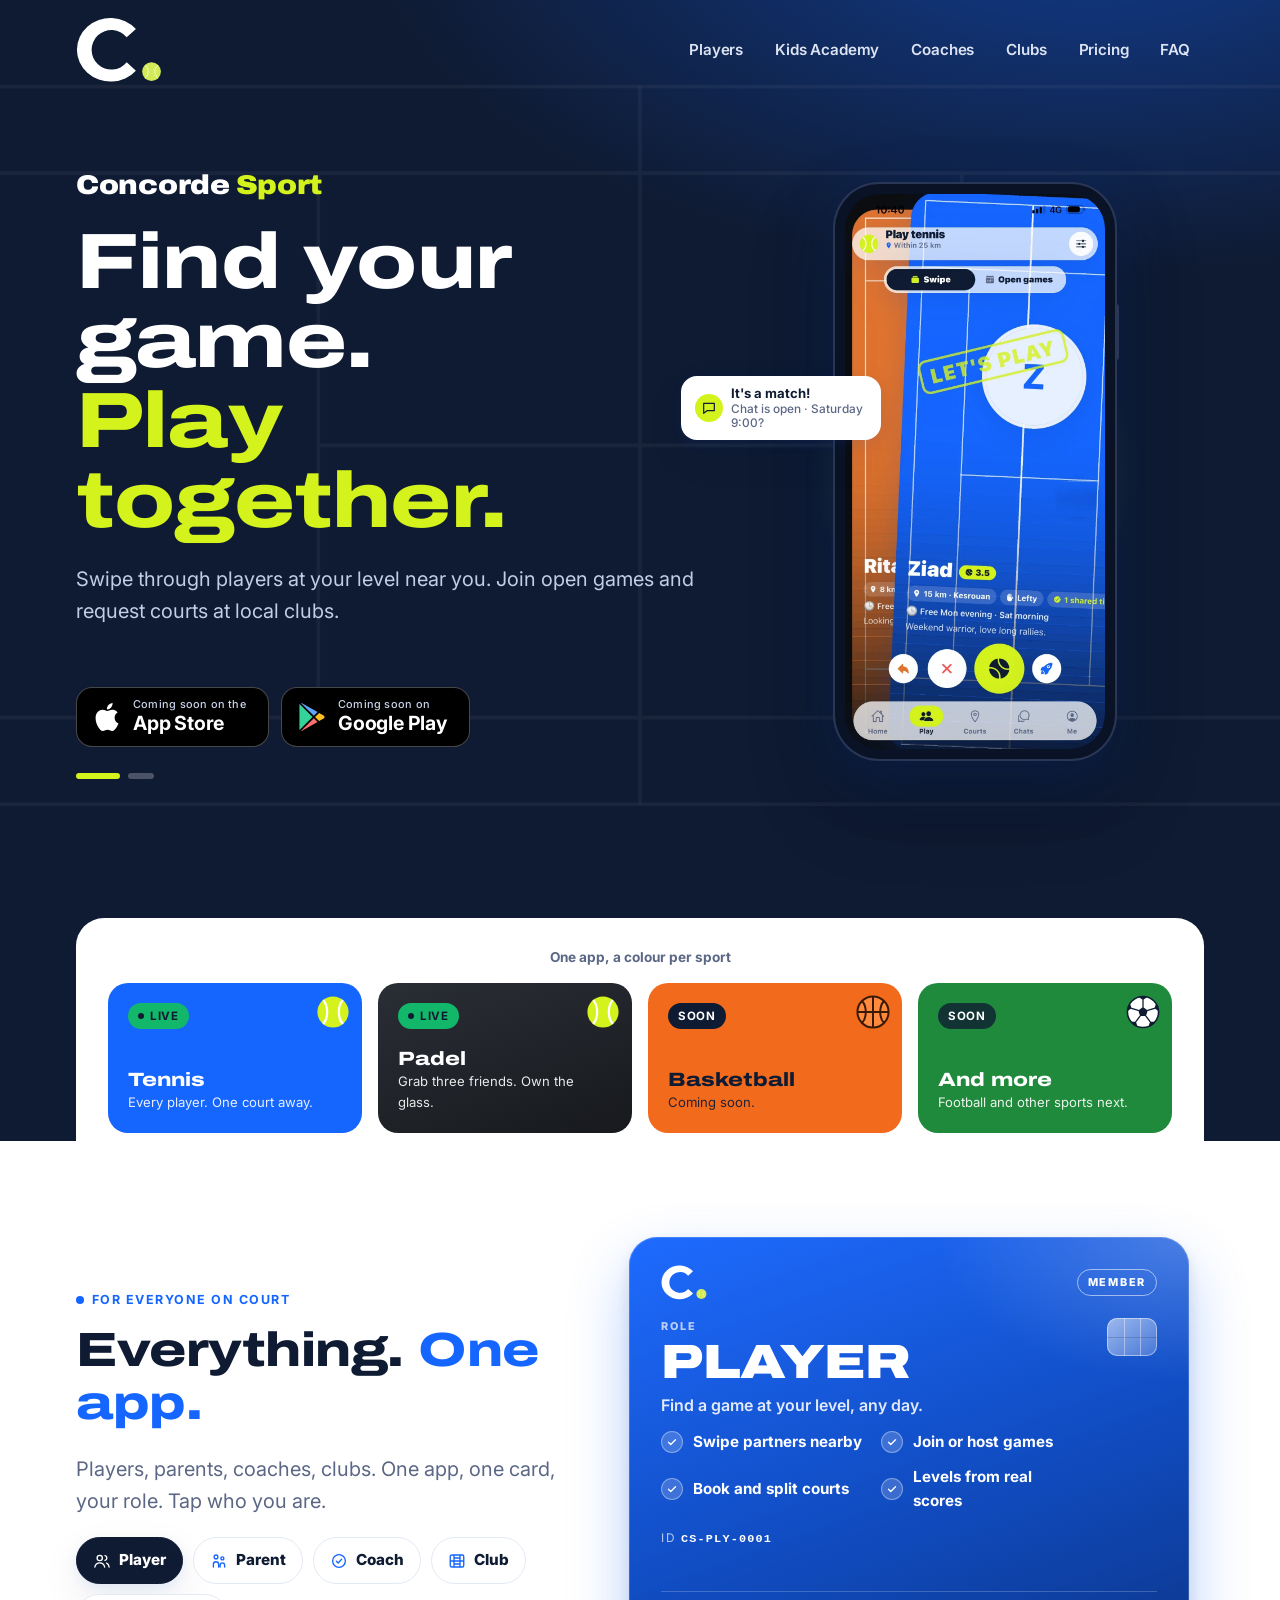
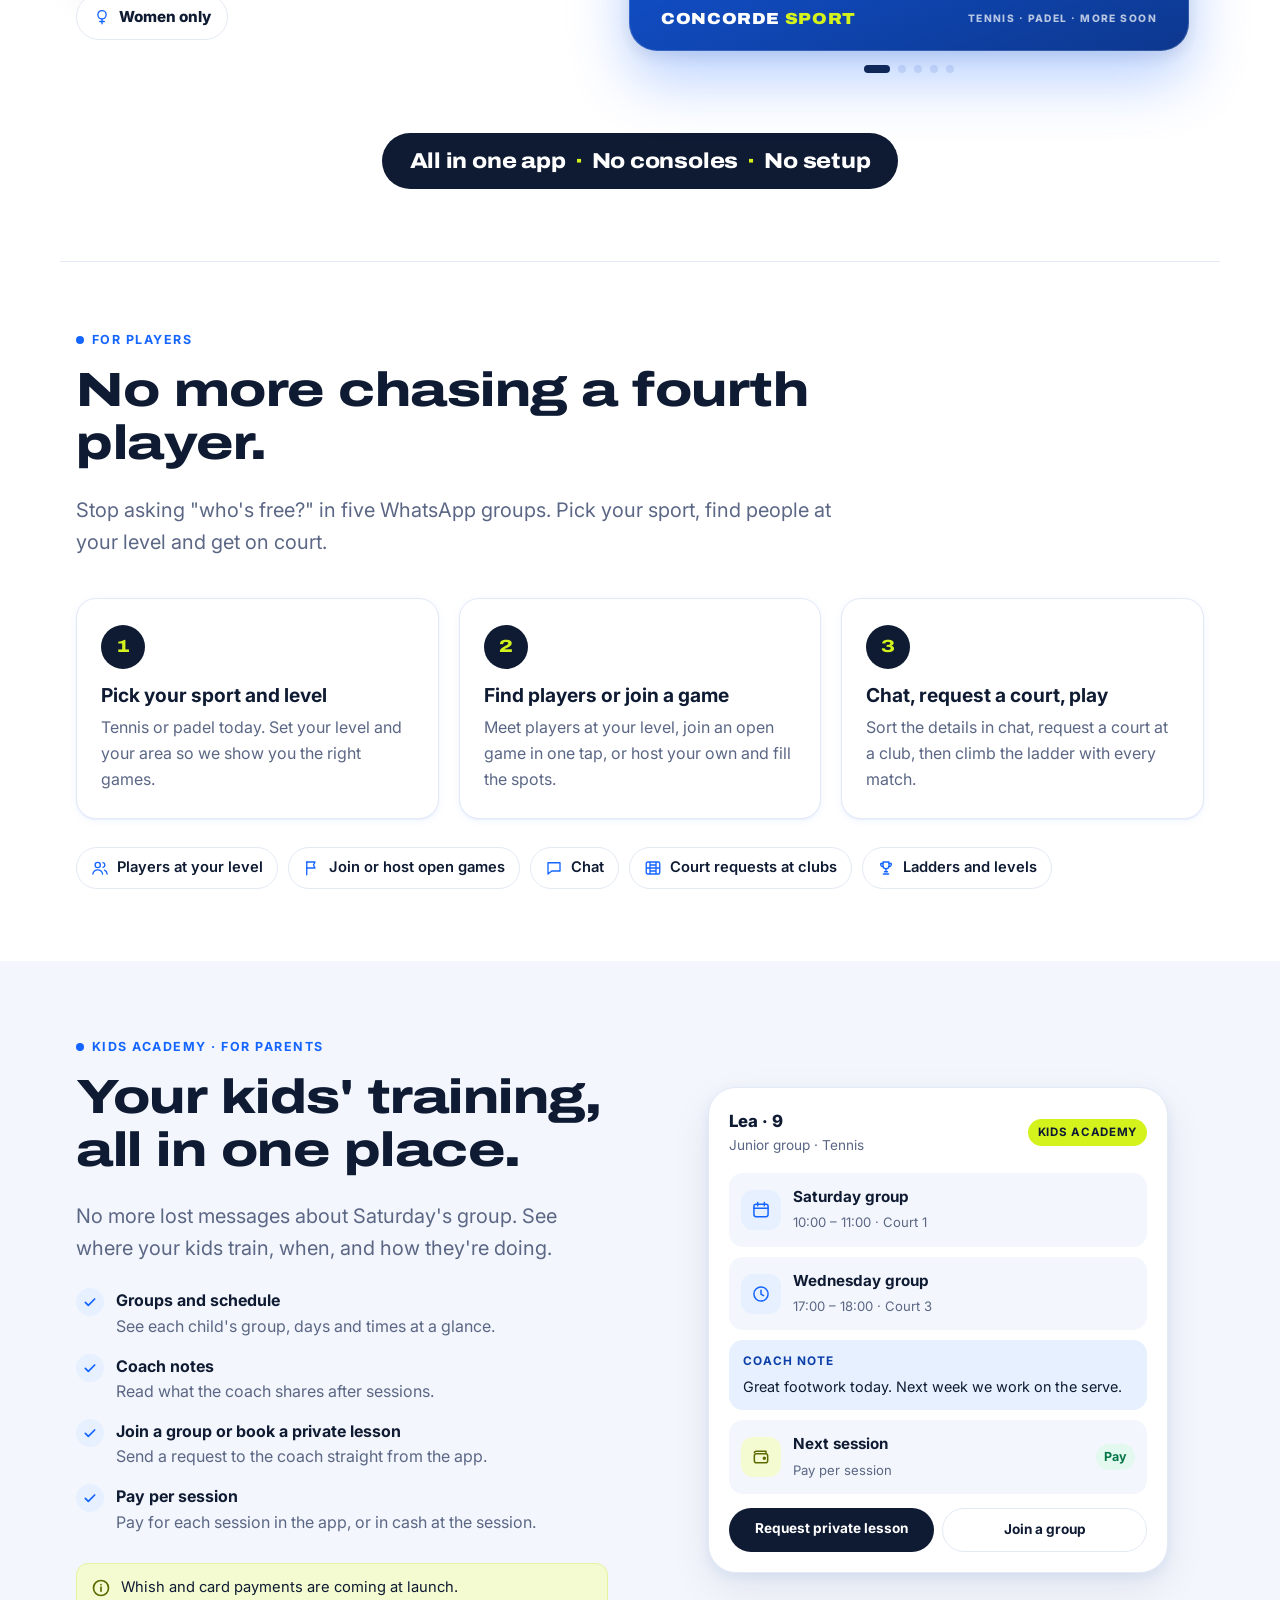
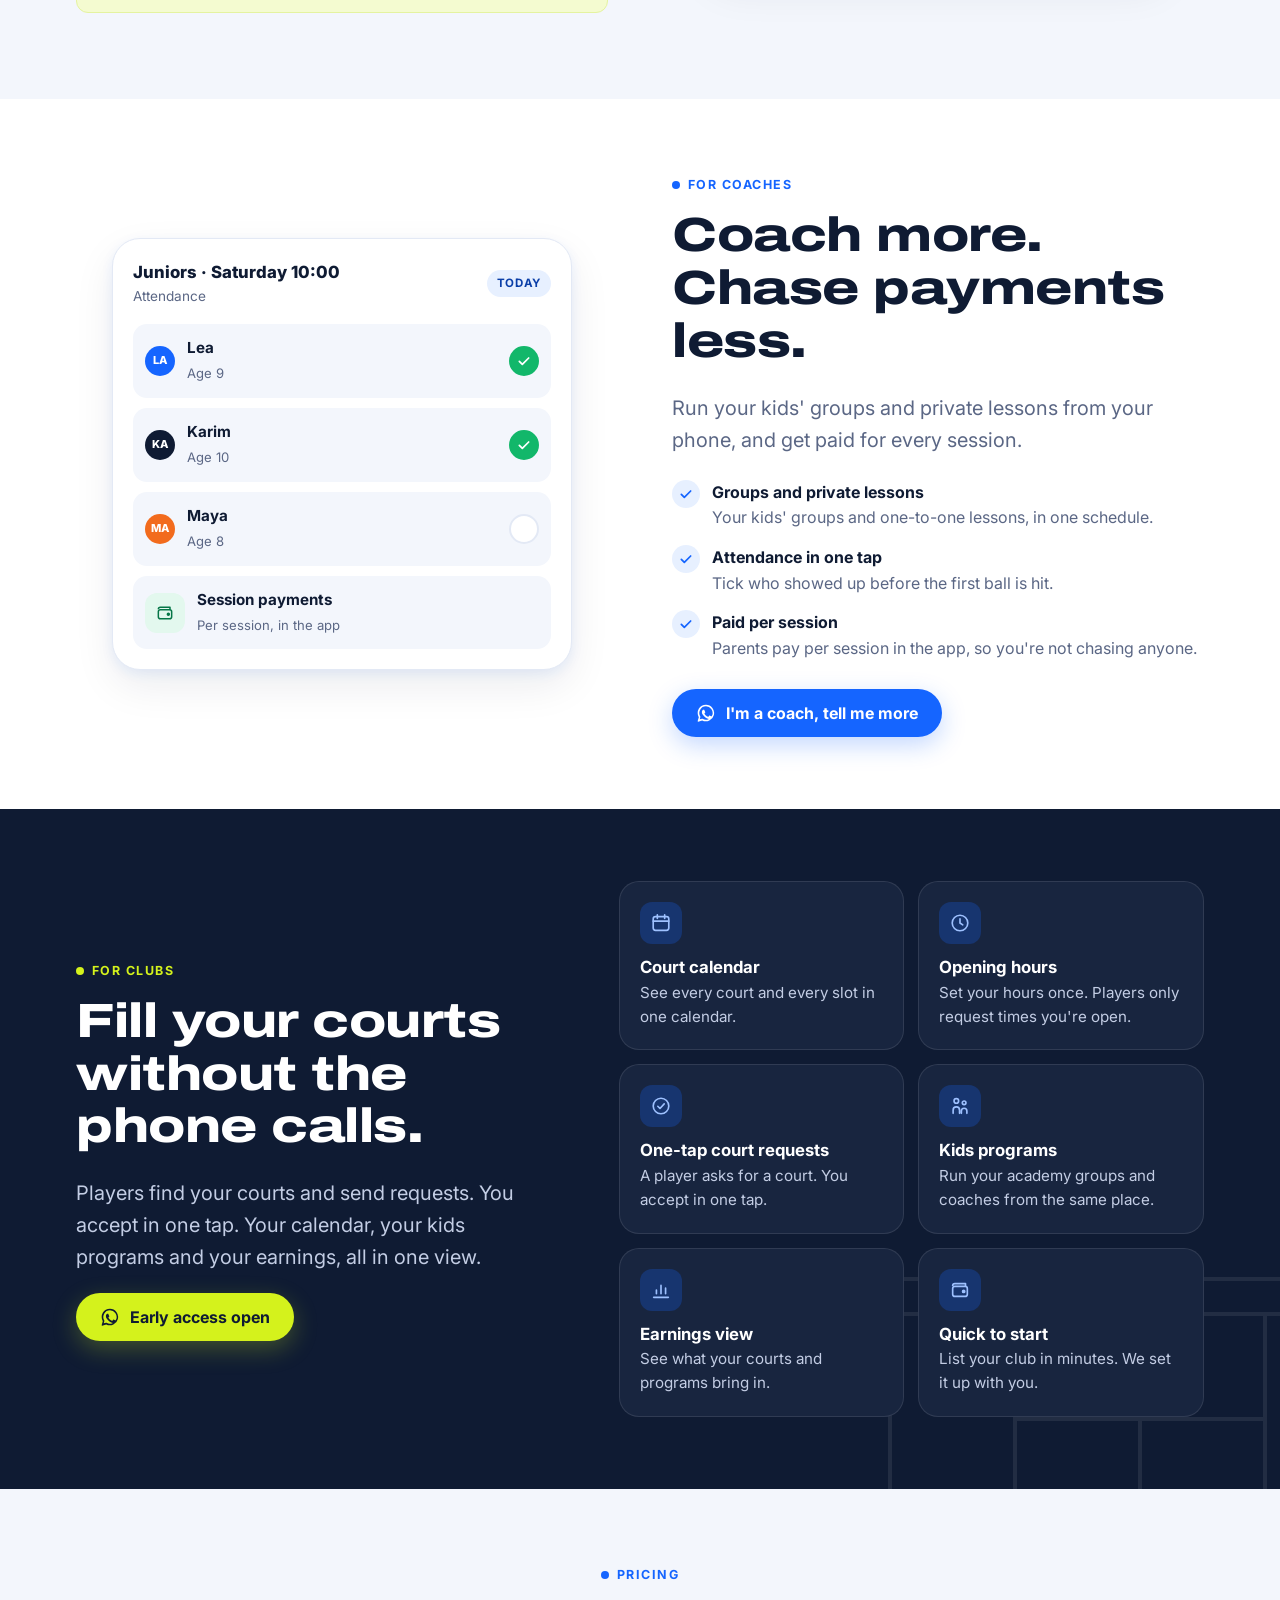
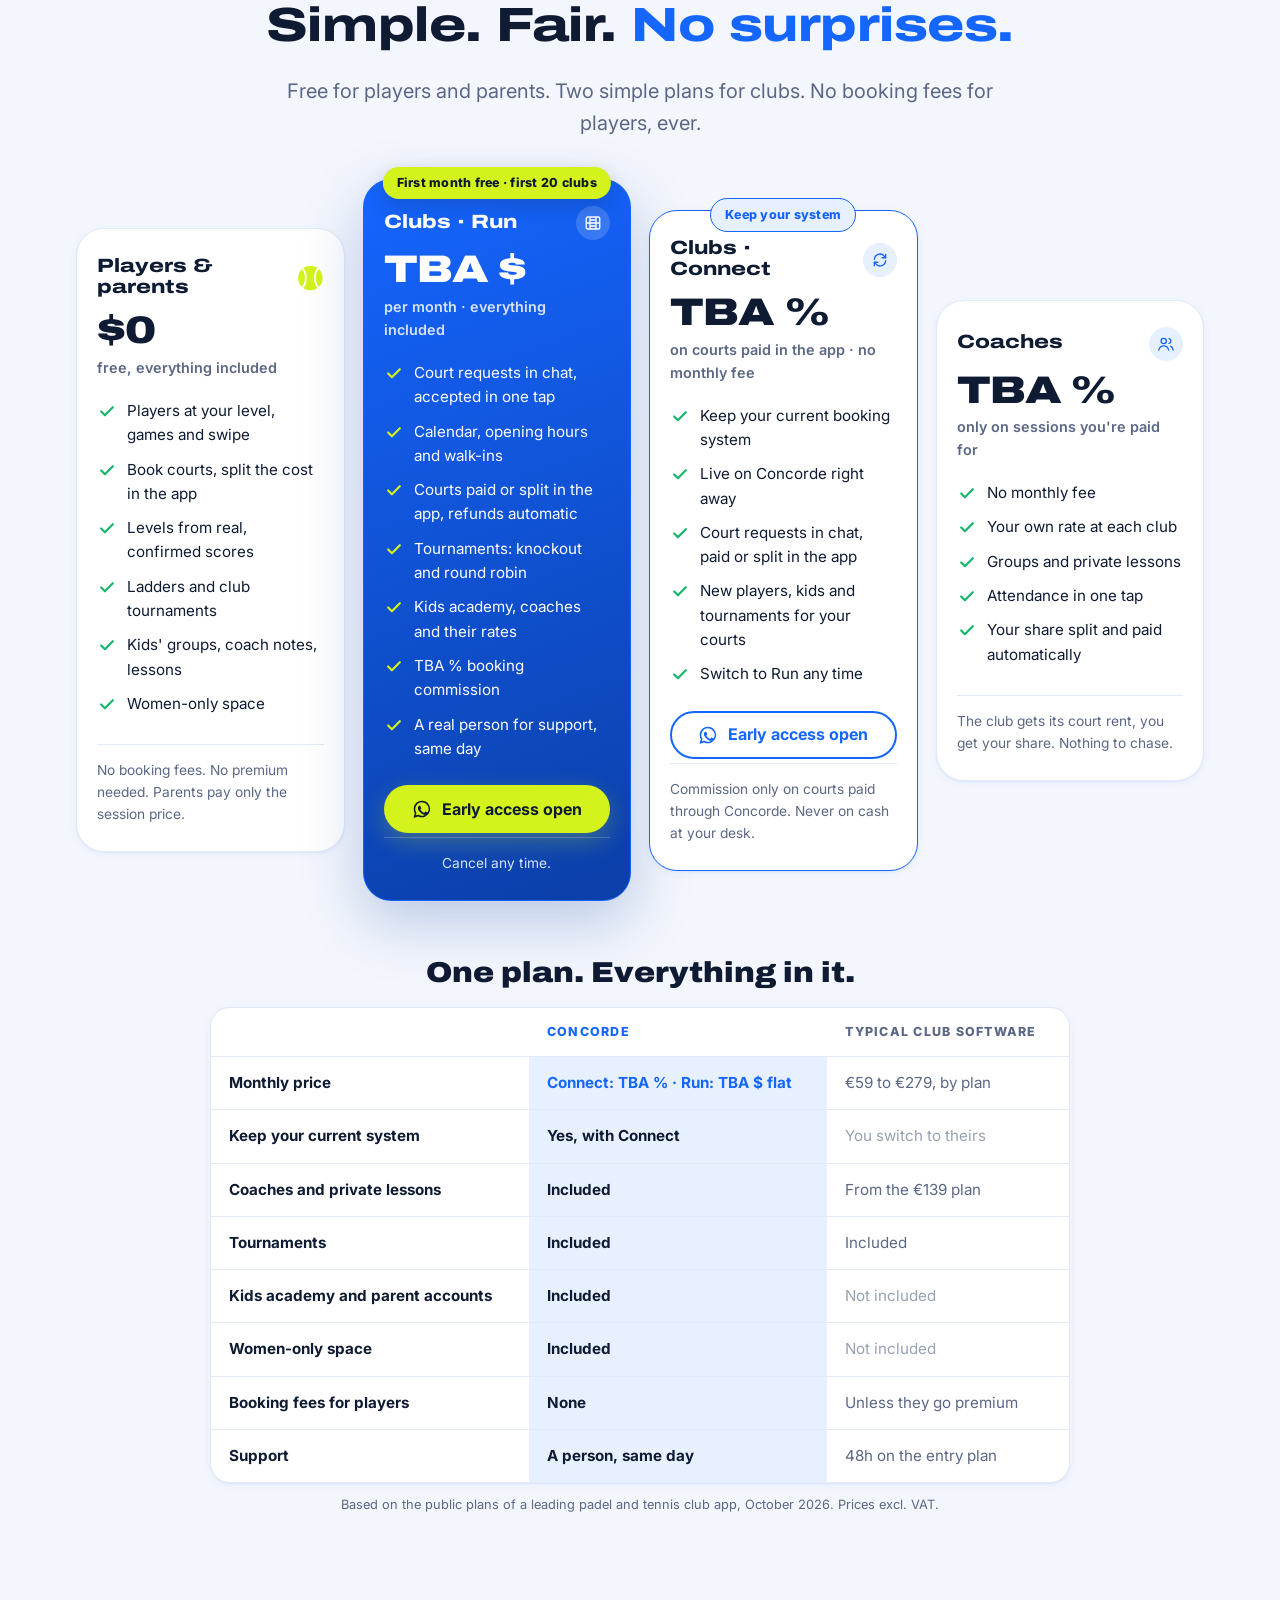
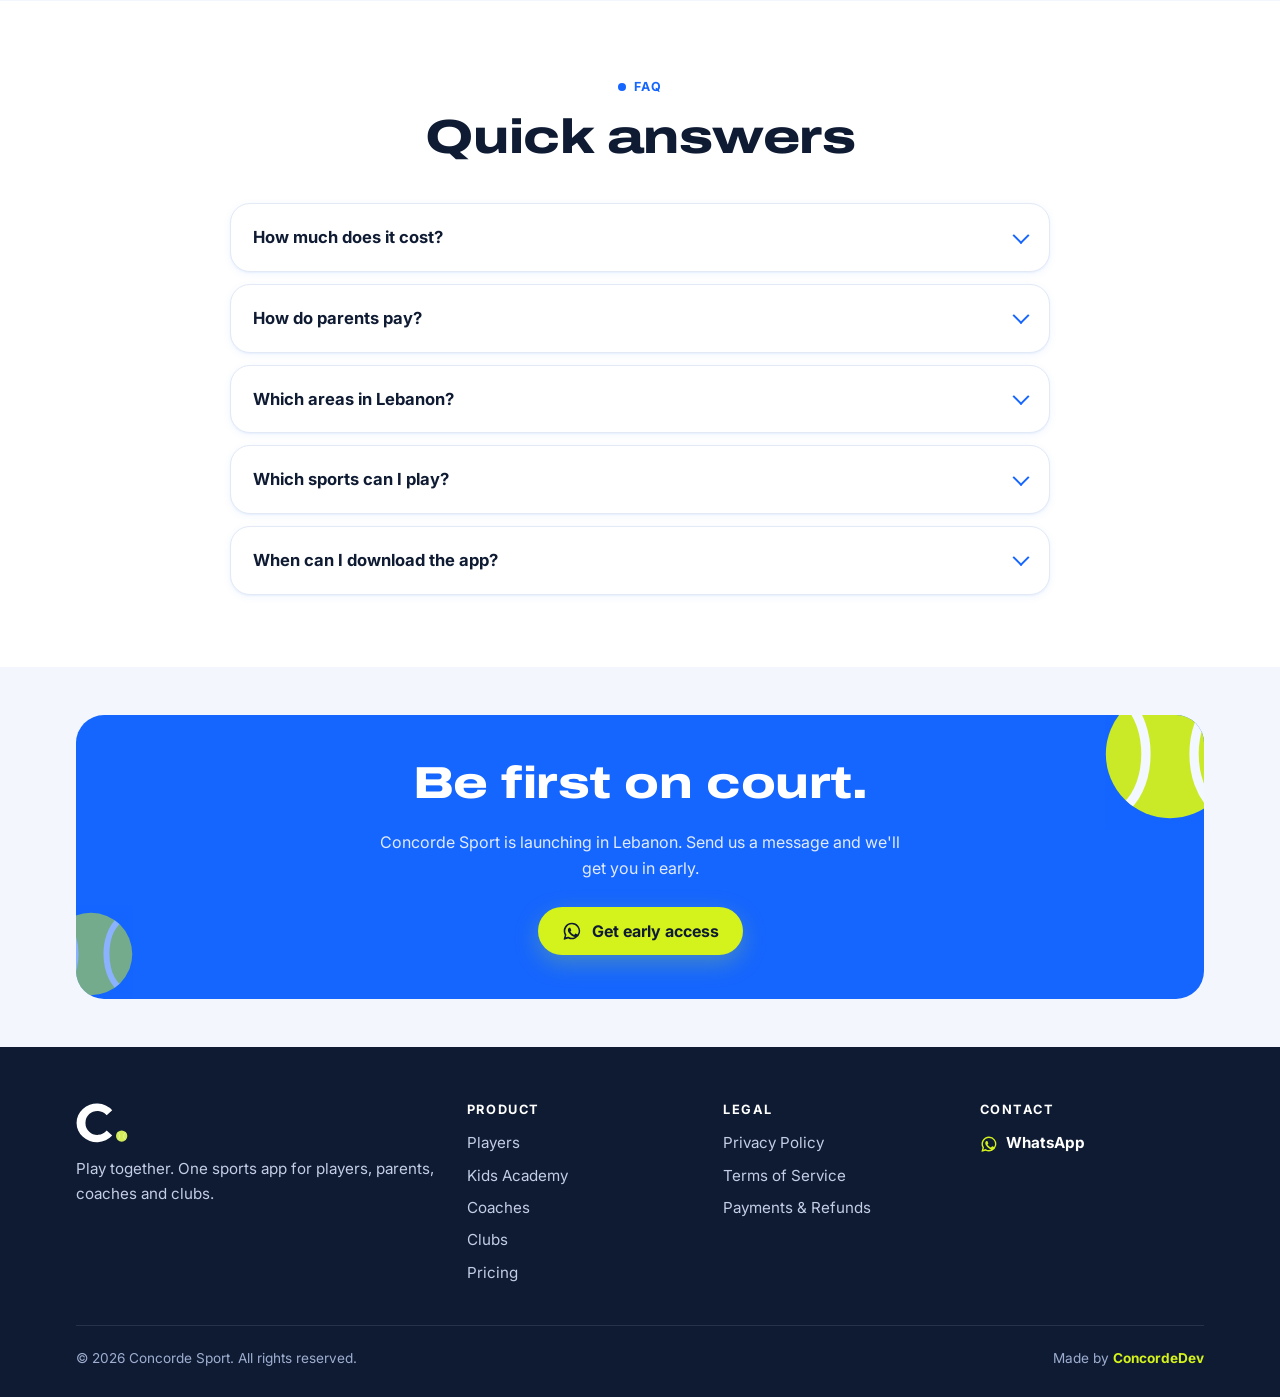
<file: index.html>
<!doctype html>
<html lang="en">
<head>
  <meta charset="utf-8">
  <meta name="viewport" content="width=device-width, initial-scale=1">
  <title>Concorde Sport · Play together</title>
  <meta name="description" content="Concorde Sport is the Lebanese app to find players at your level, join open games, request courts at clubs and run kids academies. Tennis and padel first. iPhone and Android coming soon.">
  <meta name="theme-color" content="#0F1B33">
  <link rel="canonical" href="https://concordesports.example/">

  <!-- Open Graph / Twitter (replace concordesports.example with the real domain) -->
  <meta property="og:type" content="website">
  <meta property="og:site_name" content="Concorde Sport">
  <meta property="og:title" content="Concorde Sport · Play together">
  <meta property="og:description" content="Find players at your level, join open games and request courts at clubs in Lebanon. Tennis and padel first.">
  <meta property="og:url" content="https://concordesports.example/">
  <meta property="og:image" content="https://concordesports.example/assets/img/og-image.png">
  <meta property="og:image:width" content="1200">
  <meta property="og:image:height" content="630">
  <meta property="og:image:alt" content="Concorde Sport. Play together.">
  <meta property="og:locale" content="en_LB">
  <meta name="twitter:card" content="summary_large_image">
  <meta name="twitter:title" content="Concorde Sport · Play together">
  <meta name="twitter:description" content="Find players at your level, join open games and request courts at clubs in Lebanon.">
  <meta name="twitter:image" content="https://concordesports.example/assets/img/og-image.png">

  <link rel="icon" href="assets/favicon.svg" type="image/svg+xml">
  <link rel="apple-touch-icon" href="assets/img/apple-touch-icon.png">
  <link rel="manifest" href="site.webmanifest">

  <link rel="preconnect" href="https://fonts.googleapis.com">
  <link rel="preconnect" href="https://fonts.gstatic.com" crossorigin>
  <link rel="stylesheet" href="https://fonts.googleapis.com/css2?family=Archivo:wdth,wght@100..125,700..900&family=Inter:wght@400;500;600;700;800&display=swap">
  <link rel="stylesheet" href="assets/css/styles.css?v=20261015">
  <script>document.documentElement.classList.add("js");</script>
  <!-- CONTACT EMAIL PLACEHOLDER: no public email yet. When ready, add it to the footer "Contact" list, e.g. hello@yourdomain -->
</head>
<body>
  <!-- Icon sprite -->
  <svg width="0" height="0" style="position:absolute" aria-hidden="true" focusable="false">
    <defs>
      <clipPath id="ballclip"><circle cx="12" cy="12" r="11"/></clipPath>
    </defs>
    <symbol id="i-chat" viewBox="0 0 24 24"><path fill="currentColor" d="M12 2a10 10 0 0 0-8.66 15l-1.3 4.74a.5.5 0 0 0 .62.62L7.4 21A10 10 0 1 0 12 2Zm0 2a8 8 0 1 1-4.1 14.88.9.9 0 0 0-.7-.09l-2.68.73.73-2.67a.9.9 0 0 0-.1-.7A8 8 0 0 1 12 4Zm-3.1 4.1c-.2 0-.52.07-.8.37-.27.3-1.04 1.02-1.04 2.48s1.07 2.88 1.21 3.08c.15.2 2.07 3.3 5.1 4.5 2.52 1 3.03.8 3.58.75.55-.05 1.77-.72 2.02-1.42.25-.7.25-1.3.17-1.42-.07-.13-.27-.2-.57-.35-.3-.15-1.77-.87-2.04-.97-.28-.1-.48-.15-.68.15-.2.3-.77.97-.95 1.17-.17.2-.35.22-.65.07-.3-.15-1.26-.46-2.4-1.48-.89-.79-1.49-1.77-1.66-2.07-.17-.3-.02-.46.13-.61.14-.13.3-.35.45-.52.15-.18.2-.3.3-.5.1-.2.05-.38-.02-.53-.08-.15-.66-1.63-.92-2.22-.23-.55-.47-.48-.65-.49h-.58Z"/></symbol>
    <symbol id="i-check" viewBox="0 0 24 24"><path fill="none" stroke="currentColor" stroke-width="2.6" stroke-linecap="round" stroke-linejoin="round" d="m5 12.5 4.5 4.5L19 7.5"/></symbol>
    <symbol id="i-menu" viewBox="0 0 24 24"><path fill="none" stroke="currentColor" stroke-width="2" stroke-linecap="round" d="M4 7h16M4 12h16M4 17h16"/></symbol>
    <symbol id="i-close" viewBox="0 0 24 24"><path fill="none" stroke="currentColor" stroke-width="2" stroke-linecap="round" d="M6 6l12 12M18 6 6 18"/></symbol>
    <symbol id="i-phone" viewBox="0 0 24 24"><g fill="none" stroke="currentColor" stroke-width="1.8" stroke-linecap="round"><rect x="6" y="2.5" width="12" height="19" rx="3"/><path d="M10.5 18.5h3"/></g></symbol>
    <symbol id="i-users" viewBox="0 0 24 24"><g fill="none" stroke="currentColor" stroke-width="1.8" stroke-linecap="round" stroke-linejoin="round"><circle cx="9" cy="8" r="3.5"/><path d="M2.5 20c.6-3.4 3.2-5.5 6.5-5.5s5.9 2.1 6.5 5.5"/><path d="M16 4.8a3.3 3.3 0 0 1 0 6.4M18 14.8c1.9.7 3.2 2.5 3.5 5.2"/></g></symbol>
    <symbol id="i-flag" viewBox="0 0 24 24"><g fill="none" stroke="currentColor" stroke-width="1.8" stroke-linecap="round" stroke-linejoin="round"><path d="M5 21V4"/><path d="M5 4h11l-2 4 2 4H5"/></g></symbol>
    <symbol id="i-msg" viewBox="0 0 24 24"><path fill="none" stroke="currentColor" stroke-width="1.8" stroke-linejoin="round" d="M4 5h16v11H9l-5 4V5Z"/></symbol>
    <symbol id="i-court" viewBox="0 0 24 24"><g fill="none" stroke="currentColor" stroke-width="1.8"><rect x="3" y="4" width="18" height="16" rx="2"/><path d="M3 12h18M8 4v16M16 4v16M8 8h8M8 16h8"/></g></symbol>
    <symbol id="i-trophy" viewBox="0 0 24 24"><g fill="none" stroke="currentColor" stroke-width="1.8" stroke-linecap="round" stroke-linejoin="round"><path d="M8 4h8v5a4 4 0 0 1-8 0V4Z"/><path d="M8 6H5a3 3 0 0 0 3 4M16 6h3a3 3 0 0 1-3 4M12 13v4M8.5 20h7M10 17h4"/></g></symbol>
    <symbol id="i-calendar" viewBox="0 0 24 24"><g fill="none" stroke="currentColor" stroke-width="1.8" stroke-linecap="round"><rect x="3.5" y="5" width="17" height="15" rx="2.5"/><path d="M3.5 10h17M8 3v4M16 3v4"/></g></symbol>
    <symbol id="i-clock" viewBox="0 0 24 24"><g fill="none" stroke="currentColor" stroke-width="1.8" stroke-linecap="round"><circle cx="12" cy="12" r="8.5"/><path d="M12 7.5V12l3 2"/></g></symbol>
    <symbol id="i-tap" viewBox="0 0 24 24"><g fill="none" stroke="currentColor" stroke-width="1.8" stroke-linecap="round" stroke-linejoin="round"><circle cx="12" cy="12" r="8.5"/><path d="m8.5 12.3 2.4 2.4 4.6-5"/></g></symbol>
    <symbol id="i-kids" viewBox="0 0 24 24"><g fill="none" stroke="currentColor" stroke-width="1.8" stroke-linecap="round" stroke-linejoin="round"><circle cx="8" cy="6.5" r="2.5"/><circle cx="16.5" cy="8.5" r="2"/><path d="M4.5 20v-3.5A3.5 3.5 0 0 1 8 13a3.5 3.5 0 0 1 3.5 3.5V20M13.5 20v-2.5a3 3 0 0 1 6 0V20"/></g></symbol>
    <symbol id="i-wallet" viewBox="0 0 24 24"><g fill="none" stroke="currentColor" stroke-width="1.8" stroke-linejoin="round"><path d="M4 7.5A2.5 2.5 0 0 1 6.5 5H18v3"/><rect x="4" y="8" width="16" height="11" rx="2.5"/><circle cx="16" cy="13.5" r="1.2" fill="currentColor"/></g></symbol>
    <symbol id="i-chart" viewBox="0 0 24 24"><g fill="none" stroke="currentColor" stroke-width="1.8" stroke-linecap="round"><path d="M4 20h16"/><path d="M7 16v-4M12 16V7M17 16v-6"/></g></symbol>
    <symbol id="i-note" viewBox="0 0 24 24"><g fill="none" stroke="currentColor" stroke-width="1.8" stroke-linecap="round" stroke-linejoin="round"><path d="M6 3.5h9l3.5 3.5v13.5H6z"/><path d="M9 11h6M9 15h6M9 7h3"/></g></symbol>
    <symbol id="i-info" viewBox="0 0 24 24"><g fill="none" stroke="currentColor" stroke-width="2" stroke-linecap="round"><circle cx="12" cy="12" r="9"/><path d="M12 11v5M12 8h.01"/></g></symbol>
    <symbol id="i-star" viewBox="0 0 24 24"><path fill="currentColor" d="m12 2.8 2.8 5.8 6.3.9-4.6 4.4 1.1 6.3L12 17.2l-5.6 3 1.1-6.3L2.9 9.5l6.3-.9L12 2.8Z"/></symbol>
    <symbol id="i-pin" viewBox="0 0 24 24"><g fill="none" stroke="currentColor" stroke-width="1.8"><path d="M12 21s-6.5-5.6-6.5-11a6.5 6.5 0 0 1 13 0c0 5.4-6.5 11-6.5 11Z"/><circle cx="12" cy="10" r="2.3"/></g></symbol>
    <symbol id="i-repeat" viewBox="0 0 24 24"><g fill="none" stroke="currentColor" stroke-width="1.8" stroke-linecap="round" stroke-linejoin="round"><path d="M4.5 11a7.5 7.5 0 0 1 13.2-4.2L19.5 9"/><path d="M19.5 4.5V9H15"/><path d="M19.5 13a7.5 7.5 0 0 1-13.2 4.2L4.5 15"/><path d="M4.5 19.5V15H9"/></g></symbol>
    <symbol id="i-women" viewBox="0 0 24 24"><g fill="none" stroke="currentColor" stroke-width="1.8" stroke-linecap="round"><circle cx="12" cy="9" r="5.5"/><path d="M12 14.5V21M9 18h6"/></g></symbol>
    <symbol id="i-globe" viewBox="0 0 24 24"><g fill="none" stroke="currentColor" stroke-width="1.8" stroke-linecap="round"><circle cx="12" cy="12" r="8.5"/><path d="M3.5 12h17M12 3.5c2.3 2.4 3.5 5.2 3.5 8.5s-1.2 6.1-3.5 8.5c-2.3-2.4-3.5-5.2-3.5-8.5s1.2-6.1 3.5-8.5Z"/></g></symbol>
    <!-- Sport balls -->
    <symbol id="ball-tennis" viewBox="0 0 24 24"><circle cx="12" cy="12" r="11" fill="#D4F21C"/><g clip-path="url(#ballclip)" fill="none" stroke="#fff" stroke-width="1.6" stroke-linecap="round"><path d="M4.5 3c4.5 4 4.5 14 0 18M19.5 3c-4.5 4-4.5 14 0 18"/></g></symbol>
    <symbol id="ball-padel" viewBox="0 0 24 24"><circle cx="12" cy="12" r="11" fill="#D4F21C"/><g clip-path="url(#ballclip)" fill="none" stroke="#fff" stroke-width="1.6" stroke-linecap="round"><path d="M4.5 3c4.5 4 4.5 14 0 18M19.5 3c-4.5 4-4.5 14 0 18"/></g></symbol>
    <symbol id="ball-basket" viewBox="0 0 24 24"><circle cx="12" cy="12" r="11" fill="#FF8A3D"/><g clip-path="url(#ballclip)" fill="none" stroke="#3A1A05" stroke-width="1.4"><path d="M1 12h22M12 1v22M4.2 4.2c3.6 3.6 3.6 12 0 15.6M19.8 4.2c-3.6 3.6-3.6 12 0 15.6"/></g><circle cx="12" cy="12" r="11" fill="none" stroke="#3A1A05" stroke-width="1.4"/></symbol>
    <symbol id="ball-football" viewBox="0 0 24 24"><circle cx="12" cy="12" r="11" fill="#fff"/><g clip-path="url(#ballclip)"><path fill="#0F1B33" d="M12,8.5L15.33,10.92L14.06,14.83L9.94,14.83L8.67,10.92ZM12,3.5L9.24,1.5L10.3,-1.75L13.7,-1.75L14.76,1.5ZM20.08,9.38L21.14,6.13L24.54,6.13L25.6,9.38L22.84,11.38ZM17,18.87L20.4,18.87L21.46,22.12L18.7,24.12L15.94,22.12ZM7,18.87L8.06,22.12L5.3,24.12L2.54,22.12L3.6,18.87ZM3.92,9.38L1.16,11.38L-1.6,9.38L-0.54,6.13L2.86,6.13Z"/><path fill="none" stroke="#0F1B33" stroke-width=".9" stroke-linecap="round" d="M12,8.5L12,3.5M15.33,10.92L20.08,9.37M14.06,14.83L17,18.88M9.94,14.83L7,18.88M8.67,10.92L3.92,9.37"/></g><circle cx="12" cy="12" r="11" fill="none" stroke="#0F1B33" stroke-width="1.1"/></symbol>
  </svg>

  <a class="skip-link" href="#main">Skip to content</a>

  <header class="site-header">
    <div class="container header-inner">
      <a class="brand" href="index.html" aria-label="Concorde Sport home">
        <span class="logo"><img src="assets/logo-mark.svg" alt="Concorde Sport" width="52" height="40"></span>
      </a>
      <button class="nav-toggle" type="button" aria-expanded="false" aria-controls="site-nav" aria-label="Open menu">
        <span class="burger" aria-hidden="true"><span></span><span></span></span>

      </button>
      <nav class="site-nav" id="site-nav" aria-label="Main">
        <ul>
          <li><a href="#players">Players</a></li>
          <li><a href="#academy">Kids Academy</a></li>
          <li><a href="#coaches">Coaches</a></li>
          <li><a href="#clubs">Clubs</a></li>
          <li><a href="#pricing">Pricing</a></li>
          <li><a href="#faq">FAQ</a></li>
        </ul>
      </nav>
    </div>
  </header>

  <main id="main">
    <!-- ============ HERO ============ -->
    <section class="hero on-dark" aria-labelledby="hero-title">
      <svg class="hero-court" viewBox="0 0 1200 720" preserveAspectRatio="xMidYMid slice" aria-hidden="true" focusable="false">
        <g fill="none" stroke="#FFFFFF" stroke-opacity=".09" stroke-width="3">
          <rect x="80" y="70" width="1040" height="580"/>
          <path d="M80 140h1040M80 580h1040M340 140v440M860 140v440M340 360h520M600 70v580"/>
        </g>
      </svg>

      <div class="container hero-inner" id="hero-rotator" aria-roledescription="carousel" aria-label="What Concorde does">
        <div class="hero-copy">
          <!-- Only this text and the phone screen change; the buttons stay put. -->
          <p class="hero-brand">Concorde <span>Sport</span></p>
          <div class="rot" aria-live="polite">
            <div class="rot-item is-active">
              <h1 id="hero-title" class="display hero-h1">Find your game. <span class="accent">Play together.</span></h1>
              <p class="lead">Swipe through players at your level near you. Join open games and request courts at local clubs.</p>
            </div>
            <div class="rot-item" aria-hidden="true">
              <p class="display hero-h1">Competitions. <span class="accent">No one forgets the score.</span></p>
              <p class="lead">Start a ladder with your friends. Both players confirm every score, and the ladder keeps count.</p>
            </div>
          </div>

          <!-- Store buttons: set href to the App Store / Google Play listing at launch and drop aria-disabled. -->
          <div class="store-row" aria-label="Get the app">
            <a class="store-btn" href="#" aria-disabled="true" data-store="ios" title="Coming soon">
              <svg viewBox="0 0 24 24" aria-hidden="true"><path fill="currentColor" d="M12.152 6.896c-.948 0-2.415-1.078-3.96-1.04-2.04.027-3.91 1.183-4.961 3.014-2.117 3.675-.546 9.103 1.519 12.09 1.013 1.454 2.208 3.09 3.792 3.039 1.52-.065 2.09-.987 3.935-.987 1.831 0 2.35.987 3.96.948 1.637-.026 2.676-1.48 3.676-2.948 1.156-1.688 1.636-3.325 1.662-3.415-.039-.013-3.182-1.221-3.22-4.857-.026-3.04 2.48-4.494 2.597-4.559-1.429-2.09-3.623-2.324-4.39-2.376-2-.156-3.675 1.09-4.61 1.09zM15.53 3.83c.843-1.012 1.4-2.427 1.245-3.83-1.207.052-2.662.805-3.532 1.818-.78.896-1.454 2.338-1.273 3.714 1.338.104 2.715-.688 3.559-1.701"/></svg>
              <span><small>Coming soon on the</small>App Store</span>
            </a>
            <a class="store-btn" href="#" aria-disabled="true" data-store="android" title="Coming soon">
              <svg viewBox="0 0 24 24" aria-hidden="true"><path fill="#34D399" d="M1.337.924a1.486 1.486 0 0 0-.112.568v21.017c0 .217.045.419.124.6l11.155-11.087L1.337.924z"/><path fill="#60A5FA" d="M13.544 10.989l3.258-3.238L3.45.195a1.466 1.466 0 0 0-.946-.179l11.04 10.973z"/><path fill="#FBBF24" d="M22.018 13.298l-3.919 2.218-3.515-3.493 3.543-3.521 3.891 2.202a1.49 1.49 0 0 1 0 2.594z"/><path fill="#F87171" d="M13.544 13.056l-11 10.933c.298.036.612-.016.906-.183l13.324-7.54-3.23-3.21z"/></svg>
              <span><small>Coming soon on</small>Google Play</span>
            </a>
          </div>
          <div class="hero-dots" role="tablist" aria-label="Choose a slide">
            <button class="hero-dot is-active" type="button" role="tab" aria-selected="true" aria-label="Play together"></button>
            <button class="hero-dot" type="button" role="tab" aria-selected="false" aria-label="Competitions"></button>
          </div>
        </div>

        <div class="phone-wrap">
          <div class="phone">
            <div class="phone-screen shot-screen">
              <img class="shot is-active" src="assets/img/screens/match.webp" width="924" height="2000" alt="Swiping right on a player in Concorde: Let's play">
              <img class="shot" src="assets/img/screens/ladder.webp" width="924" height="2000" alt="Saturday Crew, a friends' ladder: you are #2 of 4, latest result 6-4 7-5" loading="lazy">
            </div>
          </div>
          <!-- One bubble per slide, each in its own spot. -->
          <div class="float-chip chip-pos-1 is-active" data-slide="0" aria-hidden="true">
            <span class="dot" style="background:#D4F21C;color:#0F1B33"><svg><use href="#i-msg"/></svg></span>
            <span>It's a match! <small>Chat is open · Saturday 9:00?</small></span>
          </div>
          <div class="float-chip chip-pos-2" data-slide="1" aria-hidden="true">
            <span class="dot" style="background:#E3F8EE;color:#067647"><svg><use href="#i-trophy"/></svg></span>
            <span>Score confirmed <small>6–4, 7–5 · you moved up to #2</small></span>
          </div>
        </div>
      </div>
    </section>

    <!-- ============ SPORTS STRIP ============ -->
    <section class="sports" aria-labelledby="sports-title">
      <div class="container">
        <div class="sports-panel">
          <h2 id="sports-title" class="sports-title">One app, a colour per sport</h2>
          <ul class="sports-grid">
            <li class="sport sport--tennis reveal">
              <span class="badge badge--live">Live</span>
              <svg class="sport-ball" aria-hidden="true"><use href="#ball-tennis"/></svg>
              <div><h3>Tennis</h3><p>Every player. One court away.</p></div>
            </li>
            <li class="sport sport--padel reveal reveal-d1">
              <span class="badge badge--live">Live</span>
              <svg class="sport-ball" aria-hidden="true"><use href="#ball-padel"/></svg>
              <div><h3>Padel</h3><p>Grab three friends. Own the glass.</p></div>
            </li>
            <li class="sport sport--basket reveal reveal-d2">
              <span class="badge badge--soon">Soon</span>
              <svg class="sport-ball" aria-hidden="true"><use href="#ball-basket"/></svg>
              <div><h3>Basketball</h3><p>Coming soon.</p></div>
            </li>
            <li class="sport sport--football reveal reveal-d3">
              <span class="badge badge--soon">Soon</span>
              <svg class="sport-ball" aria-hidden="true"><use href="#ball-football"/></svg>
              <div><h3>And more</h3><p>Football and other sports next.</p></div>
            </li>
          </ul>
        </div>
      </div>
    </section>

    <!-- ============ EVERYTHING · ONE APP ============ -->
    <!-- One member card that changes with the role you tap: players, parents, coaches, clubs, women only. -->
    <section class="section everything" id="everything" aria-labelledby="everything-title">
      <div class="container everything-inner">
        <div class="everything-copy reveal">
          <p class="eyebrow">For everyone on court</p>
          <h2 id="everything-title" class="display h2">Everything. <span class="accent">One app.</span></h2>
          <p class="lead">Players, parents, coaches, clubs. One app, one card, your role. Tap who you are.</p>
          <div class="id-tabs" data-id-tabs>
            <button type="button" class="id-tab" data-id-tab aria-controls="id-players" id="id-tab-players"><svg aria-hidden="true"><use href="#i-users"/></svg>Player</button>
            <button type="button" class="id-tab" data-id-tab aria-controls="id-parents" id="id-tab-parents"><svg aria-hidden="true"><use href="#i-kids"/></svg>Parent</button>
            <button type="button" class="id-tab" data-id-tab aria-controls="id-coaches" id="id-tab-coaches"><svg aria-hidden="true"><use href="#i-tap"/></svg>Coach</button>
            <button type="button" class="id-tab" data-id-tab aria-controls="id-clubs" id="id-tab-clubs"><svg aria-hidden="true"><use href="#i-court"/></svg>Club</button>
            <button type="button" class="id-tab" data-id-tab aria-controls="id-women" id="id-tab-women"><svg aria-hidden="true"><use href="#i-women"/></svg>Women only</button>
          </div>
        </div>
        <div class="id-stage reveal reveal-d1" data-id>
          <div class="id-card" data-id-card>
            <div class="id-top">
              <img src="assets/logo-mark.svg" alt="" class="id-logo" width="44" height="34">
              <span class="id-kind">MEMBER</span>
            </div>
            <div class="id-chip" aria-hidden="true"><svg><use href="#ball-tennis"/></svg></div>
            <div class="id-faces">
              <div class="id-face" id="id-players" data-id-face>
                <p class="id-label">Role</p>
                <h3 class="id-role">Player</h3>
                <p class="id-line">Find a game at your level, any day.</p>
                <ul class="id-perks">
                    <li><svg aria-hidden="true"><use href="#i-check"/></svg>Swipe partners nearby</li>
                    <li><svg aria-hidden="true"><use href="#i-check"/></svg>Join or host games</li>
                    <li><svg aria-hidden="true"><use href="#i-check"/></svg>Book and split courts</li>
                    <li><svg aria-hidden="true"><use href="#i-check"/></svg>Levels from real scores</li>
                </ul>
                <p class="id-code">ID <b>CS-PLY-0001</b></p>
              </div>              <div class="id-face" id="id-parents" data-id-face>
                <p class="id-label">Role</p>
                <h3 class="id-role">Parent</h3>
                <p class="id-line">Your kids' training, on your phone.</p>
                <ul class="id-perks">
                    <li><svg aria-hidden="true"><use href="#i-check"/></svg>Groups and schedule</li>
                    <li><svg aria-hidden="true"><use href="#i-check"/></svg>Notes from the coach</li>
                    <li><svg aria-hidden="true"><use href="#i-check"/></svg>Lessons at any club</li>
                    <li><svg aria-hidden="true"><use href="#i-check"/></svg>Pay per session</li>
                </ul>
                <p class="id-code">ID <b>CS-PAR-0001</b></p>
              </div>              <div class="id-face" id="id-coaches" data-id-face>
                <p class="id-label">Role</p>
                <h3 class="id-role">Coach</h3>
                <p class="id-line">Your rate, your clubs, paid automatically.</p>
                <ul class="id-perks">
                    <li><svg aria-hidden="true"><use href="#i-check"/></svg>A rate per club</li>
                    <li><svg aria-hidden="true"><use href="#i-check"/></svg>Groups and lessons</li>
                    <li><svg aria-hidden="true"><use href="#i-check"/></svg>Attendance in one tap</li>
                    <li><svg aria-hidden="true"><use href="#i-check"/></svg>Your share, automatic</li>
                </ul>
                <p class="id-code">ID <b>CS-CCH-0001</b></p>
              </div>              <div class="id-face" id="id-clubs" data-id-face>
                <p class="id-label">Role</p>
                <h3 class="id-role">Club</h3>
                <p class="id-line">Your courts and academy, from one screen.</p>
                <ul class="id-perks">
                    <li><svg aria-hidden="true"><use href="#i-check"/></svg>Court requests in chat</li>
                    <li><svg aria-hidden="true"><use href="#i-check"/></svg>Calendar and hours</li>
                    <li><svg aria-hidden="true"><use href="#i-check"/></svg>Tournaments and coaches</li>
                    <li><svg aria-hidden="true"><use href="#i-check"/></svg>Paid courts, refunds done</li>
                </ul>
                <p class="id-code">ID <b>CS-CLB-0001</b></p>
              </div>              <div class="id-face" id="id-women" data-id-face>
                <p class="id-label">Role</p>
                <h3 class="id-role">Women only</h3>
                <p class="id-line">A space where only women can find you.</p>
                <ul class="id-perks">
                    <li><svg aria-hidden="true"><use href="#i-check"/></svg>Only women see you</li>
                    <li><svg aria-hidden="true"><use href="#i-check"/></svg>Women-only games</li>
                    <li><svg aria-hidden="true"><use href="#i-check"/></svg>Ladies' padel nights</li>
                    <li><svg aria-hidden="true"><use href="#i-check"/></svg>On or off in one tap</li>
                </ul>
                <p class="id-code">ID <b>CS-WMN-0001</b></p>
              </div>            </div>
            <div class="id-bottom" aria-hidden="true">
              <span class="id-brand">CONCORDE <span>SPORT</span></span>
              <span class="id-sports">TENNIS · PADEL · MORE SOON</span>
            </div>
          </div>
          <div class="id-nav" aria-hidden="true">
            <div class="id-dots" data-id-dots></div>
            <p class="id-hint" data-id-hint><span class="hint-hand">👈</span> Swipe the card to change role</p>
          </div>
        </div>
      </div>
      <div class="container"><p class="all-line reveal">All in one app <span aria-hidden="true">·</span> No consoles <span aria-hidden="true">·</span> No setup</p></div>
    </section>
    <!-- ============ PLAYERS ============ -->
    <section class="section section--white" id="players" aria-labelledby="players-title">
      <div class="container">
        <div class="section-head reveal">
          <p class="eyebrow">For players</p>
          <h2 id="players-title" class="display h2">No more chasing a fourth player.</h2>
          <p class="lead">Stop asking "who's free?" in five WhatsApp groups. Pick your sport, find people at your level and get on court.</p>
        </div>
        <ol class="steps">
          <li class="step reveal">
            <span class="step-num" aria-hidden="true">1</span>
            <h3 class="h3">Pick your sport and level</h3>
            <p>Tennis or padel today. Set your level and your area so we show you the right games.</p>
          </li>
          <li class="step reveal reveal-d1">
            <span class="step-num" aria-hidden="true">2</span>
            <h3 class="h3">Find players or join a game</h3>
            <p>Meet players at your level, join an open game in one tap, or host your own and fill the spots.</p>
          </li>
          <li class="step reveal reveal-d2">
            <span class="step-num" aria-hidden="true">3</span>
            <h3 class="h3">Chat, request a court, play</h3>
            <p>Sort the details in chat, request a court at a club, then climb the ladder with every match.</p>
          </li>
        </ol>
        <ul class="feature-chips reveal" aria-label="Player features">
          <li><svg aria-hidden="true"><use href="#i-users"/></svg>Players at your level</li>
          <li><svg aria-hidden="true"><use href="#i-flag"/></svg>Join or host open games</li>
          <li><svg aria-hidden="true"><use href="#i-msg"/></svg>Chat</li>
          <li><svg aria-hidden="true"><use href="#i-court"/></svg>Court requests at clubs</li>
          <li><svg aria-hidden="true"><use href="#i-trophy"/></svg>Ladders and levels</li>
        </ul>
      </div>
    </section>

    <!-- ============ KIDS ACADEMY ============ -->
    <section class="section" id="academy" aria-labelledby="academy-title">
      <div class="container split">
        <div class="reveal">
          <p class="eyebrow">Kids Academy · For parents</p>
          <h2 id="academy-title" class="display h2">Your kids' training, all in one place.</h2>
          <p class="lead">No more lost messages about Saturday's group. See where your kids train, when, and how they're doing.</p>
          <ul class="check-list">
            <li><span class="tick"><svg aria-hidden="true"><use href="#i-check"/></svg></span><span><strong>Groups and schedule</strong><span class="txt">See each child's group, days and times at a glance.</span></span></li>
            <li><span class="tick"><svg aria-hidden="true"><use href="#i-check"/></svg></span><span><strong>Coach notes</strong><span class="txt">Read what the coach shares after sessions.</span></span></li>
            <li><span class="tick"><svg aria-hidden="true"><use href="#i-check"/></svg></span><span><strong>Join a group or book a private lesson</strong><span class="txt">Send a request to the coach straight from the app.</span></span></li>
            <li><span class="tick"><svg aria-hidden="true"><use href="#i-check"/></svg></span><span><strong>Pay per session</strong><span class="txt">Pay for each session in the app, or in cash at the session.</span></span></li>
          </ul>
          <p class="note"><svg aria-hidden="true"><use href="#i-info"/></svg><span>Whish and card payments are coming at launch.</span></p>
        </div>
        <div class="split-visual reveal reveal-d1" aria-hidden="true">
          <div class="mock">
            <div class="mock-head">
              <div>
                <p class="mock-title">Lea · 9</p>
                <p class="mock-sub">Junior group · Tennis</p>
              </div>
              <span class="badge badge--ball">Kids Academy</span>
            </div>
            <div class="mock-row">
              <span class="mock-icon" style="background:#E7F0FF;color:#1565FF"><svg><use href="#i-calendar"/></svg></span>
              <div class="grow"><strong>Saturday group</strong><small>10:00 – 11:00 · Court 1</small></div>
            </div>
            <div class="mock-row">
              <span class="mock-icon" style="background:#E7F0FF;color:#1565FF"><svg><use href="#i-clock"/></svg></span>
              <div class="grow"><strong>Wednesday group</strong><small>17:00 – 18:00 · Court 3</small></div>
            </div>
            <p class="mock-quote"><b>Coach note</b>Great footwork today. Next week we work on the serve.</p>
            <div class="mock-row">
              <span class="mock-icon" style="background:#F4FBD0;color:#5C6B00"><svg><use href="#i-wallet"/></svg></span>
              <div class="grow"><strong>Next session</strong><small>Pay per session</small></div>
              <span class="paid">Pay</span>
            </div>
            <div class="mock-actions">
              <span class="a1">Request private lesson</span>
              <span class="a2">Join a group</span>
            </div>
          </div>
        </div>
      </div>
    </section>

    <!-- ============ COACHES ============ -->
    <section class="section section--white" id="coaches" aria-labelledby="coaches-title">
      <div class="container split split--flip">
        <div class="reveal">
          <p class="eyebrow">For coaches</p>
          <h2 id="coaches-title" class="display h2">Coach more. Chase payments less.</h2>
          <p class="lead">Run your kids' groups and private lessons from your phone, and get paid for every session.</p>
          <ul class="check-list">
            <li><span class="tick"><svg aria-hidden="true"><use href="#i-check"/></svg></span><span><strong>Groups and private lessons</strong><span class="txt">Your kids' groups and one-to-one lessons, in one schedule.</span></span></li>
            <li><span class="tick"><svg aria-hidden="true"><use href="#i-check"/></svg></span><span><strong>Attendance in one tap</strong><span class="txt">Tick who showed up before the first ball is hit.</span></span></li>
            <li><span class="tick"><svg aria-hidden="true"><use href="#i-check"/></svg></span><span><strong>Paid per session</strong><span class="txt">Parents pay per session in the app, so you're not chasing anyone.</span></span></li>
          </ul>
          <a class="btn btn--primary" href="https://wa.me/96176370727?text=Hi%20Concorde!%20I%27m%20a%20coach%20and%20I%27d%20like%20to%20know%20more." target="_blank" rel="noopener">
            <svg aria-hidden="true"><use href="#i-chat"/></svg>
            I'm a coach, tell me more
          </a>
        </div>
        <div class="split-visual reveal reveal-d1" aria-hidden="true">
          <div class="mock">
            <div class="mock-head">
              <div>
                <p class="mock-title">Juniors · Saturday 10:00</p>
                <p class="mock-sub">Attendance</p>
              </div>
              <span class="badge badge--blue">Today</span>
            </div>
            <div class="mock-row">
              <span class="avatar" style="background:#1565FF">LA</span>
              <div class="grow"><strong>Lea</strong><small>Age 9</small></div>
              <span class="att-toggle is-on"><svg><use href="#i-check"/></svg></span>
            </div>
            <div class="mock-row">
              <span class="avatar" style="background:#0F1B33">KA</span>
              <div class="grow"><strong>Karim</strong><small>Age 10</small></div>
              <span class="att-toggle is-on"><svg><use href="#i-check"/></svg></span>
            </div>
            <div class="mock-row">
              <span class="avatar" style="background:#F26B1D">MA</span>
              <div class="grow"><strong>Maya</strong><small>Age 8</small></div>
              <span class="att-toggle"><svg><use href="#i-check"/></svg></span>
            </div>
            <div class="mock-row">
              <span class="mock-icon" style="background:#E3F8EE;color:#067647"><svg><use href="#i-wallet"/></svg></span>
              <div class="grow"><strong>Session payments</strong><small>Per session, in the app</small></div>
            </div>
          </div>
        </div>
      </div>
    </section>

    <!-- ============ CLUBS ============ -->
    <section class="section clubs on-dark" id="clubs" aria-labelledby="clubs-title">
      <svg class="clubs-court" viewBox="0 0 520 300" aria-hidden="true" focusable="false">
        <g fill="none" stroke="#FFFFFF" stroke-width="4"><rect x="10" y="10" width="500" height="280"/><path d="M10 45h500M10 255h500M135 45v210M385 45v210M135 150h250M260 10v280"/></g>
      </svg>
      <div class="container clubs-layout">
        <div class="reveal">
          <p class="eyebrow">For clubs</p>
          <h2 id="clubs-title" class="display h2">Fill your courts without the phone calls.</h2>
          <p class="lead">Players find your courts and send requests. You accept in one tap. Your calendar, your kids programs and your earnings, all in one view.</p>
          <a class="btn btn--ball" href="https://wa.me/96176370727?text=Hi%20Concorde!%20I%20run%20a%20club%20and%20I%27d%20like%20to%20join." target="_blank" rel="noopener">
            <svg aria-hidden="true"><use href="#i-chat"/></svg>
            Early access open
          </a>
        </div>
        <ul class="club-grid">
          <li class="club-card reveal">
            <span class="ic"><svg aria-hidden="true"><use href="#i-calendar"/></svg></span>
            <h3>Court calendar</h3>
            <p>See every court and every slot in one calendar.</p>
          </li>
          <li class="club-card reveal reveal-d1">
            <span class="ic"><svg aria-hidden="true"><use href="#i-clock"/></svg></span>
            <h3>Opening hours</h3>
            <p>Set your hours once. Players only request times you're open.</p>
          </li>
          <li class="club-card reveal">
            <span class="ic"><svg aria-hidden="true"><use href="#i-tap"/></svg></span>
            <h3>One-tap court requests</h3>
            <p>A player asks for a court. You accept in one tap.</p>
          </li>
          <li class="club-card reveal reveal-d1">
            <span class="ic"><svg aria-hidden="true"><use href="#i-kids"/></svg></span>
            <h3>Kids programs</h3>
            <p>Run your academy groups and coaches from the same place.</p>
          </li>
          <li class="club-card reveal">
            <span class="ic"><svg aria-hidden="true"><use href="#i-chart"/></svg></span>
            <h3>Earnings view</h3>
            <p>See what your courts and programs bring in.</p>
          </li>
          <li class="club-card reveal reveal-d1">
            <span class="ic"><svg aria-hidden="true"><use href="#i-wallet"/></svg></span>
            <h3>Quick to start</h3>
            <p>List your club in minutes. We set it up with you.</p>
          </li>
        </ul>
      </div>
    </section>

    <!-- ============ PRICING ============ -->
    <section class="section" id="pricing" aria-labelledby="pricing-title">
      <div class="container">
        <div class="section-head section-head--center reveal">
          <p class="eyebrow">Pricing</p>
          <h2 id="pricing-title" class="display h2">Simple. Fair. <span class="accent">No surprises.</span></h2>
          <p class="lead">Free for players and parents. Two simple plans for clubs. No booking fees for players, ever.</p>
        </div>
        <div class="plans plans--4">
          <article class="plan reveal">
            <div class="plan-top"><h3>Players &amp; parents</h3><svg class="plan-ball" aria-hidden="true"><use href="#ball-tennis"/></svg></div>
            <p class="plan-price"><b>$0</b><span>free, everything included</span></p>
            <ul>
              <li><svg aria-hidden="true"><use href="#i-check"/></svg>Players at your level, games and swipe</li>
              <li><svg aria-hidden="true"><use href="#i-check"/></svg>Book courts, split the cost in the app</li>
              <li><svg aria-hidden="true"><use href="#i-check"/></svg>Levels from real, confirmed scores</li>
              <li><svg aria-hidden="true"><use href="#i-check"/></svg>Ladders and club tournaments</li>
              <li><svg aria-hidden="true"><use href="#i-check"/></svg>Kids' groups, coach notes, lessons</li>
              <li><svg aria-hidden="true"><use href="#i-check"/></svg>Women-only space</li>
            </ul>
            <p class="plan-note">No booking fees. No premium needed. Parents pay only the session price.</p>
          </article>
          <article class="plan plan--pro plan--hero reveal reveal-d1">
            <span class="plan-flag">First month free · first 20 clubs</span>
            <div class="plan-top"><h3>Clubs · Run</h3><span class="ic-badge ic-badge--light"><svg aria-hidden="true"><use href="#i-court"/></svg></span></div>
            <p class="plan-price"><b>TBA $</b><span>per month · everything included</span></p>
            <ul>
              <li><svg aria-hidden="true"><use href="#i-check"/></svg>Court requests in chat, accepted in one tap</li>
              <li><svg aria-hidden="true"><use href="#i-check"/></svg>Calendar, opening hours and walk-ins</li>
              <li><svg aria-hidden="true"><use href="#i-check"/></svg>Courts paid or split in the app, refunds automatic</li>
              <li><svg aria-hidden="true"><use href="#i-check"/></svg>Tournaments: knockout and round robin</li>
              <li><svg aria-hidden="true"><use href="#i-check"/></svg>Kids academy, coaches and their rates</li>
              <li><svg aria-hidden="true"><use href="#i-check"/></svg>TBA % booking commission</li>
              <li><svg aria-hidden="true"><use href="#i-check"/></svg>A real person for support, same day</li>
            </ul>
            <a class="btn btn--ball" href="https://wa.me/96176370727?text=Hi%20Concorde!%20I%20run%20a%20club%20and%20I%27d%20like%20to%20join." target="_blank" rel="noopener"><svg aria-hidden="true"><use href="#i-chat"/></svg>Early access open</a>
            <p class="plan-note plan-note--light">Cancel any time.</p>
          </article>
          <article class="plan plan--connect reveal reveal-d2">
            <span class="plan-flag plan-flag--soft">Keep your system</span>
            <div class="plan-top"><h3>Clubs · Connect</h3><span class="ic-badge"><svg aria-hidden="true"><use href="#i-repeat"/></svg></span></div>
            <p class="plan-price"><b>TBA %</b><span>on courts paid in the app · no monthly fee</span></p>
            <ul>
              <li><svg aria-hidden="true"><use href="#i-check"/></svg>Keep your current booking system</li>
              <li><svg aria-hidden="true"><use href="#i-check"/></svg>Live on Concorde right away</li>
              <li><svg aria-hidden="true"><use href="#i-check"/></svg>Court requests in chat, paid or split in the app</li>
              <li><svg aria-hidden="true"><use href="#i-check"/></svg>New players, kids and tournaments for your courts</li>
              <li><svg aria-hidden="true"><use href="#i-check"/></svg>Switch to Run any time</li>
            </ul>
            <a class="btn btn--outline" href="https://wa.me/96176370727?text=Hi%20Concorde!%20I%20run%20a%20club%20and%20I%27d%20like%20to%20join%20with%20Connect." target="_blank" rel="noopener"><svg aria-hidden="true"><use href="#i-chat"/></svg>Early access open</a>
            <p class="plan-note">Commission only on courts paid through Concorde. Never on cash at your desk.</p>
          </article>
          <article class="plan reveal reveal-d3">
            <div class="plan-top"><h3>Coaches</h3><span class="ic-badge"><svg aria-hidden="true"><use href="#i-users"/></svg></span></div>
            <p class="plan-price"><b>TBA %</b><span>only on sessions you're paid for</span></p>
            <ul>
              <li><svg aria-hidden="true"><use href="#i-check"/></svg>No monthly fee</li>
              <li><svg aria-hidden="true"><use href="#i-check"/></svg>Your own rate at each club</li>
              <li><svg aria-hidden="true"><use href="#i-check"/></svg>Groups and private lessons</li>
              <li><svg aria-hidden="true"><use href="#i-check"/></svg>Attendance in one tap</li>
              <li><svg aria-hidden="true"><use href="#i-check"/></svg>Your share split and paid automatically</li>
            </ul>
            <p class="plan-note">The club gets its court rent, you get your share. Nothing to chase.</p>
          </article>
        </div>

        <div class="compare reveal">
          <h3 class="compare-title">One plan. Everything in it.</h3>
          <div class="compare-scroll">
            <table>
              <thead><tr><th scope="col"><span class="visually-hidden">Feature</span></th><th scope="col" class="us">Concorde</th><th scope="col">Typical club software</th></tr></thead>
              <tbody>
                <tr><th scope="row">Monthly price</th><td class="us"><b>Connect: TBA % · Run: TBA $ flat</b></td><td>€59 to €279, by plan</td></tr>
                <tr><th scope="row">Keep your current system</th><td class="us">Yes, with Connect</td><td class="no">You switch to theirs</td></tr>
                <tr><th scope="row">Coaches and private lessons</th><td class="us">Included</td><td>From the €139 plan</td></tr>
                <tr><th scope="row">Tournaments</th><td class="us">Included</td><td>Included</td></tr>
                <tr><th scope="row">Kids academy and parent accounts</th><td class="us">Included</td><td class="no">Not included</td></tr>
                <tr><th scope="row">Women-only space</th><td class="us">Included</td><td class="no">Not included</td></tr>
                <tr><th scope="row">Booking fees for players</th><td class="us">None</td><td>Unless they go premium</td></tr>
                <tr><th scope="row">Support</th><td class="us">A person, same day</td><td>48h on the entry plan</td></tr>
              </tbody>
            </table>
          </div>
          <p class="compare-note">Based on the public plans of a leading padel and tennis club app, October 2026. Prices excl. VAT.</p>
        </div>
      </div>
    </section>
    <!-- ============ FAQ ============ -->
    <section class="section section--white" id="faq" aria-labelledby="faq-title">
      <div class="container">
        <div class="section-head section-head--center reveal">
          <p class="eyebrow">FAQ</p>
          <h2 id="faq-title" class="display h2">Quick answers</h2>
        </div>
        <div class="faq">
          <details class="reveal">
            <summary>How much does it cost?</summary>
            <div class="answer"><p>Players and parents: free, with no booking fees. Clubs pick one of two plans: Run, TBA $ a month with everything included and TBA % commission (first month free for the first 20 clubs), or Connect, free every month with TBA % only on courts paid in the app, so you can keep your current system. Coaches: no monthly fee, TBA % only on sessions they're paid for.</p></div>
          </details>
          <details class="reveal">
            <summary>How do parents pay?</summary>
            <div class="answer"><p>Per session, in the app by Whish or card, or in cash at the session. Card details are handled by the payment provider, never stored by Concorde.</p></div>
          </details>
          <details class="reveal">
            <summary>Which areas in Lebanon?</summary>
            <div class="answer"><p>We're starting in Beirut and Metn, and opening more areas as players join. Tell us where you play on WhatsApp and we'll let you know when your area is on.</p></div>
          </details>
          <details class="reveal">
            <summary>Which sports can I play?</summary>
            <div class="answer"><p>Tennis and padel are live. Basketball and more sports are coming soon.</p></div>
          </details>
          <details class="reveal">
            <summary>When can I download the app?</summary>
            <div class="answer"><p>The iPhone and Android apps are coming soon. Message us on <a href="https://wa.me/96176370727?text=Hi%20Concorde!%20I%27d%20like%20early%20access." target="_blank" rel="noopener">WhatsApp</a> to get early access.</p></div>
          </details>
        </div>
      </div>
    </section>

    <!-- ============ CTA ============ -->
    <section class="section section--tight" aria-labelledby="cta-title">
      <div class="container">
        <div class="cta-band reveal">
          <svg class="ball-deco" aria-hidden="true"><use href="#ball-tennis"/></svg>
          <svg class="ball-deco ball-deco--2" aria-hidden="true"><use href="#ball-tennis"/></svg>
          <h2 id="cta-title" class="display">Be first on court.</h2>
          <p>Concorde Sport is launching in Lebanon. Send us a message and we'll get you in early.</p>
          <div class="btn-row">
            <a class="btn btn--ball" href="https://wa.me/96176370727?text=Hi%20Concorde!%20I%27d%20like%20early%20access." target="_blank" rel="noopener">
              <svg aria-hidden="true"><use href="#i-chat"/></svg>
              Get early access
            </a>
          </div>
        </div>
      </div>
    </section>
  </main>

  <footer class="site-footer">
    <div class="container">
      <div class="footer-grid">
        <div class="footer-brand">
          <span class="logo"><img src="assets/logo-mark.svg" alt="Concorde Sport" width="52" height="40"></span>
          <p>Play together. One sports app for players, parents, coaches and clubs.</p>
        </div>
        <nav aria-label="Product">
          <h2>Product</h2>
          <ul>
            <li><a href="#players">Players</a></li>
            <li><a href="#academy">Kids Academy</a></li>
            <li><a href="#coaches">Coaches</a></li>
            <li><a href="#clubs">Clubs</a></li>
            <li><a href="#pricing">Pricing</a></li>
          </ul>
        </nav>
        <nav aria-label="Legal">
          <h2>Legal</h2>
          <ul>
            <li><a href="privacy.html">Privacy Policy</a></li>
            <li><a href="terms.html">Terms of Service</a></li>
            <li><a href="refund.html">Payments &amp; Refunds</a></li>
          </ul>
        </nav>
        <div>
          <h2>Contact</h2>
          <ul>
            <li><a class="footer-wa" href="https://wa.me/96176370727" target="_blank" rel="noopener"><svg aria-hidden="true"><use href="#i-chat"/></svg>WhatsApp</a></li>
            <!-- EMAIL PLACEHOLDER: <li><a href="mailto:hello@yourdomain">hello@yourdomain</a></li> -->
          </ul>
        </div>
      </div>
      <div class="footer-bottom">
        <span>© <span data-year>2026</span> Concorde Sport. All rights reserved.</span>
        <span>Made by <a href="https://concordedev.com" target="_blank" rel="noopener">ConcordeDev</a></span>
      </div>
    </div>
  </footer>

  <script src="assets/js/main.js?v=20261015" defer></script>
</body>
</html>
</file>
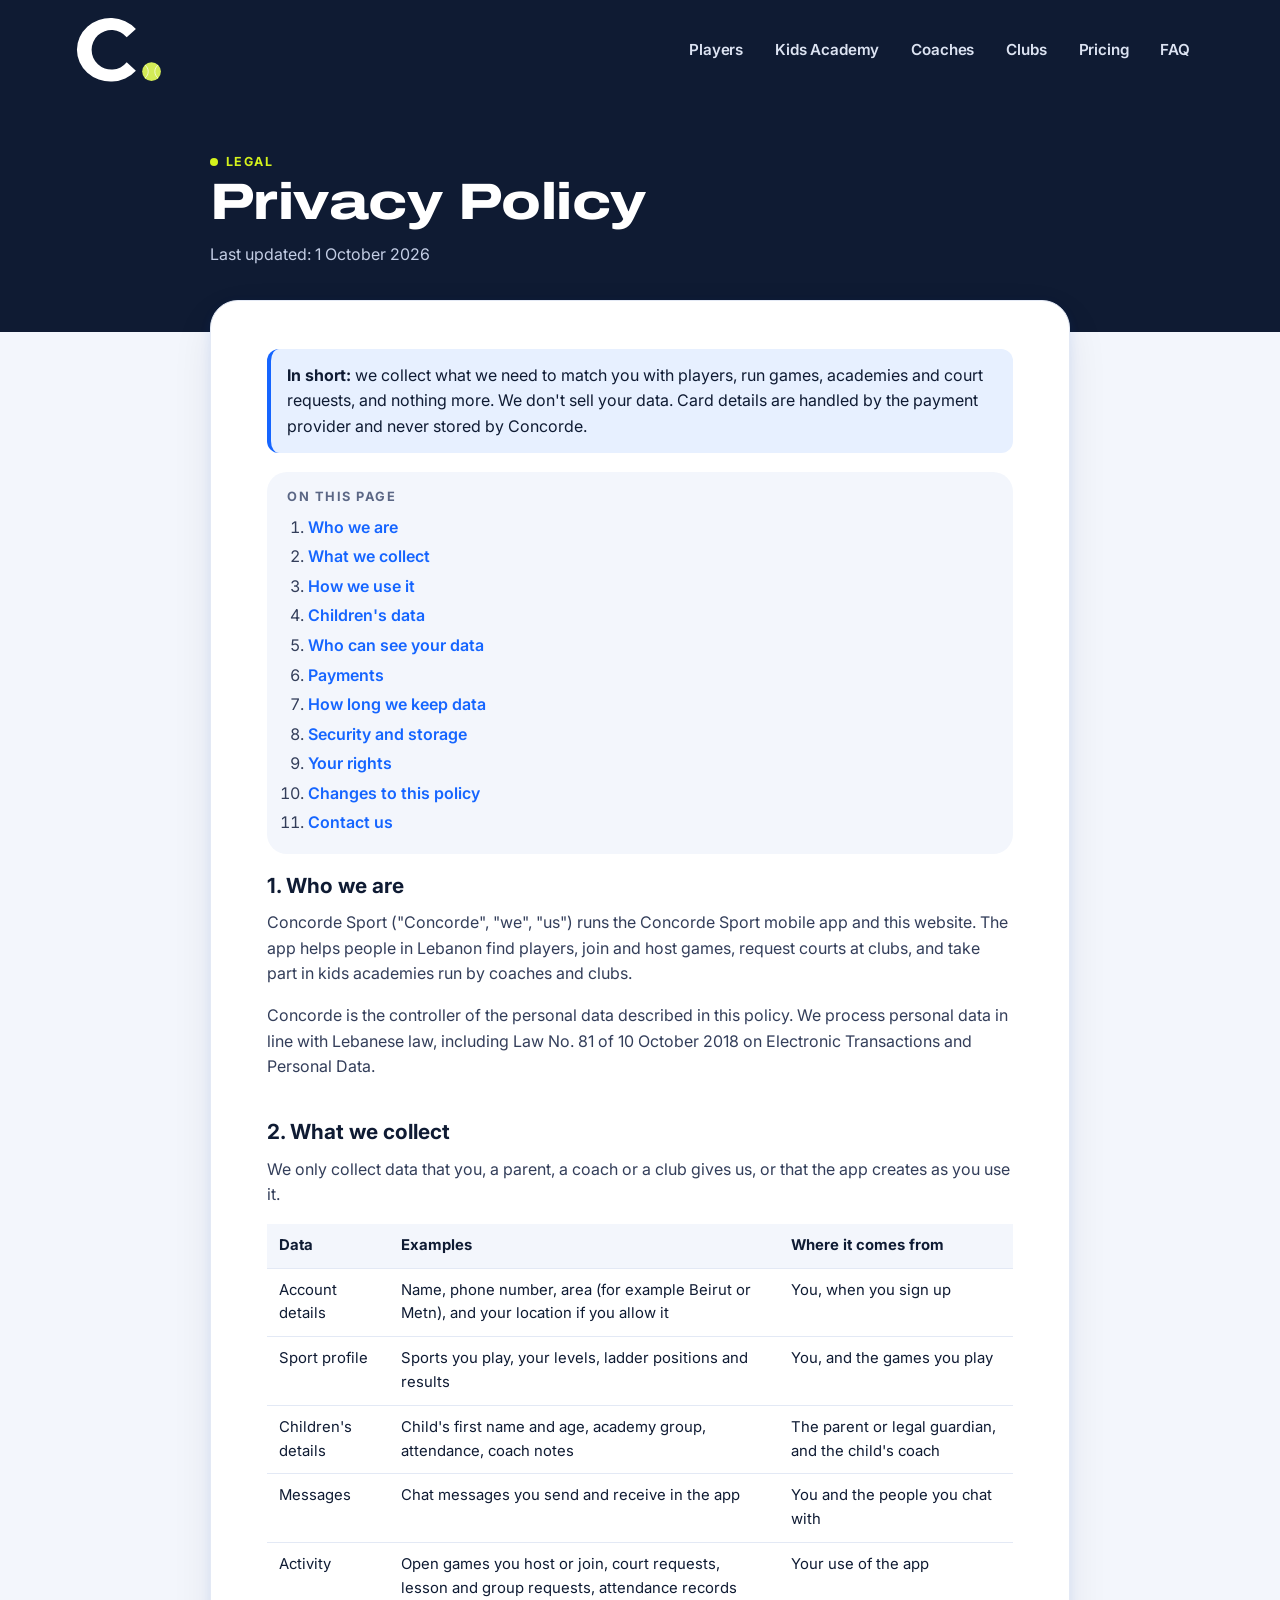
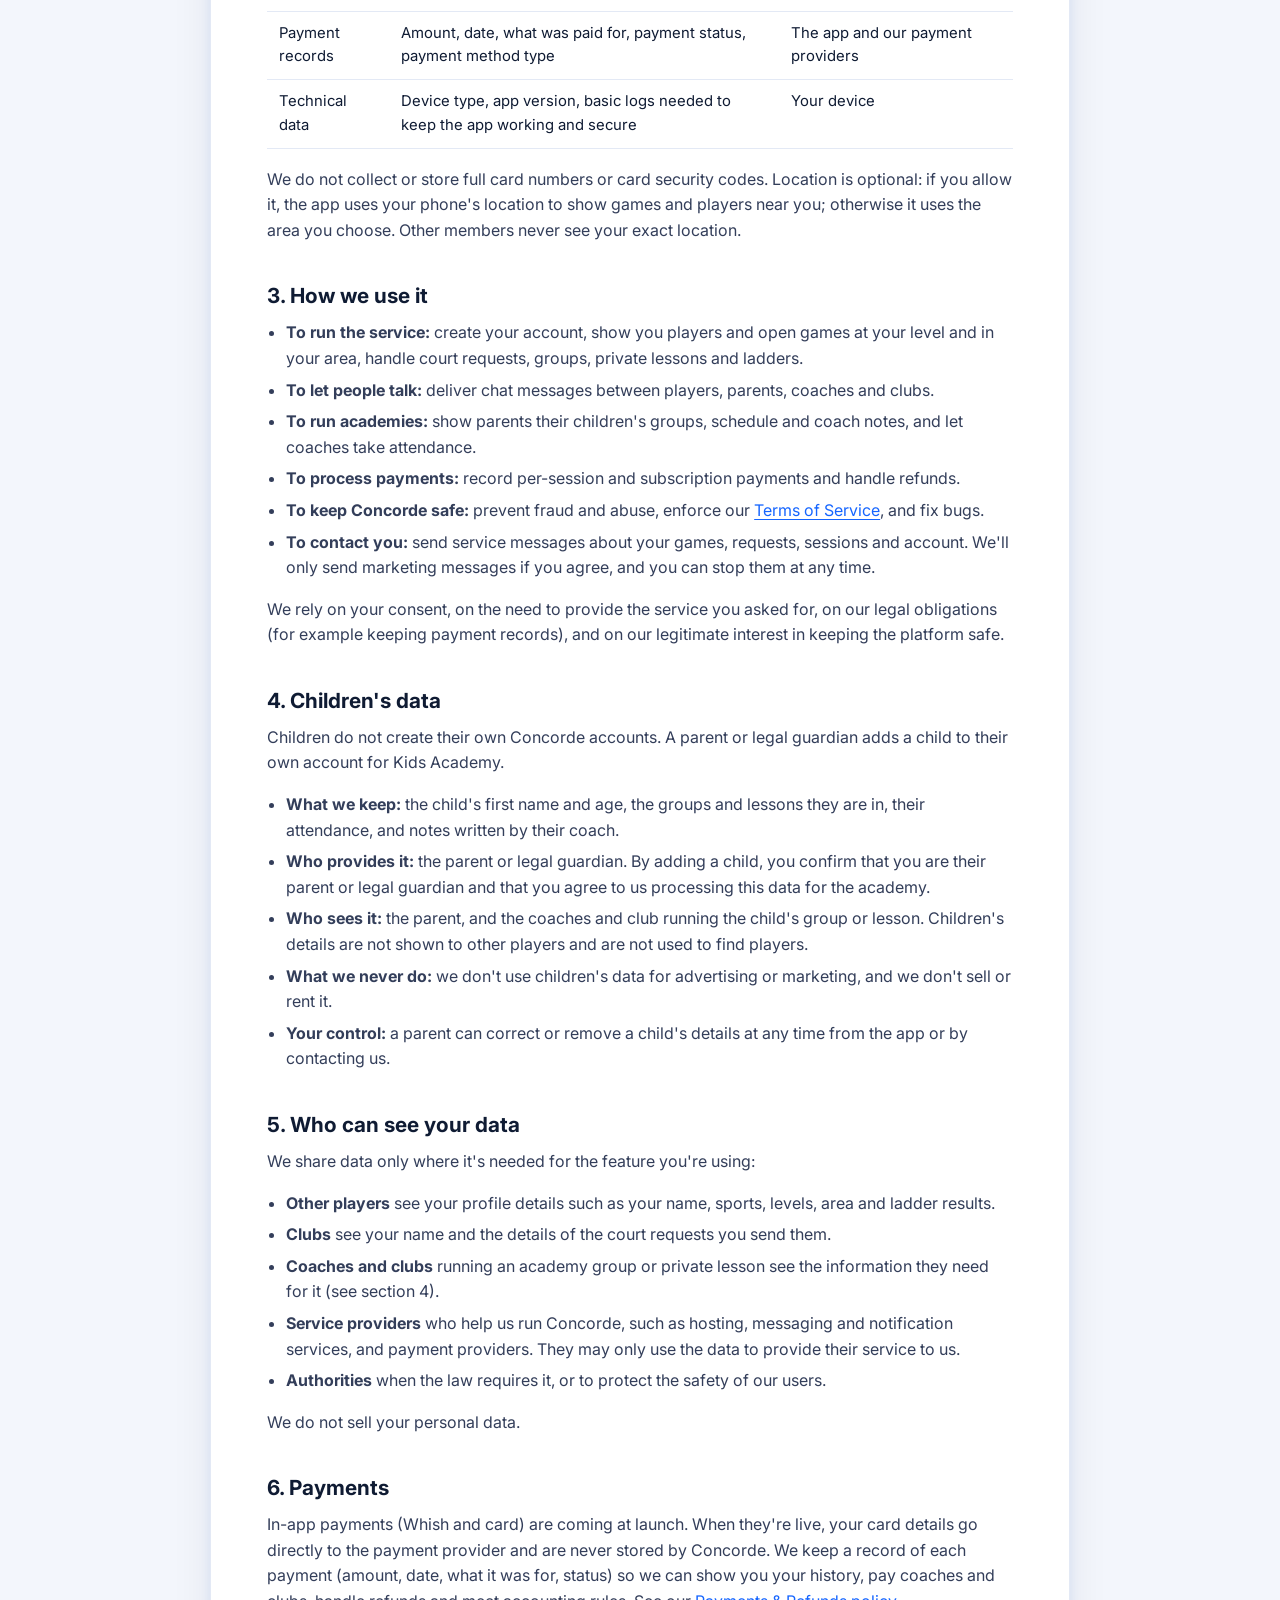
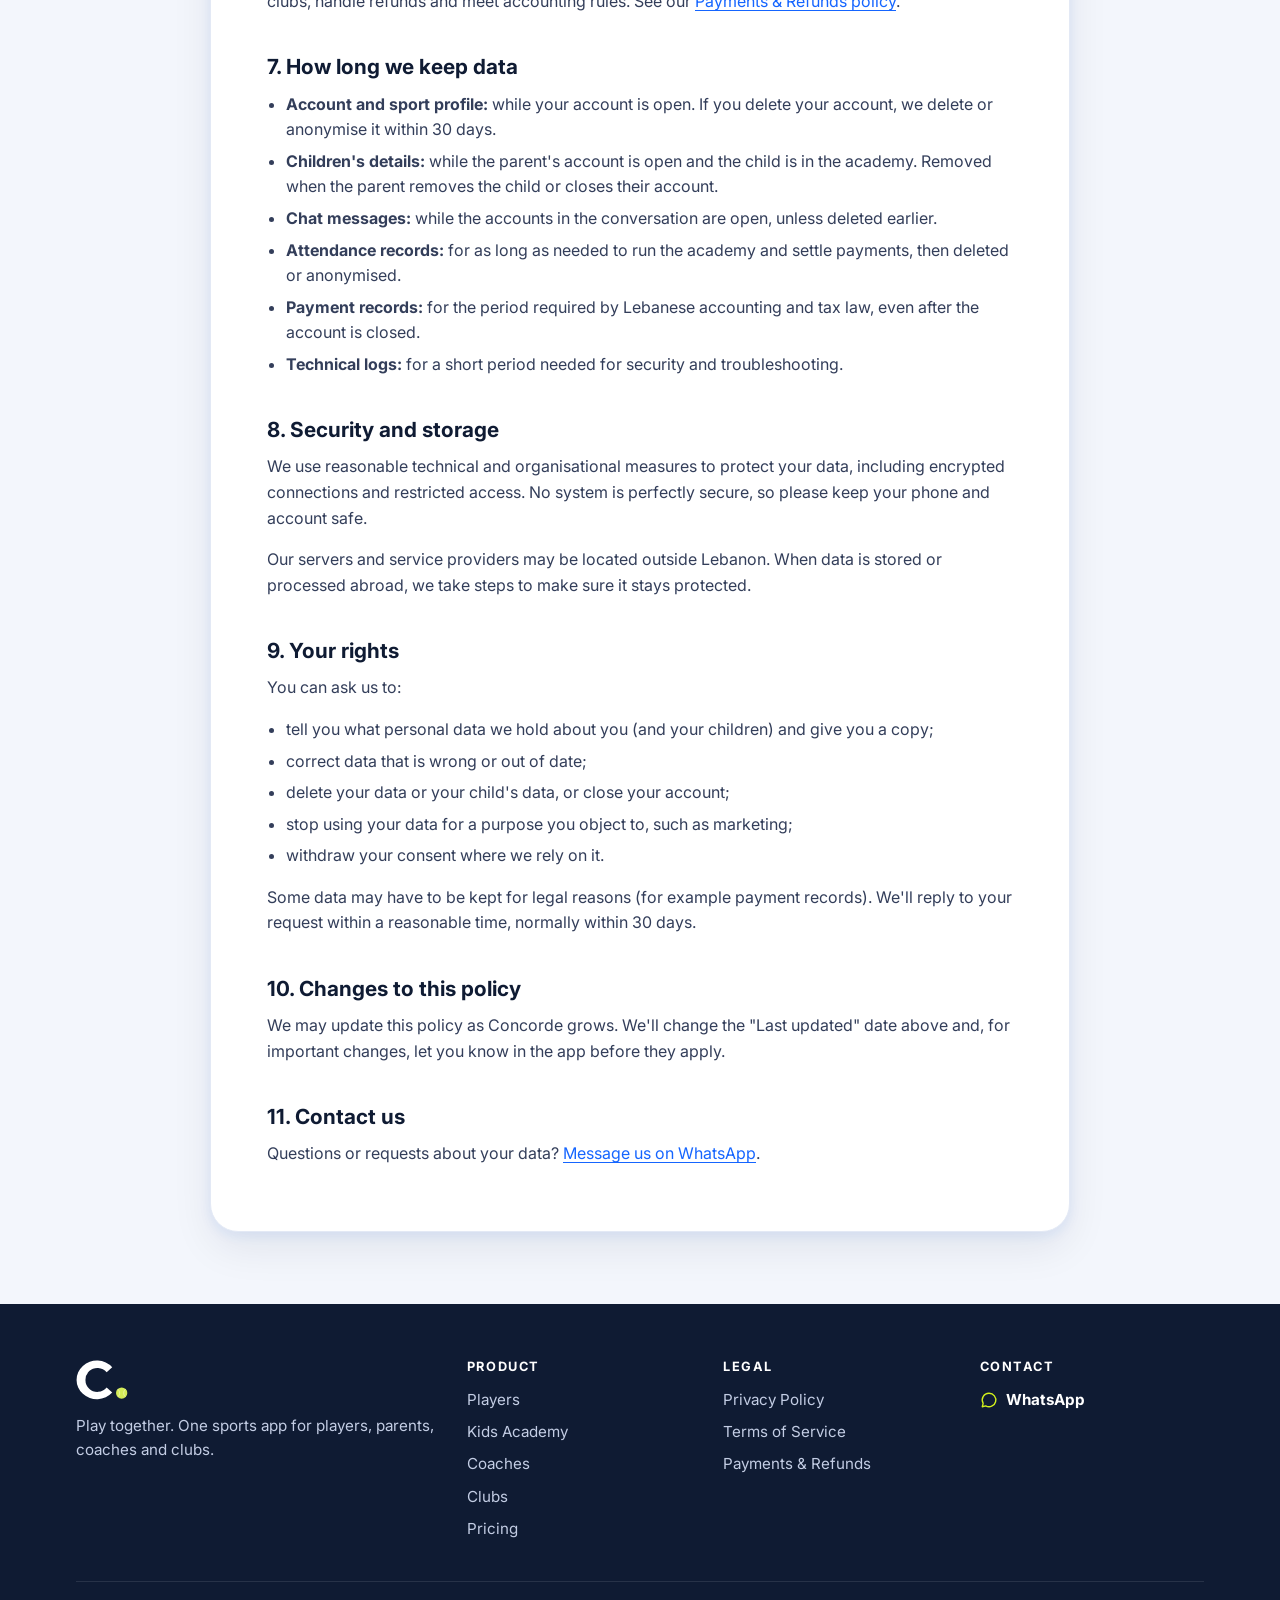
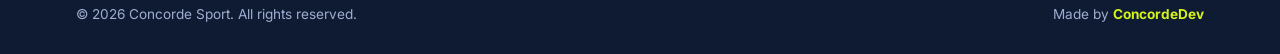
<file: privacy.html>
<!doctype html>
<!--
  TEMPLATE — TO BE REVIEWED BY A LAWYER BEFORE PUBLICATION.
  This Privacy Policy is a starting draft written for Concorde Sport (Lebanon). It is not legal advice.
  Have it checked against Lebanese Law No. 81 of 10 October 2018 (Electronic Transactions and Personal Data)
  and any other applicable rules, and fill in the company's legal name, registration number and address.
-->
<html lang="en">
<head>
  <meta charset="utf-8">
  <meta name="viewport" content="width=device-width, initial-scale=1">
  <title>Privacy Policy · Concorde Sport</title>
  <meta name="description" content="How Concorde Sport collects, uses and protects your personal data, including children's data provided by parents.">
  <meta name="theme-color" content="#0F1B33">
  <link rel="canonical" href="https://concordesports.example/privacy.html">
  <meta property="og:type" content="website">
  <meta property="og:site_name" content="Concorde Sport">
  <meta property="og:title" content="Privacy Policy · Concorde Sport">
  <meta property="og:description" content="How Concorde Sport collects, uses and protects your personal data.">
  <meta property="og:url" content="https://concordesports.example/privacy.html">
  <meta property="og:image" content="https://concordesports.example/assets/img/og-image.png">
  <meta name="twitter:card" content="summary_large_image">
  <link rel="icon" href="assets/favicon.svg" type="image/svg+xml">
  <link rel="apple-touch-icon" href="assets/img/apple-touch-icon.png">
  <link rel="manifest" href="site.webmanifest">
  <link rel="preconnect" href="https://fonts.googleapis.com">
  <link rel="preconnect" href="https://fonts.gstatic.com" crossorigin>
  <link rel="stylesheet" href="https://fonts.googleapis.com/css2?family=Archivo:wdth,wght@100..125,700..900&family=Inter:wght@400;500;600;700;800&display=swap">
  <link rel="stylesheet" href="assets/css/styles.css?v=20261007">
  <script>document.documentElement.classList.add("js");</script>
</head>
<body>
  <svg width="0" height="0" style="position:absolute" aria-hidden="true" focusable="false">
    <symbol id="i-chat" viewBox="0 0 24 24"><path fill="none" stroke="currentColor" stroke-width="1.8" stroke-linejoin="round" d="M12 3a9 9 0 0 0-7.8 13.5L3 21l4.6-1.2A9 9 0 1 0 12 3Z"/></symbol>
    <symbol id="i-menu" viewBox="0 0 24 24"><path fill="none" stroke="currentColor" stroke-width="2" stroke-linecap="round" d="M4 7h16M4 12h16M4 17h16"/></symbol>
    <symbol id="i-close" viewBox="0 0 24 24"><path fill="none" stroke="currentColor" stroke-width="2" stroke-linecap="round" d="M6 6l12 12M18 6 6 18"/></symbol>
  </svg>
  <a class="skip-link" href="#main">Skip to content</a>

  <header class="site-header">
    <div class="container header-inner">
      <a class="brand" href="index.html" aria-label="Concorde Sport home">
        <span class="logo"><img src="assets/logo-mark.svg" alt="Concorde Sport" width="52" height="40"></span>
      </a>
      <button class="nav-toggle" type="button" aria-expanded="false" aria-controls="site-nav" aria-label="Open menu">
        <span class="burger" aria-hidden="true"><span></span><span></span></span>

      </button>
      <nav class="site-nav" id="site-nav" aria-label="Main">
        <ul>
          <li><a href="index.html#players">Players</a></li>
          <li><a href="index.html#academy">Kids Academy</a></li>
          <li><a href="index.html#coaches">Coaches</a></li>
          <li><a href="index.html#clubs">Clubs</a></li>
          <li><a href="index.html#pricing">Pricing</a></li>
          <li><a href="index.html#faq">FAQ</a></li>
        </ul>
      </nav>
    </div>
  </header>

  <main id="main">
    <section class="legal-hero on-dark">
      <div class="container" style="max-width:892px">
        <p class="eyebrow">Legal</p>
        <h1 class="display">Privacy Policy</h1>
        <p>Last updated: 1 October 2026</p>
      </div>
    </section>

    <div class="legal-wrap">
      <div class="container">
        <article class="legal">
          <div class="callout"><p><strong>In short:</strong> we collect what we need to match you with players, run games, academies and court requests, and nothing more. We don't sell your data. Card details are handled by the payment provider and never stored by Concorde.</p></div>

          <nav class="toc" aria-label="On this page">
            <h2>On this page</h2>
            <ol>
              <li><a href="#who">Who we are</a></li>
              <li><a href="#data">What we collect</a></li>
              <li><a href="#use">How we use it</a></li>
              <li><a href="#children">Children's data</a></li>
              <li><a href="#sharing">Who can see your data</a></li>
              <li><a href="#payments">Payments</a></li>
              <li><a href="#retention">How long we keep data</a></li>
              <li><a href="#security">Security and storage</a></li>
              <li><a href="#rights">Your rights</a></li>
              <li><a href="#changes">Changes to this policy</a></li>
              <li><a href="#contact">Contact us</a></li>
            </ol>
          </nav>

          <h2 id="who">1. Who we are</h2>
          <p>Concorde Sport ("Concorde", "we", "us") runs the Concorde Sport mobile app and this website. The app helps people in Lebanon find players, join and host games, request courts at clubs, and take part in kids academies run by coaches and clubs.</p>
          <p>Concorde is the controller of the personal data described in this policy. We process personal data in line with Lebanese law, including Law No. 81 of 10 October 2018 on Electronic Transactions and Personal Data.</p>
          <!-- TODO: add company legal name, commercial registration number and registered address once available. -->

          <h2 id="data">2. What we collect</h2>
          <p>We only collect data that you, a parent, a coach or a club gives us, or that the app creates as you use it.</p>
          <div class="table-scroll">
            <table>
              <thead><tr><th scope="col">Data</th><th scope="col">Examples</th><th scope="col">Where it comes from</th></tr></thead>
              <tbody>
                <tr><td>Account details</td><td>Name, phone number, area (for example Beirut or Metn), and your location if you allow it</td><td>You, when you sign up</td></tr>
                <tr><td>Sport profile</td><td>Sports you play, your levels, ladder positions and results</td><td>You, and the games you play</td></tr>
                <tr><td>Children's details</td><td>Child's first name and age, academy group, attendance, coach notes</td><td>The parent or legal guardian, and the child's coach</td></tr>
                <tr><td>Messages</td><td>Chat messages you send and receive in the app</td><td>You and the people you chat with</td></tr>
                <tr><td>Activity</td><td>Open games you host or join, court requests, lesson and group requests, attendance records</td><td>Your use of the app</td></tr>
                <tr><td>Payment records</td><td>Amount, date, what was paid for, payment status, payment method type</td><td>The app and our payment providers</td></tr>
                <tr><td>Technical data</td><td>Device type, app version, basic logs needed to keep the app working and secure</td><td>Your device</td></tr>
              </tbody>
            </table>
          </div>
          <p>We do not collect or store full card numbers or card security codes. Location is optional: if you allow it, the app uses your phone's location to show games and players near you; otherwise it uses the area you choose. Other members never see your exact location.</p>

          <h2 id="use">3. How we use it</h2>
          <ul>
            <li><strong>To run the service:</strong> create your account, show you players and open games at your level and in your area, handle court requests, groups, private lessons and ladders.</li>
            <li><strong>To let people talk:</strong> deliver chat messages between players, parents, coaches and clubs.</li>
            <li><strong>To run academies:</strong> show parents their children's groups, schedule and coach notes, and let coaches take attendance.</li>
            <li><strong>To process payments:</strong> record per-session and subscription payments and handle refunds.</li>
            <li><strong>To keep Concorde safe:</strong> prevent fraud and abuse, enforce our <a href="terms.html">Terms of Service</a>, and fix bugs.</li>
            <li><strong>To contact you:</strong> send service messages about your games, requests, sessions and account. We'll only send marketing messages if you agree, and you can stop them at any time.</li>
          </ul>
          <p>We rely on your consent, on the need to provide the service you asked for, on our legal obligations (for example keeping payment records), and on our legitimate interest in keeping the platform safe.</p>

          <h2 id="children">4. Children's data</h2>
          <p>Children do not create their own Concorde accounts. A parent or legal guardian adds a child to their own account for Kids Academy.</p>
          <ul>
            <li><strong>What we keep:</strong> the child's first name and age, the groups and lessons they are in, their attendance, and notes written by their coach.</li>
            <li><strong>Who provides it:</strong> the parent or legal guardian. By adding a child, you confirm that you are their parent or legal guardian and that you agree to us processing this data for the academy.</li>
            <li><strong>Who sees it:</strong> the parent, and the coaches and club running the child's group or lesson. Children's details are not shown to other players and are not used to find players.</li>
            <li><strong>What we never do:</strong> we don't use children's data for advertising or marketing, and we don't sell or rent it.</li>
            <li><strong>Your control:</strong> a parent can correct or remove a child's details at any time from the app or by contacting us.</li>
          </ul>

          <h2 id="sharing">5. Who can see your data</h2>
          <p>We share data only where it's needed for the feature you're using:</p>
          <ul>
            <li><strong>Other players</strong> see your profile details such as your name, sports, levels, area and ladder results.</li>
            <li><strong>Clubs</strong> see your name and the details of the court requests you send them.</li>
            <li><strong>Coaches and clubs</strong> running an academy group or private lesson see the information they need for it (see section 4).</li>
            <li><strong>Service providers</strong> who help us run Concorde, such as hosting, messaging and notification services, and payment providers. They may only use the data to provide their service to us.</li>
            <li><strong>Authorities</strong> when the law requires it, or to protect the safety of our users.</li>
          </ul>
          <p>We do not sell your personal data.</p>

          <h2 id="payments">6. Payments</h2>
          <p>In-app payments (Whish and card) are coming at launch. When they're live, your card details go directly to the payment provider and are never stored by Concorde. We keep a record of each payment (amount, date, what it was for, status) so we can show you your history, pay coaches and clubs, handle refunds and meet accounting rules. See our <a href="refund.html">Payments &amp; Refunds policy</a>.</p>

          <h2 id="retention">7. How long we keep data</h2>
          <ul>
            <li><strong>Account and sport profile:</strong> while your account is open. If you delete your account, we delete or anonymise it within 30 days.</li>
            <li><strong>Children's details:</strong> while the parent's account is open and the child is in the academy. Removed when the parent removes the child or closes their account.</li>
            <li><strong>Chat messages:</strong> while the accounts in the conversation are open, unless deleted earlier.</li>
            <li><strong>Attendance records:</strong> for as long as needed to run the academy and settle payments, then deleted or anonymised.</li>
            <li><strong>Payment records:</strong> for the period required by Lebanese accounting and tax law, even after the account is closed.</li>
            <li><strong>Technical logs:</strong> for a short period needed for security and troubleshooting.</li>
          </ul>
          <!-- TODO (lawyer): confirm exact retention periods, in particular for payment records under Lebanese law. -->

          <h2 id="security">8. Security and storage</h2>
          <p>We use reasonable technical and organisational measures to protect your data, including encrypted connections and restricted access. No system is perfectly secure, so please keep your phone and account safe.</p>
          <p>Our servers and service providers may be located outside Lebanon. When data is stored or processed abroad, we take steps to make sure it stays protected.</p>

          <h2 id="rights">9. Your rights</h2>
          <p>You can ask us to:</p>
          <ul>
            <li>tell you what personal data we hold about you (and your children) and give you a copy;</li>
            <li>correct data that is wrong or out of date;</li>
            <li>delete your data or your child's data, or close your account;</li>
            <li>stop using your data for a purpose you object to, such as marketing;</li>
            <li>withdraw your consent where we rely on it.</li>
          </ul>
          <p>Some data may have to be kept for legal reasons (for example payment records). We'll reply to your request within a reasonable time, normally within 30 days.</p>

          <h2 id="changes">10. Changes to this policy</h2>
          <p>We may update this policy as Concorde grows. We'll change the "Last updated" date above and, for important changes, let you know in the app before they apply.</p>

          <h2 id="contact">11. Contact us</h2>
          <p>Questions or requests about your data? <a href="https://wa.me/96176370727" target="_blank" rel="noopener">Message us on WhatsApp</a>.</p>
          <!-- EMAIL PLACEHOLDER: add a privacy contact email here when available. -->
        </article>
      </div>
    </div>
  </main>

  <footer class="site-footer">
    <div class="container">
      <div class="footer-grid">
        <div class="footer-brand">
          <span class="logo"><img src="assets/logo-mark.svg" alt="Concorde Sport" width="52" height="40"></span>
          <p>Play together. One sports app for players, parents, coaches and clubs.</p>
        </div>
        <nav aria-label="Product">
          <h2>Product</h2>
          <ul>
            <li><a href="index.html#players">Players</a></li>
            <li><a href="index.html#academy">Kids Academy</a></li>
            <li><a href="index.html#coaches">Coaches</a></li>
            <li><a href="index.html#clubs">Clubs</a></li>
            <li><a href="index.html#pricing">Pricing</a></li>
          </ul>
        </nav>
        <nav aria-label="Legal">
          <h2>Legal</h2>
          <ul>
            <li><a href="privacy.html" aria-current="page">Privacy Policy</a></li>
            <li><a href="terms.html">Terms of Service</a></li>
            <li><a href="refund.html">Payments &amp; Refunds</a></li>
          </ul>
        </nav>
        <div>
          <h2>Contact</h2>
          <ul>
            <li><a class="footer-wa" href="https://wa.me/96176370727" target="_blank" rel="noopener"><svg aria-hidden="true"><use href="#i-chat"/></svg>WhatsApp</a></li>
            <!-- EMAIL PLACEHOLDER: <li><a href="mailto:hello@yourdomain">hello@yourdomain</a></li> -->
          </ul>
        </div>
      </div>
      <div class="footer-bottom">
        <span>© <span data-year>2026</span> Concorde Sport. All rights reserved.</span>
        <span>Made by <a href="https://concordedev.com" target="_blank" rel="noopener">ConcordeDev</a></span>
      </div>
    </div>
  </footer>
  <script src="assets/js/main.js?v=20261007" defer></script>
</body>
</html>
</file>
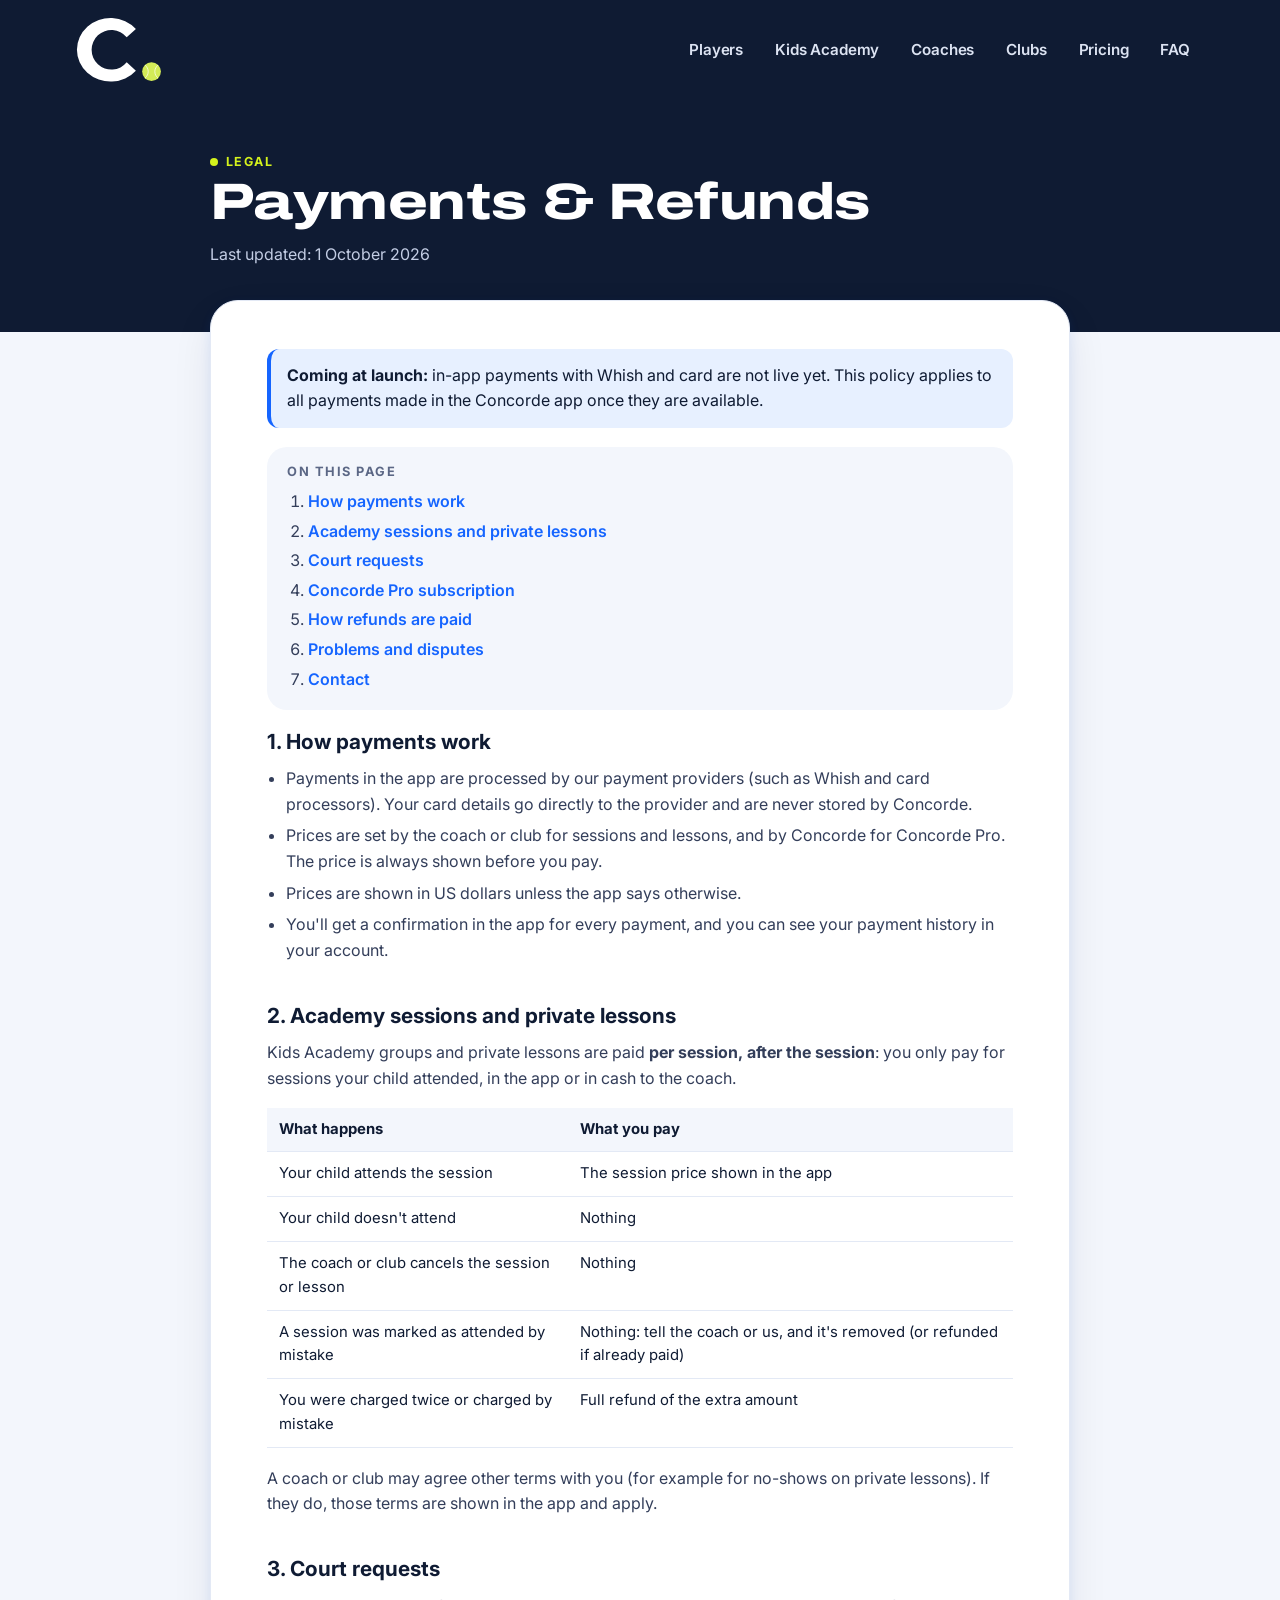
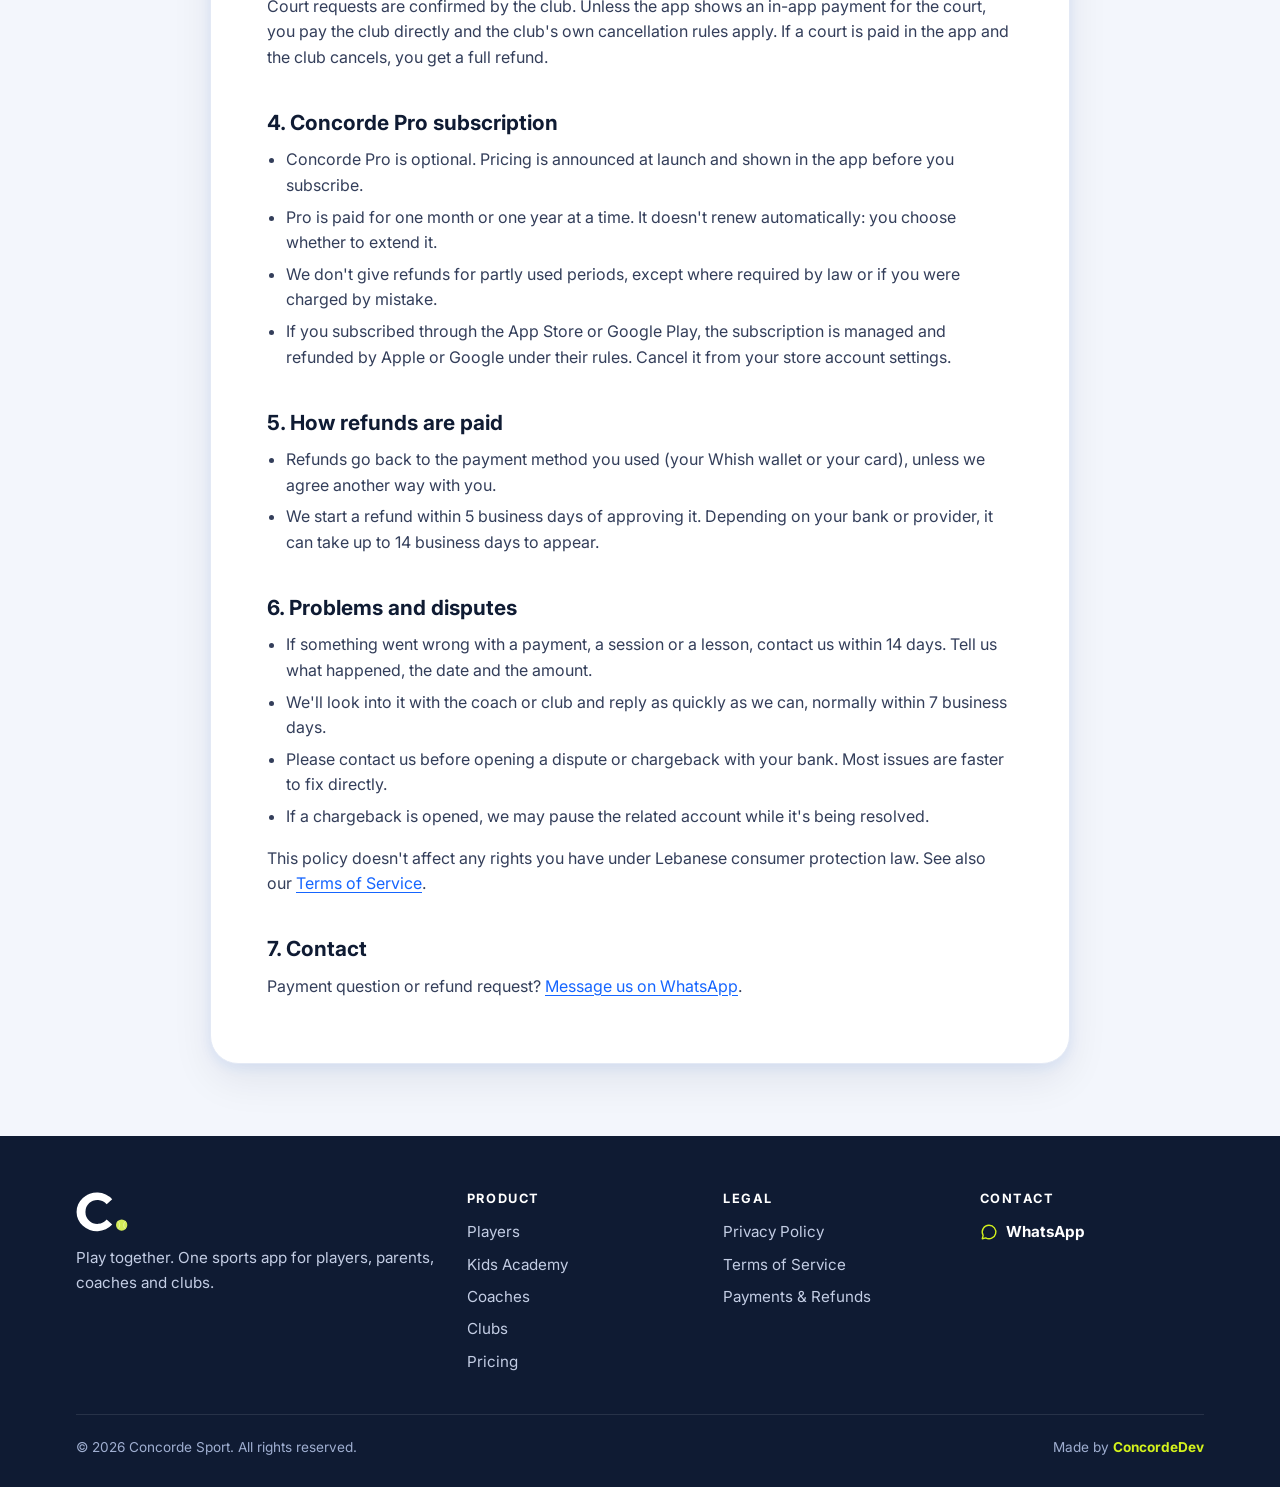
<file: refund.html>
<!doctype html>
<!--
  TEMPLATE — TO BE REVIEWED BY A LAWYER BEFORE PUBLICATION.
  This Payments & Refunds policy is a starting draft for Concorde Sport (Lebanon). It is not legal advice.
  Payment gateways (Whish, card processors) usually require a public refund policy: confirm the notice periods,
  refund timings and currency below with your lawyer and your payment providers before going live.
-->
<html lang="en">
<head>
  <meta charset="utf-8">
  <meta name="viewport" content="width=device-width, initial-scale=1">
  <title>Payments &amp; Refunds · Concorde Sport</title>
  <meta name="description" content="How payments, cancellations and refunds work on Concorde Sport: per-session academy payments, Concorde Pro and disputes.">
  <meta name="theme-color" content="#0F1B33">
  <link rel="canonical" href="https://concordesports.example/refund.html">
  <meta property="og:type" content="website">
  <meta property="og:site_name" content="Concorde Sport">
  <meta property="og:title" content="Payments &amp; Refunds · Concorde Sport">
  <meta property="og:description" content="How payments, cancellations and refunds work on Concorde Sport.">
  <meta property="og:url" content="https://concordesports.example/refund.html">
  <meta property="og:image" content="https://concordesports.example/assets/img/og-image.png">
  <meta name="twitter:card" content="summary_large_image">
  <link rel="icon" href="assets/favicon.svg" type="image/svg+xml">
  <link rel="apple-touch-icon" href="assets/img/apple-touch-icon.png">
  <link rel="manifest" href="site.webmanifest">
  <link rel="preconnect" href="https://fonts.googleapis.com">
  <link rel="preconnect" href="https://fonts.gstatic.com" crossorigin>
  <link rel="stylesheet" href="https://fonts.googleapis.com/css2?family=Archivo:wdth,wght@100..125,700..900&family=Inter:wght@400;500;600;700;800&display=swap">
  <link rel="stylesheet" href="assets/css/styles.css?v=20261007">
  <script>document.documentElement.classList.add("js");</script>
</head>
<body>
  <svg width="0" height="0" style="position:absolute" aria-hidden="true" focusable="false">
    <symbol id="i-chat" viewBox="0 0 24 24"><path fill="none" stroke="currentColor" stroke-width="1.8" stroke-linejoin="round" d="M12 3a9 9 0 0 0-7.8 13.5L3 21l4.6-1.2A9 9 0 1 0 12 3Z"/></symbol>
    <symbol id="i-menu" viewBox="0 0 24 24"><path fill="none" stroke="currentColor" stroke-width="2" stroke-linecap="round" d="M4 7h16M4 12h16M4 17h16"/></symbol>
    <symbol id="i-close" viewBox="0 0 24 24"><path fill="none" stroke="currentColor" stroke-width="2" stroke-linecap="round" d="M6 6l12 12M18 6 6 18"/></symbol>
  </svg>
  <a class="skip-link" href="#main">Skip to content</a>

  <header class="site-header">
    <div class="container header-inner">
      <a class="brand" href="index.html" aria-label="Concorde Sport home">
        <span class="logo"><img src="assets/logo-mark.svg" alt="Concorde Sport" width="52" height="40"></span>
      </a>
      <button class="nav-toggle" type="button" aria-expanded="false" aria-controls="site-nav" aria-label="Open menu">
        <span class="burger" aria-hidden="true"><span></span><span></span></span>

      </button>
      <nav class="site-nav" id="site-nav" aria-label="Main">
        <ul>
          <li><a href="index.html#players">Players</a></li>
          <li><a href="index.html#academy">Kids Academy</a></li>
          <li><a href="index.html#coaches">Coaches</a></li>
          <li><a href="index.html#clubs">Clubs</a></li>
          <li><a href="index.html#pricing">Pricing</a></li>
          <li><a href="index.html#faq">FAQ</a></li>
        </ul>
      </nav>
    </div>
  </header>

  <main id="main">
    <section class="legal-hero on-dark">
      <div class="container" style="max-width:892px">
        <p class="eyebrow">Legal</p>
        <h1 class="display">Payments &amp; Refunds</h1>
        <p>Last updated: 1 October 2026</p>
      </div>
    </section>

    <div class="legal-wrap">
      <div class="container">
        <article class="legal">
          <div class="callout"><p><strong>Coming at launch:</strong> in-app payments with Whish and card are not live yet. This policy applies to all payments made in the Concorde app once they are available.</p></div>

          <nav class="toc" aria-label="On this page">
            <h2>On this page</h2>
            <ol>
              <li><a href="#how">How payments work</a></li>
              <li><a href="#academy">Academy sessions and private lessons</a></li>
              <li><a href="#courts">Court requests</a></li>
              <li><a href="#pro">Concorde Pro subscription</a></li>
              <li><a href="#refunds">How refunds are paid</a></li>
              <li><a href="#disputes">Problems and disputes</a></li>
              <li><a href="#contact">Contact</a></li>
            </ol>
          </nav>

          <h2 id="how">1. How payments work</h2>
          <ul>
            <li>Payments in the app are processed by our payment providers (such as Whish and card processors). Your card details go directly to the provider and are never stored by Concorde.</li>
            <li>Prices are set by the coach or club for sessions and lessons, and by Concorde for Concorde Pro. The price is always shown before you pay.</li>
            <li>Prices are shown in US dollars unless the app says otherwise.</li>
            <li>You'll get a confirmation in the app for every payment, and you can see your payment history in your account.</li>
          </ul>

          <h2 id="academy">2. Academy sessions and private lessons</h2>
          <p>Kids Academy groups and private lessons are paid <strong>per session, after the session</strong>: you only pay for sessions your child attended, in the app or in cash to the coach.</p>
          <div class="table-scroll">
            <table>
              <thead><tr><th scope="col">What happens</th><th scope="col">What you pay</th></tr></thead>
              <tbody>
                <tr><td>Your child attends the session</td><td>The session price shown in the app</td></tr>
                <tr><td>Your child doesn't attend</td><td>Nothing</td></tr>
                <tr><td>The coach or club cancels the session or lesson</td><td>Nothing</td></tr>
                <tr><td>A session was marked as attended by mistake</td><td>Nothing: tell the coach or us, and it's removed (or refunded if already paid)</td></tr>
                <tr><td>You were charged twice or charged by mistake</td><td>Full refund of the extra amount</td></tr>
              </tbody>
            </table>
          </div>
          <p>A coach or club may agree other terms with you (for example for no-shows on private lessons). If they do, those terms are shown in the app and apply.</p>
          <!-- TODO (lawyer/business): confirm whether coaches may charge for late cancellations of private lessons. -->

          <h2 id="courts">3. Court requests</h2>
          <p>Court requests are confirmed by the club. Unless the app shows an in-app payment for the court, you pay the club directly and the club's own cancellation rules apply. If a court is paid in the app and the club cancels, you get a full refund.</p>

          <h2 id="pro">4. Concorde Pro subscription</h2>
          <ul>
            <li>Concorde Pro is optional. Pricing is announced at launch and shown in the app before you subscribe.</li>
            <li>Pro is paid for one month or one year at a time. It doesn't renew automatically: you choose whether to extend it.</li>
            <li>We don't give refunds for partly used periods, except where required by law or if you were charged by mistake.</li>
            <li>If you subscribed through the App Store or Google Play, the subscription is managed and refunded by Apple or Google under their rules. Cancel it from your store account settings.</li>
          </ul>

          <h2 id="refunds">5. How refunds are paid</h2>
          <ul>
            <li>Refunds go back to the payment method you used (your Whish wallet or your card), unless we agree another way with you.</li>
            <li>We start a refund within 5 business days of approving it. Depending on your bank or provider, it can take up to 14 business days to appear.</li>
          </ul>

          <h2 id="disputes">6. Problems and disputes</h2>
          <ul>
            <li>If something went wrong with a payment, a session or a lesson, contact us within 14 days. Tell us what happened, the date and the amount.</li>
            <li>We'll look into it with the coach or club and reply as quickly as we can, normally within 7 business days.</li>
            <li>Please contact us before opening a dispute or chargeback with your bank. Most issues are faster to fix directly.</li>
            <li>If a chargeback is opened, we may pause the related account while it's being resolved.</li>
          </ul>
          <p>This policy doesn't affect any rights you have under Lebanese consumer protection law. See also our <a href="terms.html">Terms of Service</a>.</p>

          <h2 id="contact">7. Contact</h2>
          <p>Payment question or refund request? <a href="https://wa.me/96176370727" target="_blank" rel="noopener">Message us on WhatsApp</a>.</p>
          <!-- EMAIL PLACEHOLDER: add a billing/support email here when available (payment providers often require one). -->
        </article>
      </div>
    </div>
  </main>

  <footer class="site-footer">
    <div class="container">
      <div class="footer-grid">
        <div class="footer-brand">
          <span class="logo"><img src="assets/logo-mark.svg" alt="Concorde Sport" width="52" height="40"></span>
          <p>Play together. One sports app for players, parents, coaches and clubs.</p>
        </div>
        <nav aria-label="Product">
          <h2>Product</h2>
          <ul>
            <li><a href="index.html#players">Players</a></li>
            <li><a href="index.html#academy">Kids Academy</a></li>
            <li><a href="index.html#coaches">Coaches</a></li>
            <li><a href="index.html#clubs">Clubs</a></li>
            <li><a href="index.html#pricing">Pricing</a></li>
          </ul>
        </nav>
        <nav aria-label="Legal">
          <h2>Legal</h2>
          <ul>
            <li><a href="privacy.html">Privacy Policy</a></li>
            <li><a href="terms.html">Terms of Service</a></li>
            <li><a href="refund.html" aria-current="page">Payments &amp; Refunds</a></li>
          </ul>
        </nav>
        <div>
          <h2>Contact</h2>
          <ul>
            <li><a class="footer-wa" href="https://wa.me/96176370727" target="_blank" rel="noopener"><svg aria-hidden="true"><use href="#i-chat"/></svg>WhatsApp</a></li>
            <!-- EMAIL PLACEHOLDER: <li><a href="mailto:hello@yourdomain">hello@yourdomain</a></li> -->
          </ul>
        </div>
      </div>
      <div class="footer-bottom">
        <span>© <span data-year>2026</span> Concorde Sport. All rights reserved.</span>
        <span>Made by <a href="https://concordedev.com" target="_blank" rel="noopener">ConcordeDev</a></span>
      </div>
    </div>
  </footer>
  <script src="assets/js/main.js?v=20261007" defer></script>
</body>
</html>
</file>
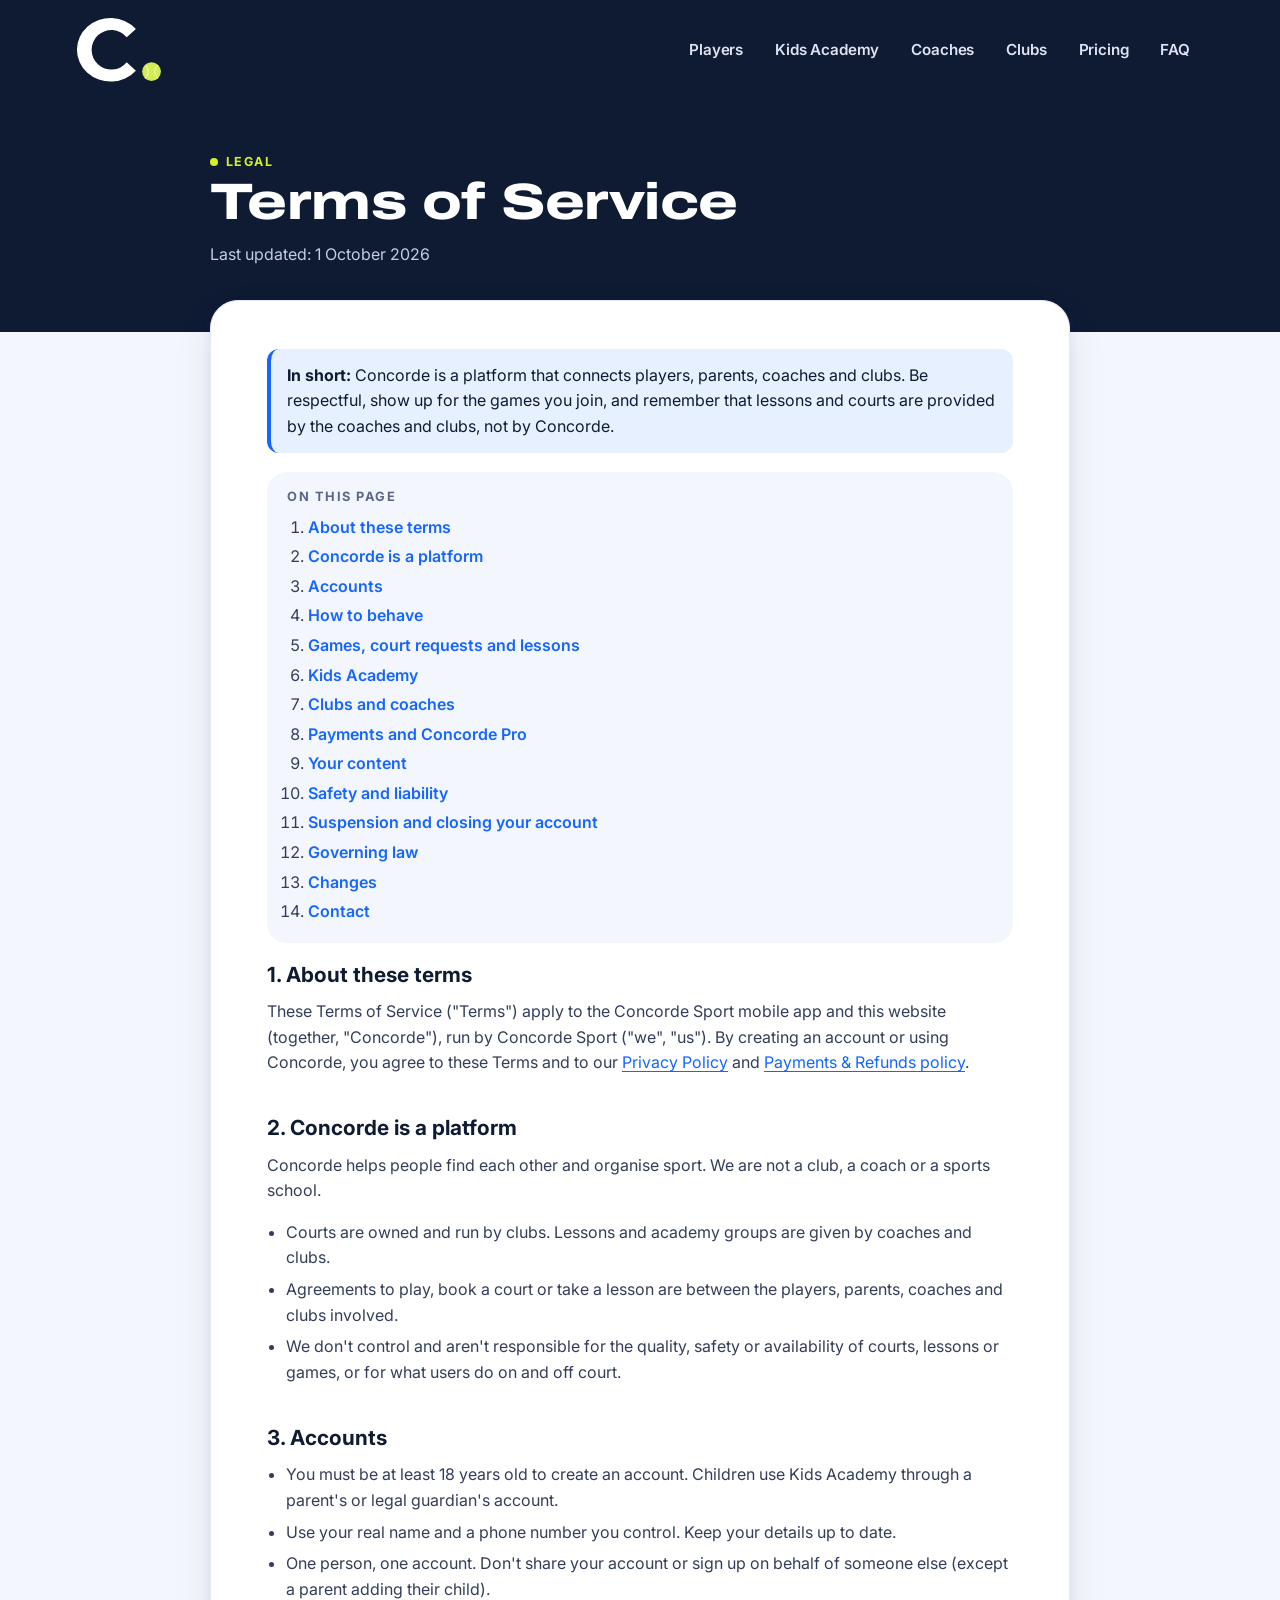
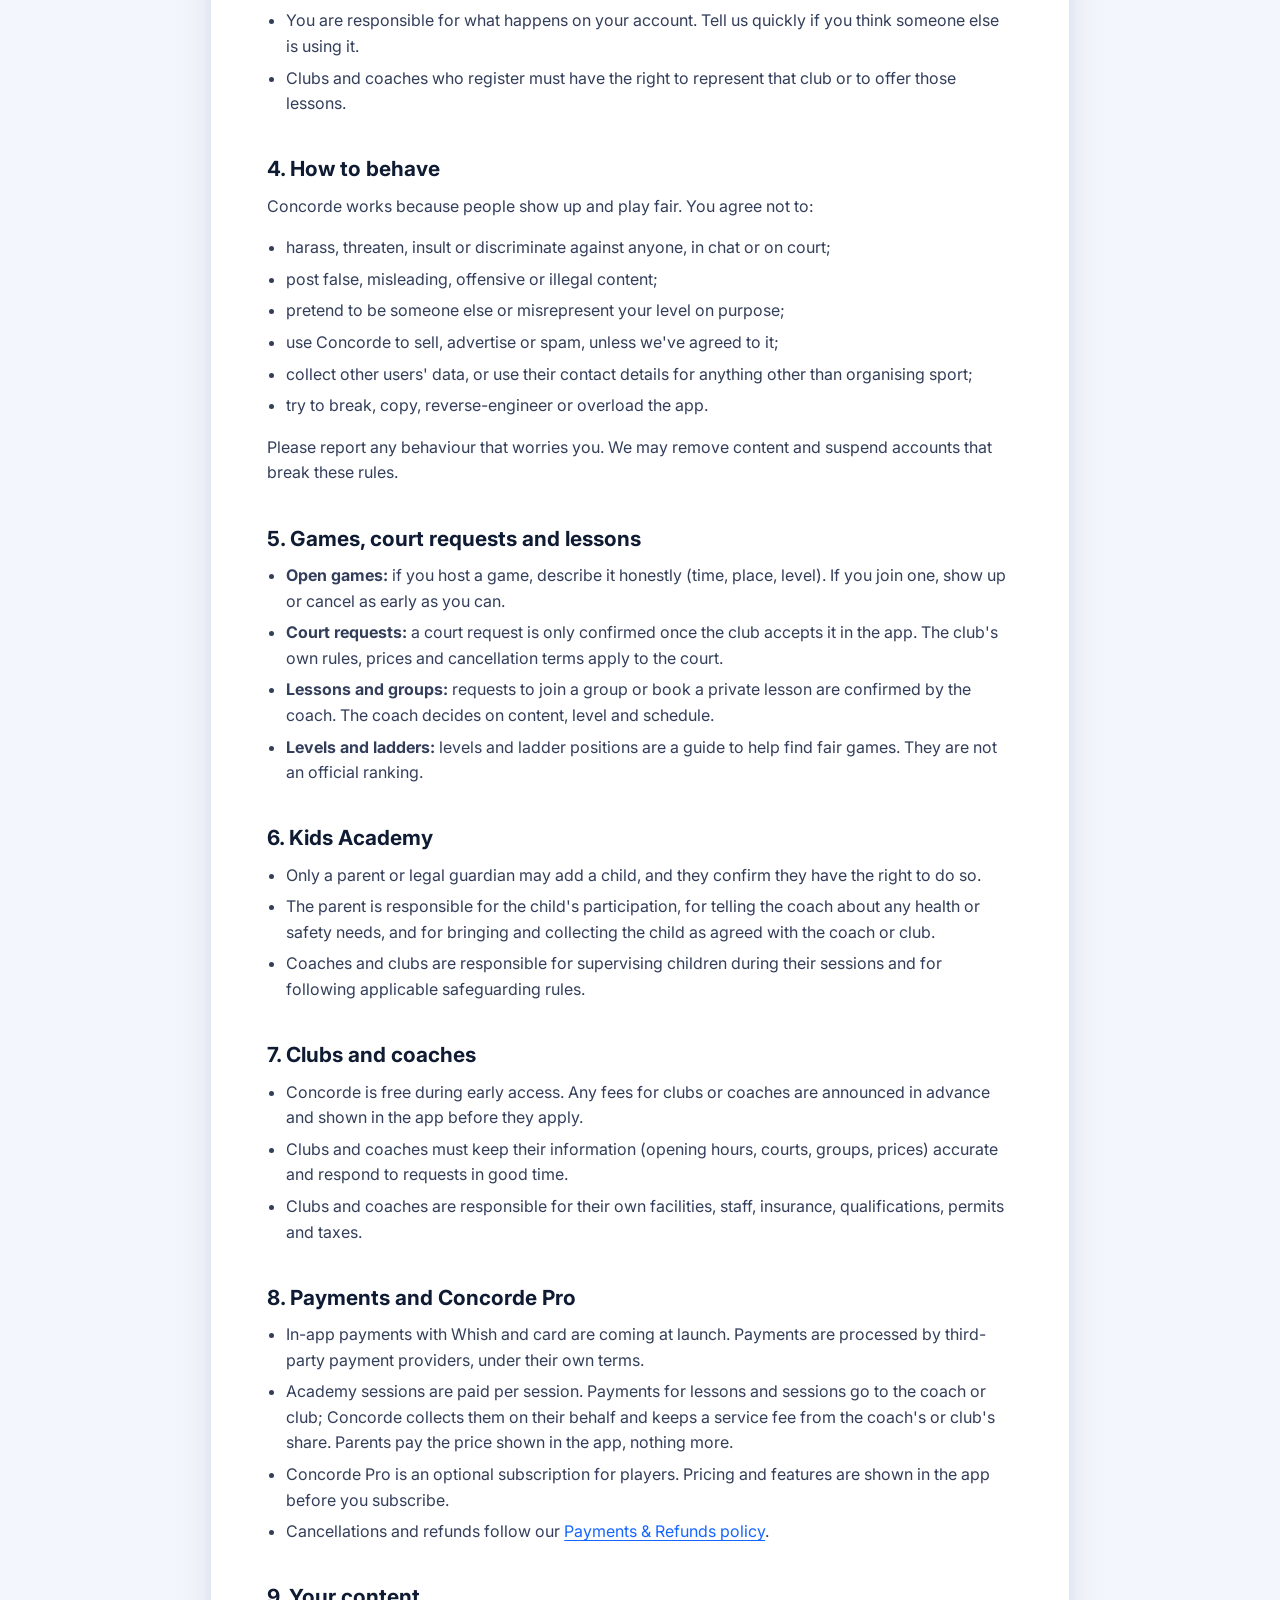
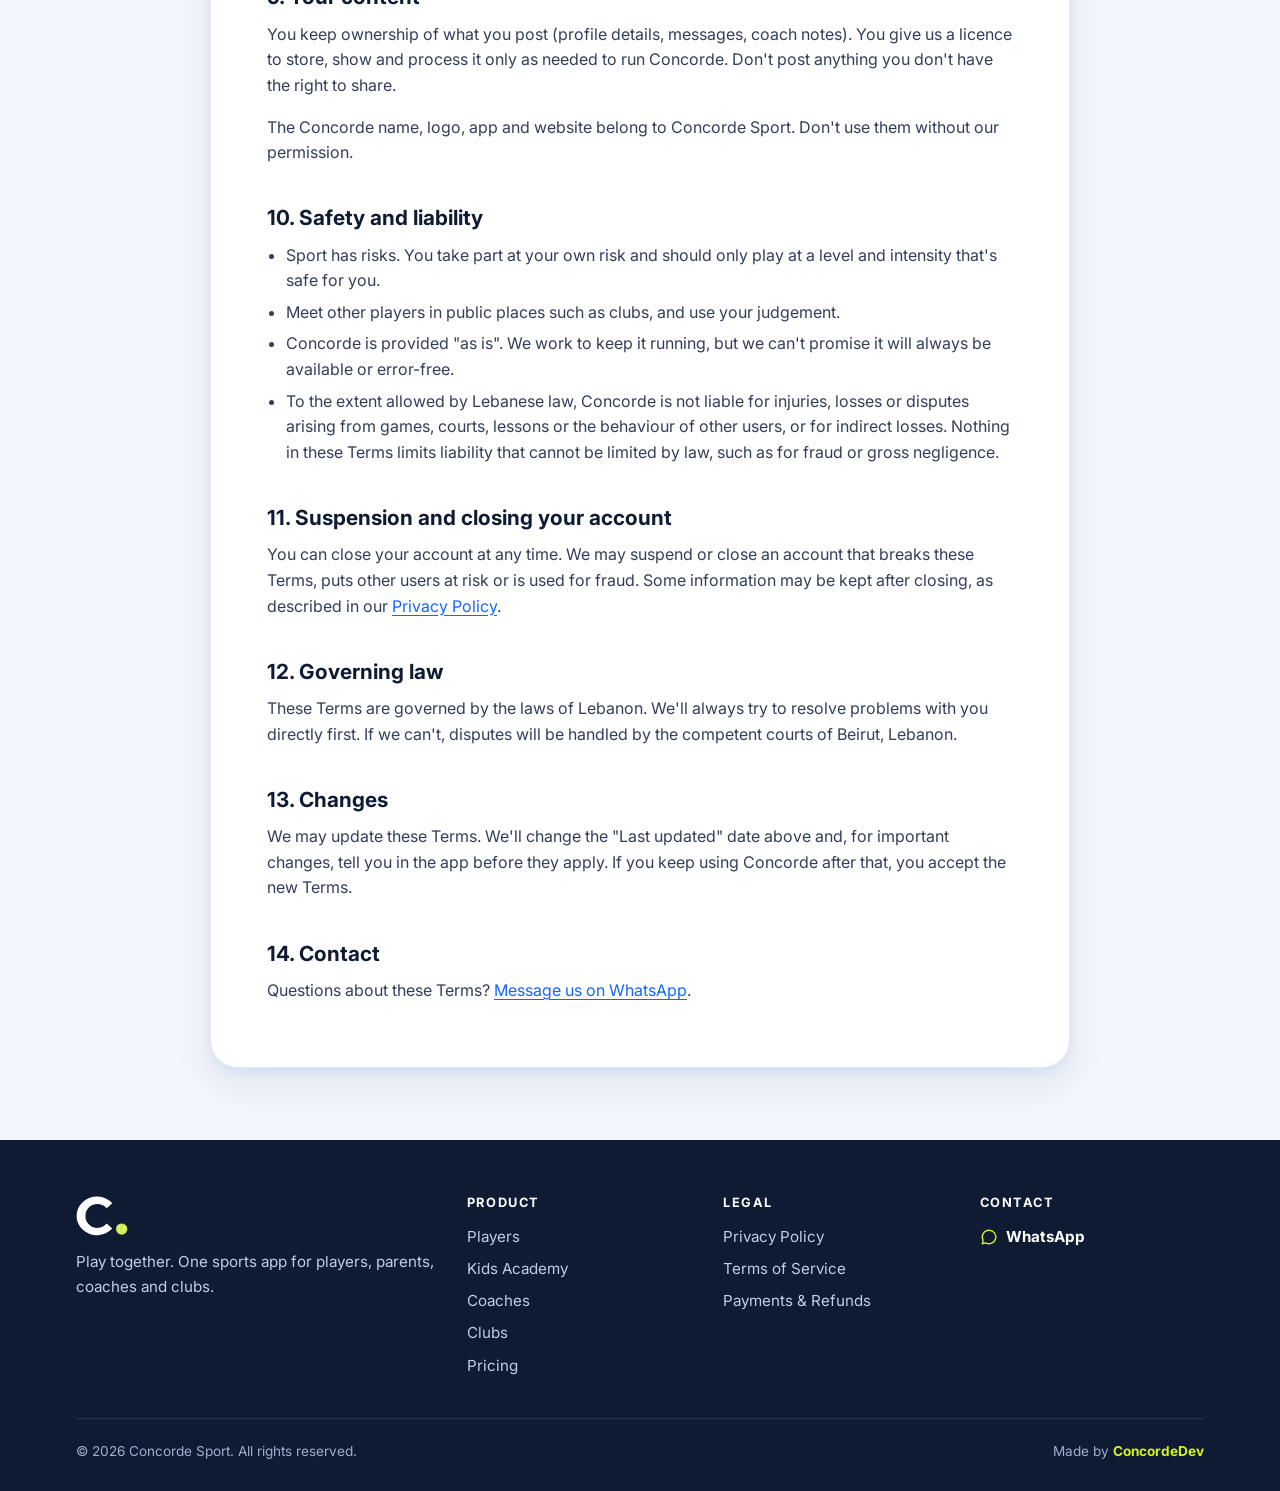
<file: terms.html>
<!doctype html>
<!--
  TEMPLATE — TO BE REVIEWED BY A LAWYER BEFORE PUBLICATION.
  These Terms of Service are a starting draft written for Concorde Sport (Lebanon). They are not legal advice.
  Fill in the company's legal name, registration number and address, and confirm the minimum age,
  liability limits and jurisdiction clauses under Lebanese law.
-->
<html lang="en">
<head>
  <meta charset="utf-8">
  <meta name="viewport" content="width=device-width, initial-scale=1">
  <title>Terms of Service · Concorde Sport</title>
  <meta name="description" content="The rules for using Concorde Sport: accounts, conduct, games, court requests, academies, payments and liability.">
  <meta name="theme-color" content="#0F1B33">
  <link rel="canonical" href="https://concordesports.example/terms.html">
  <meta property="og:type" content="website">
  <meta property="og:site_name" content="Concorde Sport">
  <meta property="og:title" content="Terms of Service · Concorde Sport">
  <meta property="og:description" content="The rules for using Concorde Sport.">
  <meta property="og:url" content="https://concordesports.example/terms.html">
  <meta property="og:image" content="https://concordesports.example/assets/img/og-image.png">
  <meta name="twitter:card" content="summary_large_image">
  <link rel="icon" href="assets/favicon.svg" type="image/svg+xml">
  <link rel="apple-touch-icon" href="assets/img/apple-touch-icon.png">
  <link rel="manifest" href="site.webmanifest">
  <link rel="preconnect" href="https://fonts.googleapis.com">
  <link rel="preconnect" href="https://fonts.gstatic.com" crossorigin>
  <link rel="stylesheet" href="https://fonts.googleapis.com/css2?family=Archivo:wdth,wght@100..125,700..900&family=Inter:wght@400;500;600;700;800&display=swap">
  <link rel="stylesheet" href="assets/css/styles.css?v=20261007">
  <script>document.documentElement.classList.add("js");</script>
</head>
<body>
  <svg width="0" height="0" style="position:absolute" aria-hidden="true" focusable="false">
    <symbol id="i-chat" viewBox="0 0 24 24"><path fill="none" stroke="currentColor" stroke-width="1.8" stroke-linejoin="round" d="M12 3a9 9 0 0 0-7.8 13.5L3 21l4.6-1.2A9 9 0 1 0 12 3Z"/></symbol>
    <symbol id="i-menu" viewBox="0 0 24 24"><path fill="none" stroke="currentColor" stroke-width="2" stroke-linecap="round" d="M4 7h16M4 12h16M4 17h16"/></symbol>
    <symbol id="i-close" viewBox="0 0 24 24"><path fill="none" stroke="currentColor" stroke-width="2" stroke-linecap="round" d="M6 6l12 12M18 6 6 18"/></symbol>
  </svg>
  <a class="skip-link" href="#main">Skip to content</a>

  <header class="site-header">
    <div class="container header-inner">
      <a class="brand" href="index.html" aria-label="Concorde Sport home">
        <span class="logo"><img src="assets/logo-mark.svg" alt="Concorde Sport" width="52" height="40"></span>
      </a>
      <button class="nav-toggle" type="button" aria-expanded="false" aria-controls="site-nav" aria-label="Open menu">
        <span class="burger" aria-hidden="true"><span></span><span></span></span>

      </button>
      <nav class="site-nav" id="site-nav" aria-label="Main">
        <ul>
          <li><a href="index.html#players">Players</a></li>
          <li><a href="index.html#academy">Kids Academy</a></li>
          <li><a href="index.html#coaches">Coaches</a></li>
          <li><a href="index.html#clubs">Clubs</a></li>
          <li><a href="index.html#pricing">Pricing</a></li>
          <li><a href="index.html#faq">FAQ</a></li>
        </ul>
      </nav>
    </div>
  </header>

  <main id="main">
    <section class="legal-hero on-dark">
      <div class="container" style="max-width:892px">
        <p class="eyebrow">Legal</p>
        <h1 class="display">Terms of Service</h1>
        <p>Last updated: 1 October 2026</p>
      </div>
    </section>

    <div class="legal-wrap">
      <div class="container">
        <article class="legal">
          <div class="callout"><p><strong>In short:</strong> Concorde is a platform that connects players, parents, coaches and clubs. Be respectful, show up for the games you join, and remember that lessons and courts are provided by the coaches and clubs, not by Concorde.</p></div>

          <nav class="toc" aria-label="On this page">
            <h2>On this page</h2>
            <ol>
              <li><a href="#about">About these terms</a></li>
              <li><a href="#platform">Concorde is a platform</a></li>
              <li><a href="#accounts">Accounts</a></li>
              <li><a href="#conduct">How to behave</a></li>
              <li><a href="#games">Games, court requests and lessons</a></li>
              <li><a href="#academy">Kids Academy</a></li>
              <li><a href="#clubs">Clubs and coaches</a></li>
              <li><a href="#payments">Payments and Concorde Pro</a></li>
              <li><a href="#content">Your content</a></li>
              <li><a href="#liability">Safety and liability</a></li>
              <li><a href="#termination">Suspension and closing your account</a></li>
              <li><a href="#law">Governing law</a></li>
              <li><a href="#changes">Changes</a></li>
              <li><a href="#contact">Contact</a></li>
            </ol>
          </nav>

          <h2 id="about">1. About these terms</h2>
          <p>These Terms of Service ("Terms") apply to the Concorde Sport mobile app and this website (together, "Concorde"), run by Concorde Sport ("we", "us"). By creating an account or using Concorde, you agree to these Terms and to our <a href="privacy.html">Privacy Policy</a> and <a href="refund.html">Payments &amp; Refunds policy</a>.</p>
          <!-- TODO: add company legal name, commercial registration number and registered address. -->

          <h2 id="platform">2. Concorde is a platform</h2>
          <p>Concorde helps people find each other and organise sport. We are not a club, a coach or a sports school.</p>
          <ul>
            <li>Courts are owned and run by clubs. Lessons and academy groups are given by coaches and clubs.</li>
            <li>Agreements to play, book a court or take a lesson are between the players, parents, coaches and clubs involved.</li>
            <li>We don't control and aren't responsible for the quality, safety or availability of courts, lessons or games, or for what users do on and off court.</li>
          </ul>

          <h2 id="accounts">3. Accounts</h2>
          <ul>
            <li>You must be at least 18 years old to create an account. Children use Kids Academy through a parent's or legal guardian's account.</li>
            <li>Use your real name and a phone number you control. Keep your details up to date.</li>
            <li>One person, one account. Don't share your account or sign up on behalf of someone else (except a parent adding their child).</li>
            <li>You are responsible for what happens on your account. Tell us quickly if you think someone else is using it.</li>
            <li>Clubs and coaches who register must have the right to represent that club or to offer those lessons.</li>
          </ul>
          <!-- TODO (lawyer): confirm minimum age (18, or younger with parental consent) under Lebanese law. -->

          <h2 id="conduct">4. How to behave</h2>
          <p>Concorde works because people show up and play fair. You agree not to:</p>
          <ul>
            <li>harass, threaten, insult or discriminate against anyone, in chat or on court;</li>
            <li>post false, misleading, offensive or illegal content;</li>
            <li>pretend to be someone else or misrepresent your level on purpose;</li>
            <li>use Concorde to sell, advertise or spam, unless we've agreed to it;</li>
            <li>collect other users' data, or use their contact details for anything other than organising sport;</li>
            <li>try to break, copy, reverse-engineer or overload the app.</li>
          </ul>
          <p>Please report any behaviour that worries you. We may remove content and suspend accounts that break these rules.</p>

          <h2 id="games">5. Games, court requests and lessons</h2>
          <ul>
            <li><strong>Open games:</strong> if you host a game, describe it honestly (time, place, level). If you join one, show up or cancel as early as you can.</li>
            <li><strong>Court requests:</strong> a court request is only confirmed once the club accepts it in the app. The club's own rules, prices and cancellation terms apply to the court.</li>
            <li><strong>Lessons and groups:</strong> requests to join a group or book a private lesson are confirmed by the coach. The coach decides on content, level and schedule.</li>
            <li><strong>Levels and ladders:</strong> levels and ladder positions are a guide to help find fair games. They are not an official ranking.</li>
          </ul>

          <h2 id="academy">6. Kids Academy</h2>
          <ul>
            <li>Only a parent or legal guardian may add a child, and they confirm they have the right to do so.</li>
            <li>The parent is responsible for the child's participation, for telling the coach about any health or safety needs, and for bringing and collecting the child as agreed with the coach or club.</li>
            <li>Coaches and clubs are responsible for supervising children during their sessions and for following applicable safeguarding rules.</li>
          </ul>

          <h2 id="clubs">7. Clubs and coaches</h2>
          <ul>
            <li>Concorde is free during early access. Any fees for clubs or coaches are announced in advance and shown in the app before they apply.</li>
            <li>Clubs and coaches must keep their information (opening hours, courts, groups, prices) accurate and respond to requests in good time.</li>
            <li>Clubs and coaches are responsible for their own facilities, staff, insurance, qualifications, permits and taxes.</li>
          </ul>

          <h2 id="payments">8. Payments and Concorde Pro</h2>
          <ul>
            <li>In-app payments with Whish and card are coming at launch. Payments are processed by third-party payment providers, under their own terms.</li>
            <li>Academy sessions are paid per session. Payments for lessons and sessions go to the coach or club; Concorde collects them on their behalf and keeps a service fee from the coach's or club's share. Parents pay the price shown in the app, nothing more.</li>
            <li>Concorde Pro is an optional subscription for players. Pricing and features are shown in the app before you subscribe.</li>
            <li>Cancellations and refunds follow our <a href="refund.html">Payments &amp; Refunds policy</a>.</li>
          </ul>
          <!-- TODO (lawyer/finance): confirm the payment flow (collecting agent vs marketplace) and any commission once payments are live. -->

          <h2 id="content">9. Your content</h2>
          <p>You keep ownership of what you post (profile details, messages, coach notes). You give us a licence to store, show and process it only as needed to run Concorde. Don't post anything you don't have the right to share.</p>
          <p>The Concorde name, logo, app and website belong to Concorde Sport. Don't use them without our permission.</p>

          <h2 id="liability">10. Safety and liability</h2>
          <ul>
            <li>Sport has risks. You take part at your own risk and should only play at a level and intensity that's safe for you.</li>
            <li>Meet other players in public places such as clubs, and use your judgement.</li>
            <li>Concorde is provided "as is". We work to keep it running, but we can't promise it will always be available or error-free.</li>
            <li>To the extent allowed by Lebanese law, Concorde is not liable for injuries, losses or disputes arising from games, courts, lessons or the behaviour of other users, or for indirect losses. Nothing in these Terms limits liability that cannot be limited by law, such as for fraud or gross negligence.</li>
          </ul>

          <h2 id="termination">11. Suspension and closing your account</h2>
          <p>You can close your account at any time. We may suspend or close an account that breaks these Terms, puts other users at risk or is used for fraud. Some information may be kept after closing, as described in our <a href="privacy.html">Privacy Policy</a>.</p>

          <h2 id="law">12. Governing law</h2>
          <p>These Terms are governed by the laws of Lebanon. We'll always try to resolve problems with you directly first. If we can't, disputes will be handled by the competent courts of Beirut, Lebanon.</p>

          <h2 id="changes">13. Changes</h2>
          <p>We may update these Terms. We'll change the "Last updated" date above and, for important changes, tell you in the app before they apply. If you keep using Concorde after that, you accept the new Terms.</p>

          <h2 id="contact">14. Contact</h2>
          <p>Questions about these Terms? <a href="https://wa.me/96176370727" target="_blank" rel="noopener">Message us on WhatsApp</a>.</p>
          <!-- EMAIL PLACEHOLDER: add a legal contact email here when available. -->
        </article>
      </div>
    </div>
  </main>

  <footer class="site-footer">
    <div class="container">
      <div class="footer-grid">
        <div class="footer-brand">
          <span class="logo"><img src="assets/logo-mark.svg" alt="Concorde Sport" width="52" height="40"></span>
          <p>Play together. One sports app for players, parents, coaches and clubs.</p>
        </div>
        <nav aria-label="Product">
          <h2>Product</h2>
          <ul>
            <li><a href="index.html#players">Players</a></li>
            <li><a href="index.html#academy">Kids Academy</a></li>
            <li><a href="index.html#coaches">Coaches</a></li>
            <li><a href="index.html#clubs">Clubs</a></li>
            <li><a href="index.html#pricing">Pricing</a></li>
          </ul>
        </nav>
        <nav aria-label="Legal">
          <h2>Legal</h2>
          <ul>
            <li><a href="privacy.html">Privacy Policy</a></li>
            <li><a href="terms.html" aria-current="page">Terms of Service</a></li>
            <li><a href="refund.html">Payments &amp; Refunds</a></li>
          </ul>
        </nav>
        <div>
          <h2>Contact</h2>
          <ul>
            <li><a class="footer-wa" href="https://wa.me/96176370727" target="_blank" rel="noopener"><svg aria-hidden="true"><use href="#i-chat"/></svg>WhatsApp</a></li>
            <!-- EMAIL PLACEHOLDER: <li><a href="mailto:hello@yourdomain">hello@yourdomain</a></li> -->
          </ul>
        </div>
      </div>
      <div class="footer-bottom">
        <span>© <span data-year>2026</span> Concorde Sport. All rights reserved.</span>
        <span>Made by <a href="https://concordedev.com" target="_blank" rel="noopener">ConcordeDev</a></span>
      </div>
    </div>
  </footer>
  <script src="assets/js/main.js?v=20261007" defer></script>
</body>
</html>
</file>
<file: assets/css/styles.css>
/* ==========================================================================
   Concorde Sport — website styles
   Plain CSS, no build step. Mobile-first.
   ========================================================================== */

:root {
  /* Brand */
  --ink: #0F1B33;
  --ink-2: #16264A;
  --court: #1565FF;
  --court-deep: #0B3FA8;
  --court-soft: #E7F0FF;
  --ball: #D4F21C;
  --ball-soft: #F4FBD0;
  --surface: #F3F6FC;
  --white: #FFFFFF;
  --muted: #5B6785;
  --line: #E3E9F5;
  --success: #12B76A;
  --success-ink: #067647;

  /* Sports */
  --padel: #17191D;
  --padel-2: #2A2E35;
  --basket: #F26B1D;
  --football: #1F8A3B;

  /* Type */
  --font-display: "Archivo", "Arial Black", "Helvetica Neue", Arial, sans-serif;
  --font-body: "Inter", system-ui, -apple-system, "Segoe UI", Roboto, Arial, sans-serif;

  /* Shape */
  --r-sm: 12px;
  --r-md: 20px;
  --r-lg: 28px;
  --r-pill: 999px;
  --shadow-sm: 0 1px 2px rgba(21, 101, 255, .06), 0 2px 8px rgba(21, 101, 255, .06);
  --shadow-md: 0 4px 12px rgba(21, 101, 255, .08), 0 16px 40px rgba(15, 27, 51, .08);
  --shadow-lg: 0 20px 60px rgba(11, 63, 168, .25);

  --container: 1160px;
  --gutter: 16px;
  --header-h: 64px;
}

/* ---------- Reset ---------- */
*, *::before, *::after { box-sizing: border-box; }
html { -webkit-text-size-adjust: 100%; scroll-behavior: smooth; scroll-padding-top: calc(var(--header-h) + 12px); }
@media (prefers-reduced-motion: reduce) { html { scroll-behavior: auto; } }
body {
  margin: 0;
  background: var(--surface);
  color: var(--ink);
  font-family: var(--font-body);
  font-size: 1rem;
  line-height: 1.6;
  text-rendering: optimizeLegibility;
  -webkit-font-smoothing: antialiased;
  overflow-x: hidden;
}
img, svg { display: block; max-width: 100%; }
a { color: var(--court); text-underline-offset: 3px; }
a:hover { color: var(--court-deep); }
h1, h2, h3, h4 { margin: 0 0 .5em; line-height: 1.1; }
p { margin: 0 0 1em; }
ul { margin: 0; padding: 0; }
button { font: inherit; }

:focus-visible { outline: 3px solid var(--court); outline-offset: 3px; border-radius: 6px; }
.on-dark :focus-visible, .site-header :focus-visible, .site-footer :focus-visible, .hero :focus-visible { outline-color: var(--ball); }

.visually-hidden {
  position: absolute !important; width: 1px; height: 1px; padding: 0; margin: -1px;
  overflow: hidden; clip: rect(0 0 0 0); white-space: nowrap; border: 0;
}
.skip-link {
  position: absolute; left: 12px; top: -60px; z-index: 100;
  background: var(--ball); color: var(--ink); font-weight: 700;
  padding: 10px 16px; border-radius: var(--r-pill); text-decoration: none;
}
.skip-link:focus { top: 12px; }

/* ---------- Layout ---------- */
.container { width: 100%; max-width: var(--container); margin: 0 auto; padding: 0 var(--gutter); }
.section { padding: 72px 0; position: relative; }
.section--white { background: var(--white); }
.section--tight { padding: 48px 0; }

.eyebrow {
  display: inline-flex; align-items: center; gap: 8px;
  font-size: .78rem; font-weight: 700; letter-spacing: .12em; text-transform: uppercase;
  color: var(--court); margin-bottom: 14px;
}
.eyebrow::before { content: ""; width: 8px; height: 8px; border-radius: 50%; background: currentColor; }
.on-dark .eyebrow { color: var(--ball); }

.display {
  font-family: var(--font-display);
  font-stretch: 125%;
  font-weight: 800;
  letter-spacing: -.01em;
}
.h2 { font-size: clamp(1.85rem, 1.2rem + 3vw, 3rem); }
.h3 { font-size: 1.2rem; font-weight: 700; }
.lead { font-size: clamp(1.05rem, 1rem + .4vw, 1.25rem); color: var(--muted); max-width: 40em; }
.on-dark .lead { color: #C3CDE4; }
.section-head { max-width: 760px; margin-bottom: 40px; }
.section-head--center { margin-left: auto; margin-right: auto; text-align: center; }
.section-head--center .lead { margin-left: auto; margin-right: auto; }

/* ---------- Buttons ---------- */
.btn {
  display: inline-flex; align-items: center; justify-content: center; gap: 10px;
  min-height: 48px; padding: 12px 22px; border-radius: var(--r-pill);
  font-weight: 700; font-size: 1rem; line-height: 1.2; text-decoration: none;
  border: 2px solid transparent; cursor: pointer;
  transition: transform .15s ease, background-color .15s ease, box-shadow .15s ease, color .15s ease;
}
.btn svg { width: 20px; height: 20px; flex: none; }
.btn:hover { transform: translateY(-1px); }
.btn:active { transform: translateY(0); }
.btn--ball { background: var(--ball); color: var(--ink); box-shadow: 0 8px 24px rgba(212, 242, 28, .25); }
.btn--ball:hover { background: #E1FA45; color: var(--ink); }
.btn--primary { background: var(--court); color: var(--white); box-shadow: 0 8px 24px rgba(21, 101, 255, .25); }
.btn--primary:hover { background: var(--court-deep); color: var(--white); }
.btn--ghost { background: transparent; color: var(--white); border-color: rgba(255, 255, 255, .35); }
.btn--ghost:hover { border-color: var(--white); color: var(--white); background: rgba(255, 255, 255, .06); }
.btn--outline { background: var(--white); color: var(--ink); border-color: var(--line); }
.btn--outline:hover { border-color: var(--court); color: var(--court); }
.btn--sm { min-height: 40px; padding: 8px 16px; font-size: .92rem; }
@media (prefers-reduced-motion: reduce) { .btn, .btn:hover { transition: none; transform: none; } }

.btn-row { display: flex; flex-wrap: wrap; gap: 12px; }

.store-row { display: flex; flex-wrap: wrap; gap: 10px; margin-top: 22px; }
.store-btn {
  display: inline-flex; align-items: center; gap: 10px;
  padding: 9px 16px 9px 12px; border-radius: 14px;
  background: rgba(255, 255, 255, .06); border: 1px solid rgba(255, 255, 255, .18);
  color: #DCE3F2; font-size: .88rem; font-weight: 600; line-height: 1.2; cursor: default;
}
.store-btn svg { width: 22px; height: 22px; opacity: .9; }
.store-btn small { display: block; font-size: .72rem; font-weight: 500; color: #9FAED0; }
.store-btn--light { background: var(--white); border-color: var(--line); color: var(--ink); }
.store-btn--light small { color: var(--muted); }

/* ---------- Badges / chips ---------- */
.badge {
  display: inline-flex; align-items: center; gap: 6px;
  padding: 4px 10px; border-radius: var(--r-pill);
  font-size: .72rem; font-weight: 700; letter-spacing: .06em; text-transform: uppercase;
}
.badge--live { background: var(--success); color: var(--ink); }
.badge--live::before { content: ""; width: 6px; height: 6px; border-radius: 50%; background: currentColor; }
.badge--soon { background: rgba(15, 27, 51, .78); color: var(--white); }
.badge--ball { background: var(--ball); color: var(--ink); }
.badge--blue { background: var(--court-soft); color: var(--court-deep); }

/* ---------- Header ---------- */
.site-header {
  position: sticky; top: 0; z-index: 50;
  background: rgba(15, 27, 51, .86);
  -webkit-backdrop-filter: saturate(160%) blur(14px);
  backdrop-filter: saturate(160%) blur(14px);
  border-bottom: 1px solid rgba(255, 255, 255, .06);
  transition: box-shadow .2s ease, background .2s ease;
}
.site-header.is-scrolled { box-shadow: 0 8px 28px rgba(15, 27, 51, .3); }
.header-inner { display: flex; align-items: center; justify-content: space-between; gap: 16px; height: var(--header-h); }
.brand { display: inline-flex; align-items: center; flex: none; padding: 6px 0; }
.brand img { height: 30px; width: auto; }

/* Burger: two lines (the short one in ball green) that turn into an X */
.nav-toggle {
  position: relative; z-index: 2; display: inline-flex; align-items: center; justify-content: center;
  width: 48px; height: 48px; border-radius: 50%; border: 0; cursor: pointer;
  background: rgba(255, 255, 255, .08); transition: background .2s ease;
  -webkit-tap-highlight-color: transparent;
}
.nav-toggle:hover { background: rgba(255, 255, 255, .14); }
.nav-toggle:focus-visible { outline: 3px solid var(--ball); outline-offset: 2px; }
.burger { position: relative; width: 24px; height: 14px; }
.burger span {
  position: absolute; right: 0; height: 2.5px; border-radius: 3px; background: var(--white);
  transition: transform .35s cubic-bezier(.2, .8, .2, 1), top .35s cubic-bezier(.2, .8, .2, 1), width .35s ease, background .35s ease;
}
.burger span:first-child { top: 0; width: 24px; }
.burger span:last-child { top: 11.5px; width: 15px; background: var(--ball); }
.nav-toggle[aria-expanded="true"] .burger span:first-child { top: 6px; transform: rotate(45deg); }
.nav-toggle[aria-expanded="true"] .burger span:last-child { top: 6px; width: 24px; transform: rotate(-45deg); background: var(--white); }

/* Mobile menu: full screen under the header, big links that slide in one after another */
.site-nav {
  /* absolute, not fixed: the header's blur makes it the containing block */
  position: absolute; left: 0; right: 0; top: 100%; height: calc(100vh - var(--header-h)); height: calc(100dvh - var(--header-h));
  display: flex; flex-direction: column; padding: 18px var(--gutter) calc(28px + env(safe-area-inset-bottom));
  background: radial-gradient(600px 400px at 100% 0%, rgba(21, 101, 255, .28), transparent 70%), var(--ink);
  opacity: 0; visibility: hidden; transform: translateY(-10px);
  transition: opacity .3s ease, transform .3s ease, visibility 0s linear .3s;
  overflow-y: auto;
}
.site-nav.is-open { opacity: 1; visibility: visible; transform: none; transition: opacity .3s ease, transform .3s ease, visibility 0s; }
.site-nav ul { list-style: none; display: flex; flex-direction: column; margin: 0; padding: 0; }
.site-nav li { opacity: 0; transform: translateY(12px); transition: opacity .35s ease, transform .35s cubic-bezier(.2, .8, .2, 1); }
.site-nav.is-open li { opacity: 1; transform: none; }
.site-nav.is-open li:nth-child(1) { transition-delay: .05s; }
.site-nav.is-open li:nth-child(2) { transition-delay: .09s; }
.site-nav.is-open li:nth-child(3) { transition-delay: .13s; }
.site-nav.is-open li:nth-child(4) { transition-delay: .17s; }
.site-nav.is-open li:nth-child(5) { transition-delay: .21s; }
.site-nav.is-open li:nth-child(6) { transition-delay: .25s; }
.site-nav a {
  display: flex; align-items: center; justify-content: space-between; padding: 16px 2px;
  color: var(--white); text-decoration: none;
  font-family: var(--font-display); font-stretch: 112%; font-weight: 800; font-size: 1.7rem; letter-spacing: -.01em;
  border-bottom: 1px solid rgba(255, 255, 255, .08);
}
.site-nav ul a::after { content: "→"; font-family: var(--font-body); font-weight: 600; font-size: 1.1rem; color: var(--ball); opacity: .8; }
.site-nav a:hover, .site-nav a[aria-current="page"] { color: var(--ball); }
.site-nav .nav-cta { margin-top: auto; padding-top: 28px; opacity: 0; transition: opacity .35s ease .28s; }
.site-nav.is-open .nav-cta { opacity: 1; }
.site-nav .nav-cta a.btn {
  display: flex; justify-content: center; width: 100%; padding: 18px 22px; border: 0; border-radius: var(--r-pill);
  color: var(--ink); font-family: var(--font-body); font-size: 1.05rem; font-weight: 800; letter-spacing: 0;
}
.site-nav .nav-cta a.btn:hover { background: #E1FA45; color: var(--ink); }
body.menu-open { overflow: hidden; }
@media (prefers-reduced-motion: reduce) {
  .site-nav, .site-nav li, .site-nav .nav-cta, .burger span { transition: none; }
}

@media (min-width: 960px) {
  :root { --header-h: 76px; }
  .nav-toggle { display: none; }
  .site-nav {
    position: static; height: auto; display: flex; flex-direction: row; align-items: center; gap: 28px;
    background: none; border: 0; padding: 0; box-shadow: none; overflow: visible;
    opacity: 1; visibility: visible; transform: none; -webkit-backdrop-filter: none; backdrop-filter: none;
  }
  .site-nav ul { flex-direction: row; gap: 4px; }
  .site-nav li { opacity: 1; transform: none; }
  .site-nav a {
    padding: 8px 14px; border: 0; border-radius: var(--r-pill);
    font-family: var(--font-body); font-stretch: normal; font-weight: 600; font-size: .95rem; color: #DCE3F2;
  }
  .site-nav ul a::after { content: none; }
  .site-nav a:hover { background: rgba(255, 255, 255, .07); color: var(--white); }
  .site-nav .nav-cta { margin: 0; padding: 0; opacity: 1; }
  .site-nav .nav-cta a.btn { width: auto; padding: 10px 20px; font-size: .95rem; }
  body.menu-open { overflow: auto; }
}
/* ---------- Logo: "C." mark + wordmark ---------- */
.logo { display: inline-flex; align-items: center; gap: 10px; color: var(--white); }
.brand, .brand:hover, .footer-brand a { text-decoration: none; }
.brand .logo img, .footer-brand .logo img { height: 34px; width: auto; margin: 0; }
.brand .logo img { height: 40px; }
@media (min-width: 960px) { .brand .logo img { height: 44px; } }
.logo-word {
  font-family: var(--font-display); font-stretch: 112%; font-weight: 900; font-size: 1.32rem;
  letter-spacing: -.01em; line-height: 1; display: inline-flex; align-items: baseline; gap: 6px;
}
.logo-word small { font-family: var(--font-body); font-weight: 600; font-size: .78rem; letter-spacing: .02em; color: var(--ball); }
.footer-brand .logo { margin-bottom: 14px; }
.footer-brand .logo img { height: 40px; }
.footer-brand .logo-word { font-size: 1.5rem; }

/* ---------- Hero ---------- */
.hero {
  position: relative; overflow: hidden;
  background: radial-gradient(1200px 600px at 85% -10%, rgba(21, 101, 255, .45), transparent 60%), var(--ink);
  color: var(--white);
  padding: 56px 0 40px;
}
.hero-court {
  position: absolute; inset: 0; width: 100%; height: 100%;
  pointer-events: none; opacity: .5;
}
.hero-inner { position: relative; display: grid; gap: 56px; align-items: center; }
.hero h1, .hero .hero-h1 {
  font-size: clamp(2.15rem, 1.1rem + 5.4vw, 4.9rem);
  line-height: 1.02; margin-bottom: 22px;
}
.hero h1 .accent, .hero .hero-h1 .accent { color: var(--ball); display: block; }
.hero .lead { margin-bottom: 30px; }
.hero-note { margin-top: 18px; font-size: .9rem; color: #9FAED0; }
@media (min-width: 960px) {
  .hero { padding: 96px 0 112px; }
  .hero-inner { grid-template-columns: minmax(0, 1.15fr) minmax(0, .85fr); gap: 48px; }
}

/* ---------- Phone mockup ---------- */
.phone-wrap { position: relative; display: flex; justify-content: center; padding: 10px 0; }
.phone-wrap::before {
  content: ""; position: absolute; width: 78%; aspect-ratio: 1; border-radius: 50%;
  top: 50%; left: 50%; transform: translate(-50%, -50%);
  background: radial-gradient(circle, rgba(212, 242, 28, .22), rgba(21, 101, 255, 0) 65%);
}
.phone {
  position: relative; width: min(280px, 82vw); aspect-ratio: 9 / 18.5;
  background: #0A1226; border-radius: 44px; padding: 10px;
  box-shadow: 0 0 0 2px #2A3656, var(--shadow-lg), 0 40px 80px rgba(0, 0, 0, .35);
}
.phone::after { /* side button */
  content: ""; position: absolute; right: -4px; top: 120px; width: 4px; height: 56px;
  background: #2A3656; border-radius: 0 3px 3px 0;
}
.phone-screen {
  position: relative; height: 100%; border-radius: 35px; overflow: hidden;
  background: var(--surface); color: var(--ink);
  display: flex; flex-direction: column; font-size: 12px; line-height: 1.35;
}
.phone-notch {
  position: absolute; top: 9px; left: 50%; transform: translateX(-50%);
  width: 84px; height: 24px; background: #0A1226; border-radius: 14px; z-index: 2;
}
.app-top { background: var(--court); color: var(--white); padding: 44px 16px 16px; }
.app-top-row { display: flex; align-items: center; justify-content: space-between; }
.app-hello { font-size: 11px; opacity: .85; margin: 0; }
.app-title { font-family: var(--font-display); font-stretch: 125%; font-weight: 800; font-size: 17px; margin: 2px 0 0; }
.app-ball { width: 28px; height: 28px; }
.app-chips { display: flex; gap: 6px; margin-top: 12px; }
.app-chip {
  padding: 5px 10px; border-radius: var(--r-pill); font-weight: 700; font-size: 10.5px;
  background: rgba(255, 255, 255, .16); color: var(--white);
}
.app-chip.is-active { background: var(--ball); color: var(--ink); }
.app-body { padding: 12px; display: flex; flex-direction: column; gap: 10px; flex: 1; }
.app-card { background: var(--white); border-radius: 18px; padding: 12px; box-shadow: var(--shadow-sm); }
.app-card-head { display: flex; align-items: center; justify-content: space-between; margin-bottom: 8px; }
.app-label { font-size: 10px; font-weight: 700; letter-spacing: .08em; text-transform: uppercase; color: var(--muted); }
.app-spot { font-size: 10px; font-weight: 700; color: #B54708; background: #FEF0E6; padding: 3px 8px; border-radius: var(--r-pill); }
.app-game { font-weight: 800; font-size: 14px; margin: 0 0 2px; }
.app-meta { color: var(--muted); font-size: 11px; margin: 0 0 10px; }
.app-btn {
  display: block; text-align: center; background: var(--ball); color: var(--ink);
  font-weight: 800; border-radius: var(--r-pill); padding: 8px; font-size: 12px;
}
.app-players { display: flex; align-items: center; gap: 8px; }
.avatar {
  width: 30px; height: 30px; border-radius: 50%; display: grid; place-items: center;
  font-weight: 800; font-size: 11px; color: var(--white); flex: none;
}
.avatar + .avatar { margin-left: -14px; box-shadow: 0 0 0 2px var(--white); }
.app-level { margin-left: auto; font-weight: 800; font-size: 11px; background: var(--ball); color: var(--ink); padding: 3px 8px; border-radius: var(--r-pill); }
.app-tabbar {
  display: flex; justify-content: space-around; padding: 10px 8px 16px; background: var(--white);
  border-top: 1px solid var(--line);
}
.app-tabbar span { width: 22px; height: 4px; border-radius: 4px; background: var(--line); }
.app-tabbar span.is-active { background: var(--court); }

.float-chip {
  position: absolute; display: flex; align-items: center; gap: 8px;
  background: var(--white); color: var(--ink); border-radius: 16px; padding: 10px 14px;
  box-shadow: var(--shadow-md); font-size: .82rem; font-weight: 700; line-height: 1.2;
  max-width: 200px;
}
.float-chip small { display: block; font-weight: 500; color: var(--muted); font-size: .74rem; }
.float-chip .dot { width: 28px; height: 28px; border-radius: 50%; display: grid; place-items: center; flex: none; }
.float-chip .dot svg { width: 16px; height: 16px; }
.float-chip--a { left: 0; bottom: 6%; }
.float-chip--b { right: 0; top: 14%; }
@media (max-width: 420px) {
  .float-chip { font-size: .74rem; padding: 8px 10px; max-width: 160px; }
  .float-chip--b { display: none; }
}
@media (min-width: 960px) {
  .float-chip--a { left: -8%; }
  .float-chip--b { right: -6%; }
}

/* ---------- Hero rotator: only the text and the phone screen change ---------- */
.rot { display: grid; grid-template-columns: minmax(0, 1fr); min-width: 0; }
@media (max-width: 959px) { .hero-inner { grid-template-columns: minmax(0, 1fr); } }
.hero-copy, .rot-item { min-width: 0; }
.rot-item {
  grid-area: 1 / 1; opacity: 0; visibility: hidden; transform: translateY(8px);
  transition: opacity .28s ease, transform .28s ease, visibility 0s linear .28s;
}
.rot-item.is-active {
  opacity: 1; visibility: visible; transform: none;
  transition: opacity .42s ease .22s, transform .42s cubic-bezier(.2, .8, .2, 1) .22s, visibility 0s linear .22s;
}
.shot-screen { background: #0A1226; }
.shot {
  position: absolute; inset: 0; width: 100%; height: 100%;
  object-fit: cover; object-position: top center; opacity: 0; transition: opacity .55s ease;
}
.shot.is-active { opacity: 1; }
.hero-dots { display: flex; gap: 8px; margin-top: 26px; }
/* Fixed brand line above the changing text */
.hero-brand {
  margin: 0 0 14px; font-family: var(--font-display); font-stretch: 112%; font-weight: 900;
  font-size: clamp(1.25rem, 1rem + 1vw, 1.7rem); letter-spacing: -.01em; color: var(--white);
}
.hero-brand span { color: var(--ball); }
/* Bubbles change with the slide */
.phone-wrap .float-chip { opacity: 0; transform: translateY(8px) scale(.96); transition: opacity .3s ease, transform .3s ease; pointer-events: none; }
.phone-wrap .float-chip.is-active { opacity: 1; transform: none; transition: opacity .45s ease .3s, transform .45s cubic-bezier(.2, .8, .2, 1) .3s; }
html:not(.js) .phone-wrap .float-chip:not([data-slide="0"]) { display: none; }
/* Each slide's bubble sits next to the part of the screen it explains */
.chip-pos-0 { right: 0; top: 18%; }      /* the match ring */
.chip-pos-1 { left: 0; top: 34%; }       /* the "Let's play" stamp */
.chip-pos-2 { right: 0; bottom: 16%; }   /* the latest result */
@media (min-width: 960px) {
  .chip-pos-0 { right: -10%; }
  .chip-pos-1 { left: -14%; }
  .chip-pos-2 { right: -12%; }
}
.hero-dot {
  width: 26px; height: 6px; padding: 0; border: 0; border-radius: 6px; cursor: pointer;
  background: rgba(255, 255, 255, .25); transition: width .3s ease, background .3s ease;
}
.hero-dot.is-active { width: 44px; background: var(--ball); }
.hero-dot:focus-visible { outline: 3px solid var(--ball); outline-offset: 3px; }
html:not(.js) .rot-item:not(:first-child), html:not(.js) .shot:not(:first-child), html:not(.js) .hero-dots { display: none; }
@media (prefers-reduced-motion: reduce) {
  .rot-item, .rot-item.is-active, .shot { transition: none; transform: none; }
}
/* ---------- Sports strip ---------- */
.sports { padding: 28px 0 0; margin-top: -1px; background: var(--ink); }
.sports-panel {
  background: var(--white); border-radius: var(--r-lg) var(--r-lg) 0 0;
  padding: 28px 20px 8px; margin: 0 auto;
}
.sports-title { font-size: .85rem; font-weight: 700; color: var(--muted); text-align: center; margin-bottom: 18px; }
.sports-grid { list-style: none; display: grid; grid-template-columns: repeat(2, minmax(0, 1fr)); gap: 12px; }
.sport {
  position: relative; border-radius: var(--r-md); padding: 16px; min-height: 128px;
  display: flex; flex-direction: column; justify-content: space-between; overflow: hidden;
  color: var(--white);
}
.sport .badge { align-self: flex-start; }
.sport h3 { font-family: var(--font-display); font-stretch: 125%; font-weight: 800; font-size: clamp(.95rem, .8rem + .8vw, 1.2rem); margin: 0; overflow-wrap: anywhere; }
.sport p { margin: 2px 0 0; font-size: .82rem; opacity: .9; }
.sport-ball { position: absolute; right: 12px; top: 12px; width: 34px; height: 34px; }
.sport--tennis { background: var(--court); }
.sport--padel { background: linear-gradient(160deg, var(--padel-2), var(--padel)); }
.sport--basket { background: var(--basket); color: var(--ink); }
.sport--basket .badge--soon { background: var(--ink); }
.sport--football { background: var(--football); }
@media (min-width: 760px) {
  .sports-grid { grid-template-columns: repeat(4, minmax(0, 1fr)); gap: 16px; }
  .sports-panel { padding: 32px 32px 8px; }
  .sport { min-height: 150px; padding: 20px; }
}

:root { --women: #E0457B; --women-soft: #FDECF3; --women-line: #F8C9DA; }
/* ---------- Everything. One app.: a member ID card that changes with the role ---------- */
.everything { background: var(--white); padding: 64px 0 56px; overflow: hidden; }
.everything .h2 .accent { color: var(--court); }
.everything + .section--white { padding-top: 0; }
.everything + .section--white > .container { border-top: 1px solid var(--line); padding-top: 64px; }
.everything-inner { display: grid; grid-template-columns: minmax(0, 1fr); gap: 32px; align-items: center; }
.everything-inner > * { min-width: 0; }

/* Role pills: quiet outline, the chosen one in navy. */
.id-tabs { display: none; gap: 10px; margin-top: 8px; }
.js .id-tabs { display: flex; flex-wrap: wrap; }
.id-tab {
  display: inline-flex; align-items: center; gap: 8px; cursor: pointer;
  background: var(--white); color: var(--ink); border: 1.5px solid var(--line);
  border-radius: var(--r-pill); padding: 10px 16px; font-weight: 800; font-size: .95rem;
  transition: background .25s ease, border-color .25s ease, color .25s ease, box-shadow .25s ease, transform .15s ease;
  -webkit-tap-highlight-color: transparent; /* no grey/blue box on tap: we show our own press */
  -webkit-user-select: none; user-select: none; outline: none;
}
.id-tab:active { transform: scale(.95); }
.id-tab:focus-visible { outline: 2px solid var(--court); outline-offset: 3px; }
.id-tab svg { width: 18px; height: 18px; color: var(--court); transition: color .25s ease; }
@media (hover: hover) { .id-tab:hover { border-color: var(--court); } }
.id-tab[aria-selected="true"] { background: var(--ink); border-color: var(--ink); color: var(--white); box-shadow: var(--shadow-md); }
.id-tab[aria-selected="true"] svg { color: var(--white); }
@media (max-width: 759px) {
  /* one swipeable row of pills on phones */
  .js .id-tabs { flex-wrap: nowrap; overflow-x: auto; margin: 8px calc(var(--gutter) * -1) 0; padding: 4px var(--gutter) 10px; scrollbar-width: none; }
  .js .id-tabs::-webkit-scrollbar { display: none; }
  .id-tab { flex: 0 0 auto; }
}

/* The card: portrait badge on phones, landscape card from tablets up. It never moves; only its content changes. */
.id-stage { display: flex; flex-direction: column; align-items: center; padding: 8px 0 24px; }
.id-card {
  position: relative; width: min(340px, 100%); border-radius: 28px; padding: 26px 22px 18px;
  /* One colour per role (set by data-role); the light and the depth are layered on top, so the colour change cross-fades. */
  --card: var(--court); --glow: rgba(21, 101, 255, .30);
  background-color: var(--card);
  background-image:
    radial-gradient(420px 240px at 100% 0%, rgba(255, 255, 255, .22), transparent 60%),
    linear-gradient(160deg, rgba(255, 255, 255, .04) 0%, rgba(4, 10, 30, .28) 60%, rgba(4, 10, 30, .5) 100%);
  box-shadow: 0 28px 60px var(--glow), 0 6px 16px rgba(15, 27, 51, .10), inset 0 0 0 1px rgba(255, 255, 255, .16);
  color: var(--white); display: grid; gap: 16px;
  transition: background-color .7s ease, box-shadow .7s ease;
}
.id-card[data-role="parents"] { --card: #0E9F6E; --glow: rgba(14, 159, 110, .28); }
.id-card[data-role="coaches"] { --card: #6D4AE8; --glow: rgba(109, 74, 232, .30); }
.id-card[data-role="clubs"]   { --card: #1F3A6E; --glow: rgba(15, 27, 51, .32); }
.id-card[data-role="women"]   { --card: #E0457B; --glow: rgba(224, 69, 123, .30); }
/* the lanyard slot of a badge */
.id-card::before {
  content: ""; position: absolute; top: 12px; left: 50%; width: 56px; height: 7px; margin-left: -28px;
  border-radius: 8px; background: rgba(255, 255, 255, .28);
}
.id-top { display: flex; align-items: center; gap: 12px; margin-top: 8px; }
.id-logo { width: 46px; height: auto; }
.id-kind { margin-left: auto; font-size: .68rem; font-weight: 800; letter-spacing: .16em; color: var(--white); border: 1.5px solid rgba(255, 255, 255, .55); border-radius: var(--r-pill); padding: 4px 10px; }
.id-chip {
  width: 50px; height: 38px; border-radius: 10px;
  background: linear-gradient(135deg, rgba(255, 255, 255, .55), rgba(255, 255, 255, .18));
  box-shadow: inset 0 0 0 1px rgba(255, 255, 255, .45); position: relative; overflow: hidden;
}
.id-chip::before, .id-chip::after { content: ""; position: absolute; background: rgba(15, 27, 51, .18); }
.id-chip::before { left: 33%; right: 33%; top: 0; bottom: 0; border-left: 1px solid rgba(255,255,255,.4); border-right: 1px solid rgba(255,255,255,.4); background: transparent; }
.id-chip::after { left: 0; right: 0; top: 50%; height: 1px; }
.id-chip svg { display: none; }

/* All roles sit in the same place: the card keeps its size, the content cross-fades. */
.id-faces { display: grid; }
.js .id-face { grid-area: 1 / 1; opacity: 0; visibility: hidden; transform: translateY(8px);
  transition: opacity .45s ease, transform .55s cubic-bezier(.2, .8, .2, 1), visibility 0s linear .45s; }
.js .id-face.is-active { opacity: 1; visibility: visible; transform: none; transition: opacity .45s ease .08s, transform .55s cubic-bezier(.2, .8, .2, 1) .08s, visibility 0s; }
.id-face + .id-face { margin-top: 18px; padding-top: 18px; border-top: 1px dashed rgba(255, 255, 255, .3); }
.js .id-face + .id-face { margin-top: 0; padding-top: 0; border-top: 0; }
.id-label { margin: 0; font-size: .68rem; font-weight: 800; letter-spacing: .18em; text-transform: uppercase; color: rgba(255, 255, 255, .7); }
.id-role {
  margin: 2px 0 8px; font-family: var(--font-display); font-stretch: 125%; font-weight: 900;
  font-size: clamp(2.1rem, 1.6rem + 2.4vw, 3rem); line-height: 1; letter-spacing: -.01em; color: var(--white);
  text-transform: uppercase;
}
.id-line { margin: 0 0 14px; font-weight: 600; font-size: 1rem; line-height: 1.4; color: rgba(255, 255, 255, .88); }
.id-perks { list-style: none; margin: 0; padding: 0; display: grid; gap: 10px; }
.id-perks li { display: flex; align-items: center; gap: 10px; font-weight: 700; font-size: .95rem; }
.id-perks svg { flex: 0 0 22px; width: 22px; height: 22px; padding: 5px; border-radius: 50%; background: rgba(255, 255, 255, .18); color: var(--white); box-shadow: inset 0 0 0 1px rgba(255, 255, 255, .35); }
.id-code { margin: 16px 0 0; font-size: .74rem; letter-spacing: .14em; color: rgba(255, 255, 255, .7); }
.id-code b { color: var(--white); font-family: ui-monospace, Menlo, Consolas, monospace; letter-spacing: .1em; }
.id-bottom { display: flex; align-items: center; gap: 12px; border-top: 1px solid rgba(255, 255, 255, .2); padding-top: 14px; }
.id-brand { font-family: var(--font-display); font-stretch: 112%; font-weight: 900; letter-spacing: .04em; font-size: 1rem; white-space: nowrap; }
.id-brand span { color: var(--ball); }
.id-sports { margin-left: auto; white-space: nowrap; font-size: .64rem; font-weight: 800; letter-spacing: .14em; color: rgba(255, 255, 255, .7); text-align: right; }
/* Dots under the card: where you are, and a hint that the card swipes. */
.id-card { -webkit-tap-highlight-color: transparent; touch-action: pan-y; }
.id-nav { display: none; }
.js .id-nav { display: flex; flex-direction: column; align-items: center; gap: 10px; margin-top: 14px; }
.id-dots { display: flex; gap: 8px; }
.id-dot {
  width: 8px; height: 8px; padding: 0; border: 0; border-radius: 99px; background: var(--line); cursor: pointer;
  transition: width .35s cubic-bezier(.2, .8, .2, 1), background .35s ease; -webkit-tap-highlight-color: transparent;
}
.id-dot[aria-current="true"] { width: 26px; background: var(--ink); }
.id-hint { display: none; align-items: center; gap: 8px; font-size: .82rem; font-weight: 700; color: var(--muted); transition: opacity .4s ease; }
.id-hint svg { width: 16px; height: 16px; }
.id-hint .hint-hand { display: inline-block; animation: id-swipe 1.8s ease-in-out infinite; }
@keyframes id-swipe { 0%, 100% { transform: translateX(0); } 50% { transform: translateX(-10px); } }
@media (hover: none) { .id-hint { display: inline-flex; } }
.id-hint.is-done { opacity: 0; }
/* The card follows your finger a little while you swipe. */
.id-card { will-change: transform; }
.id-card.is-snapping { transition: background-color .7s ease, box-shadow .7s ease, transform .45s cubic-bezier(.2, .8, .2, 1); }
@media (prefers-reduced-motion: reduce) { .js .id-face, .js .id-face.is-active, .id-card { transition: none; transform: none; } .id-hint .hint-hand { animation: none; } }
/* Phones: smaller pills, a compact card, no chip. */
@media (max-width: 599px) {
  .id-tab { padding: 7px 12px; font-size: .84rem; gap: 6px; border-width: 1.5px; }
  .id-tab svg { width: 15px; height: 15px; }
  .id-stage { padding: 0 0 12px; }
  .id-card { padding: 22px 18px 14px; gap: 12px; border-radius: 24px; }
  .id-card::before { top: 10px; width: 48px; height: 6px; margin-left: -24px; }
  .id-chip { display: none; }
  .id-logo { width: 38px; }
  .id-role { font-size: 1.85rem; margin-bottom: 6px; }
  .id-line { font-size: .93rem; margin-bottom: 10px; }
  .id-perks { gap: 7px; }
  .id-perks li { font-size: .88rem; gap: 8px; }
  .id-perks svg { flex-basis: 20px; width: 20px; height: 20px; padding: 4px; }
  .id-code { margin-top: 10px; font-size: .68rem; }
  .id-bottom { padding-top: 10px; }
  .id-brand { font-size: .86rem; }
  .id-sports { font-size: .5rem; letter-spacing: .08em; }
  .everything-inner { gap: 20px; }
}

.all-line {
  margin: 36px auto 0; width: fit-content; max-width: 100%; text-align: center;
  background: var(--ink); color: var(--white); border-radius: var(--r-md); padding: 14px 22px;
  font-family: var(--font-display); font-stretch: 112%; font-weight: 800; letter-spacing: -.01em;
  font-size: clamp(1rem, .9rem + .7vw, 1.35rem); line-height: 1.3;
}
.all-line span { color: var(--ball); margin: 0 .2em; }
@media (min-width: 600px) {
  .all-line { border-radius: var(--r-pill); padding: 14px 28px; }
}
@media (min-width: 760px) {
  .id-card { width: min(560px, 100%); grid-template-columns: 1fr auto; padding: 28px 32px 20px; gap: 18px 24px; }
  .id-card::before { display: none; }
  .id-top { grid-column: 1 / -1; margin-top: 0; }
  .id-chip { grid-column: 2; grid-row: 2; align-self: start; }
  .id-faces { grid-column: 1; grid-row: 2; }
  .id-bottom { grid-column: 1 / -1; }
  .id-perks { grid-template-columns: repeat(2, minmax(0, 1fr)); gap: 10px 18px; }
}
@media (min-width: 960px) {
  .everything { padding: 88px 0 72px; }
  .everything-inner { grid-template-columns: minmax(0, .9fr) minmax(0, 1.1fr); gap: 56px; }
}
/* ---------- Steps ---------- */
.steps { list-style: none; margin: 0; padding: 0; display: grid; gap: 16px; counter-reset: step; }
.step {
  background: var(--white); border-radius: var(--r-md); padding: 26px 24px;
  box-shadow: var(--shadow-sm); border: 1px solid var(--line); position: relative;
}
.step-num {
  display: inline-grid; place-items: center; width: 44px; height: 44px; border-radius: 50%;
  background: var(--ink); color: var(--ball); font-family: var(--font-display); font-stretch: 125%;
  font-weight: 800; font-size: 1.1rem; margin-bottom: 16px;
}
.step p { color: var(--muted); margin: 0; }
@media (min-width: 760px) { .steps { grid-template-columns: repeat(3, 1fr); gap: 20px; } }

.feature-chips { list-style: none; display: flex; flex-wrap: wrap; gap: 10px; margin-top: 28px; }
.feature-chips li {
  display: inline-flex; align-items: center; gap: 8px;
  background: var(--white); border: 1px solid var(--line); border-radius: var(--r-pill);
  padding: 8px 14px; font-weight: 600; font-size: .92rem;
}
.feature-chips svg { width: 18px; height: 18px; color: var(--court); }

/* ---------- Split sections ---------- */
.split { display: grid; gap: 40px; align-items: center; }
@media (min-width: 960px) {
  .split { grid-template-columns: 1fr 1fr; gap: 64px; }
  .split--flip .split-visual { order: -1; }
}
.check-list { list-style: none; display: grid; gap: 14px; margin: 24px 0 28px; }
.check-list li { display: grid; grid-template-columns: 28px 1fr; gap: 12px; align-items: start; }
.check-list .tick {
  width: 28px; height: 28px; border-radius: 50%; display: grid; place-items: center;
  background: var(--court-soft); color: var(--court);
}
.check-list .tick svg { width: 16px; height: 16px; }
.check-list strong { display: block; }
.check-list span.txt { color: var(--muted); }
.on-dark .check-list .tick { background: rgba(212, 242, 28, .14); color: var(--ball); }
.on-dark .check-list span.txt { color: #C3CDE4; }

.note {
  display: flex; gap: 10px; align-items: flex-start;
  background: var(--ball-soft); border: 1px solid #E4F3A0; color: var(--ink);
  border-radius: var(--r-sm); padding: 12px 14px; font-size: .92rem;
}
.note svg { width: 20px; height: 20px; flex: none; margin-top: 2px; color: #5C6B00; }

/* Mock panels (Academy / Coaches) */
.mock {
  background: var(--white); border-radius: var(--r-lg); padding: 20px;
  box-shadow: var(--shadow-md); border: 1px solid var(--line); max-width: 460px; margin: 0 auto; width: 100%;
}
.mock-head { display: flex; align-items: center; justify-content: space-between; gap: 12px; margin-bottom: 16px; }
.mock-title { font-weight: 800; font-size: 1.05rem; margin: 0; }
.mock-sub { color: var(--muted); font-size: .85rem; margin: 0; }
.mock-row {
  display: flex; align-items: center; gap: 12px; padding: 12px;
  border-radius: 14px; background: var(--surface); margin-bottom: 10px;
}
.mock-row:last-child { margin-bottom: 0; }
.mock-row .grow { flex: 1; min-width: 0; }
.mock-row strong { display: block; font-size: .95rem; }
.mock-row small { color: var(--muted); font-size: .82rem; }
.mock-icon { width: 40px; height: 40px; border-radius: 12px; display: grid; place-items: center; flex: none; }
.mock-icon svg { width: 20px; height: 20px; }
.mock-quote {
  background: var(--court-soft); border-radius: 14px; padding: 12px 14px; margin: 0 0 10px;
  font-size: .9rem; color: var(--ink);
}
.mock-quote b { display: block; font-size: .74rem; letter-spacing: .08em; text-transform: uppercase; color: var(--court-deep); margin-bottom: 4px; }
.mock-actions { display: grid; grid-template-columns: 1fr 1fr; gap: 8px; margin-top: 14px; }
.mock-actions span {
  text-align: center; padding: 10px; border-radius: var(--r-pill); font-weight: 700; font-size: .85rem;
}
.mock-actions .a1 { background: var(--ink); color: var(--white); }
.mock-actions .a2 { background: var(--white); border: 1px solid var(--line); }
.att-toggle {
  width: 30px; height: 30px; border-radius: 50%; display: grid; place-items: center; flex: none;
  border: 2px solid var(--line); color: transparent; background: var(--white);
}
.att-toggle.is-on { background: var(--success); border-color: var(--success); color: var(--white); }
.att-toggle svg { width: 16px; height: 16px; }
.paid { font-size: .78rem; font-weight: 700; color: var(--success-ink); background: #E3F8EE; padding: 3px 8px; border-radius: var(--r-pill); white-space: nowrap; }

/* ---------- Clubs ---------- */
.clubs { background: var(--ink); color: var(--white); overflow: hidden; }
.clubs .h2 { color: var(--white); }
.free-tag {
  display: inline-flex; align-items: center; gap: 10px;
  background: var(--ball); color: var(--ink); font-weight: 800; border-radius: var(--r-pill);
  padding: 8px 16px; font-size: .95rem; margin-bottom: 20px;
}
.club-grid { list-style: none; display: grid; gap: 14px; grid-template-columns: 1fr; margin-top: 36px; }
.club-card {
  background: #18253F; border: 1px solid rgba(255, 255, 255, .1);
  border-radius: var(--r-md); padding: 20px; position: relative;
}
.club-card .ic {
  width: 42px; height: 42px; border-radius: 12px; display: grid; place-items: center;
  background: rgba(21, 101, 255, .25); color: #9EC1FF; margin-bottom: 14px;
}
.club-card .ic svg { width: 22px; height: 22px; }
.club-card h3 { font-size: 1.05rem; margin-bottom: 4px; }
.club-card p { color: #C3CDE4; margin: 0; font-size: .95rem; }
@media (min-width: 600px) { .club-grid { grid-template-columns: repeat(2, 1fr); } }
@media (min-width: 960px) {
  .clubs-layout { display: grid; grid-template-columns: .9fr 1.1fr; gap: 64px; align-items: center; }
  .club-grid { margin-top: 0; }
}
.clubs-court { position: absolute; right: -120px; bottom: -80px; width: 520px; opacity: .08; pointer-events: none; }

/* ---------- Pricing ---------- */
.plans { display: grid; gap: 18px; }
@media (min-width: 900px) { .plans { grid-template-columns: repeat(3, 1fr); gap: 20px; align-items: stretch; } }
.plan {
  background: var(--white); border-radius: var(--r-lg); padding: 28px 24px;
  border: 1px solid var(--line); box-shadow: var(--shadow-sm);
  display: flex; flex-direction: column;
}
.plan h3 { font-family: var(--font-display); font-stretch: 125%; font-weight: 800; font-size: 1.4rem; margin-bottom: 4px; }
.plan .price { font-weight: 800; font-size: 1.05rem; margin: 6px 0 18px; }
.plan .price span { color: var(--muted); font-weight: 500; font-size: .9rem; }
.plan ul { list-style: none; display: grid; gap: 10px; margin-bottom: 24px; }
.plan li { display: grid; grid-template-columns: 20px 1fr; gap: 10px; font-size: .95rem; }
.plan li svg { width: 20px; height: 20px; color: var(--success); margin-top: 2px; }
.plan .btn { margin-top: auto; }
.plan--pro { background: var(--court); color: var(--white); border-color: var(--court); box-shadow: var(--shadow-lg); }
.plan--pro .price span { color: #D6E4FF; }
.plan--pro li svg { color: var(--ball); }
.plan-top { display: flex; align-items: center; justify-content: space-between; gap: 10px; }

#pricing .h2 .accent { color: var(--court); }
/* Pricing: three plans, the club plan in the middle stands out, then one comparison table. */
@media (min-width: 900px) { .plans--3 { grid-template-columns: 1fr 1.08fr 1fr; align-items: center; } }
.plan-price { display: flex; flex-direction: column; margin: 10px 0 20px; }
.plan-price b { font-family: var(--font-display); font-stretch: 125%; font-weight: 900; font-size: 2.8rem; line-height: 1; letter-spacing: -.02em; }
.plan-price span { color: var(--muted); font-size: .9rem; font-weight: 600; margin-top: 6px; }
.plan--pro .plan-price span { color: #D6E4FF; }
.plan-note { margin: 4px 0 0; padding-top: 14px; border-top: 1px solid var(--line); font-size: .86rem; color: var(--muted); }
.plan-note--light { border-top-color: rgba(255, 255, 255, .2); color: #D6E4FF; text-align: center; }
.plan--hero { position: relative; padding-top: 40px; background: linear-gradient(160deg, var(--court) 0%, var(--court-deep) 100%); }
@media (min-width: 900px) { .plan--hero { padding-top: 48px; padding-bottom: 32px; } }
.plan--hero .btn { margin-top: 0; justify-content: center; }
.plan--hero .ic-badge--light { background: rgba(255, 255, 255, .16); color: var(--white); }
.plan-flag {
  position: absolute; top: -13px; left: 50%; transform: translateX(-50%); white-space: nowrap;
  background: var(--ball); color: var(--ink); font-weight: 800; font-size: .78rem; letter-spacing: .02em;
  padding: 6px 14px; border-radius: var(--r-pill); box-shadow: 0 8px 20px rgba(15, 27, 51, .18);
}

.compare { max-width: 860px; margin: 56px auto 0; }
.compare-title { text-align: center; font-family: var(--font-display); font-stretch: 112%; font-weight: 900; font-size: clamp(1.3rem, 1rem + 1.2vw, 1.8rem); margin-bottom: 18px; }
.compare-scroll { overflow-x: auto; border-radius: var(--r-md); border: 1px solid var(--line); background: var(--white); box-shadow: var(--shadow-sm); }
.compare table { width: 100%; border-collapse: collapse; font-size: .95rem; min-width: 520px; }
.compare th, .compare td { padding: 14px 18px; text-align: left; border-bottom: 1px solid var(--line); vertical-align: middle; }
.compare tbody tr:last-child th, .compare tbody tr:last-child td { border-bottom: 0; }
.compare thead th { font-size: .78rem; letter-spacing: .1em; text-transform: uppercase; color: var(--muted); font-weight: 800; }
.compare thead th.us { color: var(--court); }
.compare tbody th { font-weight: 700; color: var(--ink); }
.compare td { color: var(--muted); }
.compare td.us { color: var(--ink); font-weight: 700; background: var(--court-soft); }
.compare td.us b { color: var(--court); }
.compare td.no { color: #98A2B3; }
.compare-note { text-align: center; font-size: .8rem; color: var(--muted); margin-top: 12px; }
@media (max-width: 599px) {
  .compare th, .compare td { padding: 12px 12px; font-size: .86rem; }
  .compare table { min-width: 0; }
}
/* Four plans: players, Run (featured), Connect, coaches. */
.plans--4 { display: grid; gap: 18px; }
@media (min-width: 700px) { .plans--4 { grid-template-columns: repeat(2, minmax(0, 1fr)); gap: 20px; } }
@media (min-width: 1120px) { .plans--4 { grid-template-columns: 1fr 1.08fr 1fr 1fr; align-items: center; gap: 16px; } .plans--4 .plan { padding: 26px 20px; } .plans--4 .plan h3 { font-size: 1.2rem; } .plans--4 .plan-price b { font-size: 2.4rem; } }
.plan--connect { position: relative; border: 1.5px solid var(--court); padding-top: 40px; }
.plan--connect .btn { justify-content: center; }
.plan-flag--soft { background: var(--court-soft); color: var(--court); box-shadow: none; border: 1px solid var(--court); }
.btn--outline { background: var(--white); color: var(--court); border: 2px solid var(--court); }
.btn--outline:hover { background: var(--court-soft); color: var(--court); }
@media (max-width: 699px) { .plan--connect, .plan--hero { margin-top: 10px; } }
/* ---------- FAQ ---------- */
.faq { max-width: 820px; margin: 0 auto; display: grid; gap: 12px; }
.faq details {
  background: var(--white); border: 1px solid var(--line); border-radius: var(--r-md);
  box-shadow: var(--shadow-sm); overflow: hidden;
}
.faq summary {
  list-style: none; cursor: pointer; padding: 20px 56px 20px 22px; position: relative;
  font-weight: 700; font-size: 1.04rem;
}
.faq summary::-webkit-details-marker { display: none; }
.faq summary::after {
  content: ""; position: absolute; right: 22px; top: 50%; width: 12px; height: 12px;
  border-right: 2.5px solid var(--court); border-bottom: 2.5px solid var(--court);
  transform: translateY(-70%) rotate(45deg); transition: transform .2s ease;
}
.faq details[open] summary::after { transform: translateY(-30%) rotate(-135deg); }
.faq .answer { padding: 0 22px 20px; color: var(--muted); }
.faq .answer p:last-child { margin: 0; }
@media (prefers-reduced-motion: reduce) { .faq summary::after { transition: none; } }

/* ---------- CTA band ---------- */
.cta-band {
  position: relative; overflow: hidden;
  background: var(--court); color: var(--white); border-radius: var(--r-lg);
  padding: 44px 24px; text-align: center;
}
.cta-band h2 { font-size: clamp(1.8rem, 1.2rem + 3vw, 2.8rem); }
.cta-band p { color: #E1EBFF; max-width: 34em; margin: 0 auto 26px; }
.cta-band .btn-row { justify-content: center; }
.cta-band .ball-deco { position: absolute; width: 140px; right: -36px; top: -36px; opacity: .95; }
.cta-band .ball-deco--2 { width: 90px; left: -30px; right: auto; top: auto; bottom: -30px; opacity: .5; }
.cta-band > *:not(.ball-deco) { position: relative; }

/* ---------- Footer ---------- */
.site-footer { background: var(--ink); color: #C3CDE4; padding: 56px 0 28px; font-size: .95rem; }
.footer-grid { display: grid; gap: 32px; grid-template-columns: 1fr 1fr; }
.footer-brand { grid-column: 1 / -1; }
.footer-brand img { height: 34px; width: auto; margin-bottom: 14px; }
.footer-brand p { max-width: 26em; margin: 0; }
.site-footer h2 { font-size: .8rem; letter-spacing: .12em; text-transform: uppercase; color: var(--white); margin-bottom: 14px; }
.site-footer ul { list-style: none; display: grid; gap: 8px; }
.site-footer a { color: #C3CDE4; text-decoration: none; }
.site-footer a:hover { color: var(--white); text-decoration: underline; }
.footer-wa { display: inline-flex; align-items: center; gap: 8px; color: var(--white) !important; font-weight: 700; }
.footer-wa svg { width: 18px; height: 18px; color: var(--ball); }
.footer-bottom {
  margin-top: 40px; padding-top: 22px; border-top: 1px solid rgba(255, 255, 255, .1);
  display: flex; flex-wrap: wrap; justify-content: space-between; gap: 10px; font-size: .85rem; color: #9FAED0;
}
.cedar { display: inline-flex; align-items: center; gap: 6px; }
@media (min-width: 760px) {
  .footer-grid { grid-template-columns: 1.6fr 1fr 1fr 1fr; }
  .footer-brand { grid-column: auto; }
}

/* ---------- Legal pages ---------- */
.legal-hero { background: var(--ink); color: var(--white); padding: 56px 0 64px; position: relative; overflow: hidden; }
.legal-hero h1 { font-size: clamp(2rem, 1.3rem + 3.4vw, 3.2rem); margin-bottom: 12px; }
.legal-hero p { color: #C3CDE4; margin: 0; }
.legal-wrap { padding: 0 0 72px; }
.legal {
  background: var(--white); border-radius: var(--r-lg); border: 1px solid var(--line);
  box-shadow: var(--shadow-md); padding: 28px 20px; max-width: 860px; margin: -32px auto 0; position: relative;
}
.legal h2 { font-size: 1.3rem; margin: 2em 0 .6em; scroll-margin-top: calc(var(--header-h) + 16px); }
.legal h2:first-of-type { margin-top: 1em; }
.legal h3 { font-size: 1.05rem; margin: 1.4em 0 .4em; }
.legal p, .legal li { color: #333E5A; }
.legal ul { padding-left: 1.2em; margin: 0 0 1em; display: grid; gap: 6px; }
.legal table { width: 100%; border-collapse: collapse; margin: 0 0 1.2em; font-size: .93rem; }
.legal th, .legal td { text-align: left; vertical-align: top; padding: 10px 12px; border-bottom: 1px solid var(--line); }
.legal th { background: var(--surface); font-weight: 700; }
.table-scroll { overflow-x: auto; -webkit-overflow-scrolling: touch; }
.toc { background: var(--surface); border-radius: var(--r-md); padding: 18px 20px; margin-bottom: 8px; }
.toc h2 { margin: 0 0 10px !important; font-size: .8rem; letter-spacing: .12em; text-transform: uppercase; color: var(--muted); }
.toc ol { margin: 0; padding-left: 1.3em; display: grid; gap: 4px; }
.toc a { font-weight: 600; text-decoration: none; }
.toc a:hover { text-decoration: underline; }
.callout {
  background: var(--court-soft); border-left: 4px solid var(--court); border-radius: 12px;
  padding: 14px 16px; margin: 0 0 1.2em;
}
.callout p { margin: 0; color: var(--ink); }
@media (min-width: 760px) { .legal { padding: 48px 56px; } }

/* ---------- 404 ---------- */
.notfound { min-height: calc(100vh - var(--header-h)); display: grid; place-items: center; text-align: center; padding: 64px 0; background: var(--ink); color: var(--white); position: relative; overflow: hidden; }
.notfound .big { font-size: clamp(4.5rem, 3rem + 10vw, 9rem); line-height: 1; margin: 0 0 12px; color: var(--ball); }
.notfound p { color: #C3CDE4; max-width: 30em; margin: 0 auto 28px; }
.notfound .btn-row { justify-content: center; }

/* ---------- Reveal on scroll ---------- */
@media (prefers-reduced-motion: no-preference) {
  .js .reveal { opacity: 0; transform: translateY(18px); transition: opacity .6s ease, transform .6s cubic-bezier(.2, .7, .2, 1); }
  .js .reveal.is-visible { opacity: 1; transform: none; }
  .js .reveal-d1 { transition-delay: .08s; }
  .js .reveal-d2 { transition-delay: .16s; }
  .js .reveal-d3 { transition-delay: .24s; }

  .float-chip { animation: floaty 6s ease-in-out infinite; }
  .float-chip--b { animation-delay: -3s; }
  @keyframes floaty { 0%, 100% { transform: translateY(0); } 50% { transform: translateY(-6px); } }
}

/* ---------- Pricing: four audiences, one "free until launch" message ---------- */
@media (min-width: 640px) { .plans--4 { grid-template-columns: repeat(2, 1fr); gap: 18px; } }
@media (min-width: 1100px) { .plans--4 { grid-template-columns: repeat(4, 1fr); } }
.plans--4 .plan { display: flex; flex-direction: column; }
.plans--4 .plan ul { flex: 1; }
.plan-ball { width: 30px; height: 30px; }
.ic-badge { width: 34px; height: 34px; border-radius: 50%; display: grid; place-items: center; background: var(--court-soft); color: var(--court); }
.ic-badge svg { width: 18px; height: 18px; }
.footer-bottom a { color: var(--ball); font-weight: 700; text-decoration: none; }
.footer-bottom a:hover { text-decoration: underline; }
/* ---------- Transparent header over the hero, more room for the logo ---------- */
:root { --header-h: 84px; }
@media (min-width: 960px) { :root { --header-h: 100px; } }
.site-header {
  /* no border: it would leave a 1px strip of the page background above the first section */
  background: transparent; border-bottom: 0;
  -webkit-backdrop-filter: none; backdrop-filter: none;
  transition: background .25s ease, box-shadow .25s ease, border-color .25s ease;
}
.site-header.is-scrolled {
  background: rgba(15, 27, 51, .82); box-shadow: inset 0 -1px 0 rgba(255, 255, 255, .06), 0 8px 28px rgba(15, 27, 51, .3);
  -webkit-backdrop-filter: saturate(160%) blur(14px); backdrop-filter: saturate(160%) blur(14px);
}
body.menu-open .site-header { background: var(--ink); }
.brand .logo img { height: 44px; }
@media (min-width: 960px) { .brand .logo img { height: 66px; } }
/* the first section slides up under the header */
main { margin-top: calc(-1 * var(--header-h)); }
.hero { padding-top: calc(var(--header-h) + 36px); }
@media (min-width: 960px) { .hero { padding-top: calc(var(--header-h) + 64px); } }
.legal-hero { padding-top: calc(var(--header-h) + 48px); }
.notfound { min-height: 100vh; padding-top: calc(var(--header-h) + 40px); }

/* ---------- Store buttons (will link to the App Store and Google Play) ---------- */
.store-row { gap: 12px; margin-top: 30px; }
.store-btn {
  gap: 12px; padding: 11px 22px 11px 16px; border-radius: 16px; min-width: 186px;
  background: #000; border: 1px solid rgba(255, 255, 255, .28); color: var(--white); text-decoration: none;
  line-height: 1.1; font-weight: 700; font-size: 1.22rem; letter-spacing: -.01em;
  transition: transform .2s ease, border-color .2s ease;
}
.store-btn:hover { transform: translateY(-1px); border-color: rgba(255, 255, 255, .55); }
.store-btn svg { width: 28px; height: 28px; opacity: 1; flex: none; }
.store-btn small { display: block; font-size: .68rem; font-weight: 500; color: #C9D3EA; letter-spacing: .02em; margin-bottom: 2px; }
.store-btn[aria-disabled="true"] { cursor: default; }@media (max-width: 480px) {
  .store-row { flex-wrap: nowrap; gap: 10px; }
  .store-btn { flex: 1 1 0; min-width: 0; padding: 10px 12px; gap: 9px; font-size: 1.02rem; }
  .store-btn svg { width: 24px; height: 24px; }
  .store-btn small { font-size: .6rem; }
}
/* ---------- Mobile first section: one tidy column, no empty gaps ---------- */
@media (max-width: 959px) {
  .hero { padding-bottom: 28px; }
  .hero-inner { gap: 26px; }
  .hero-copy { display: flex; flex-direction: column; }
  .hero-brand { margin-bottom: 10px; }
  .hero .lead { margin-bottom: 0; }
  /* dots right under the text they control, then the store buttons */
  .hero-dots { order: 2; margin-top: 18px; }
  .store-row { order: 3; margin-top: 22px; }
  .phone { width: min(250px, 68vw); }
  .phone-wrap { padding: 0; }
}
html { background: var(--ink); }
body { background: var(--surface); }

/* ---------- Back to top ---------- */
.to-top {
  position: fixed; right: 16px; bottom: 16px; z-index: 60;
  width: 48px; height: 48px; border: 0; border-radius: 50%;
  display: grid; place-items: center; cursor: pointer;
  background: var(--ball); color: var(--ink);
  box-shadow: 0 8px 24px rgba(15, 27, 51, .25);
  opacity: 0; transform: translateY(12px); pointer-events: none;
  transition: opacity .2s ease, transform .2s ease;
}
.to-top.is-visible { opacity: 1; transform: none; pointer-events: auto; }
.to-top:hover { background: #E1FA45; }
.to-top svg { width: 22px; height: 22px; }
body.menu-open .to-top { display: none; }
@media (min-width: 960px) { .to-top { right: 28px; bottom: 28px; width: 52px; height: 52px; } }
@media (prefers-reduced-motion: reduce) { .to-top { transition: none; } }
</file>
